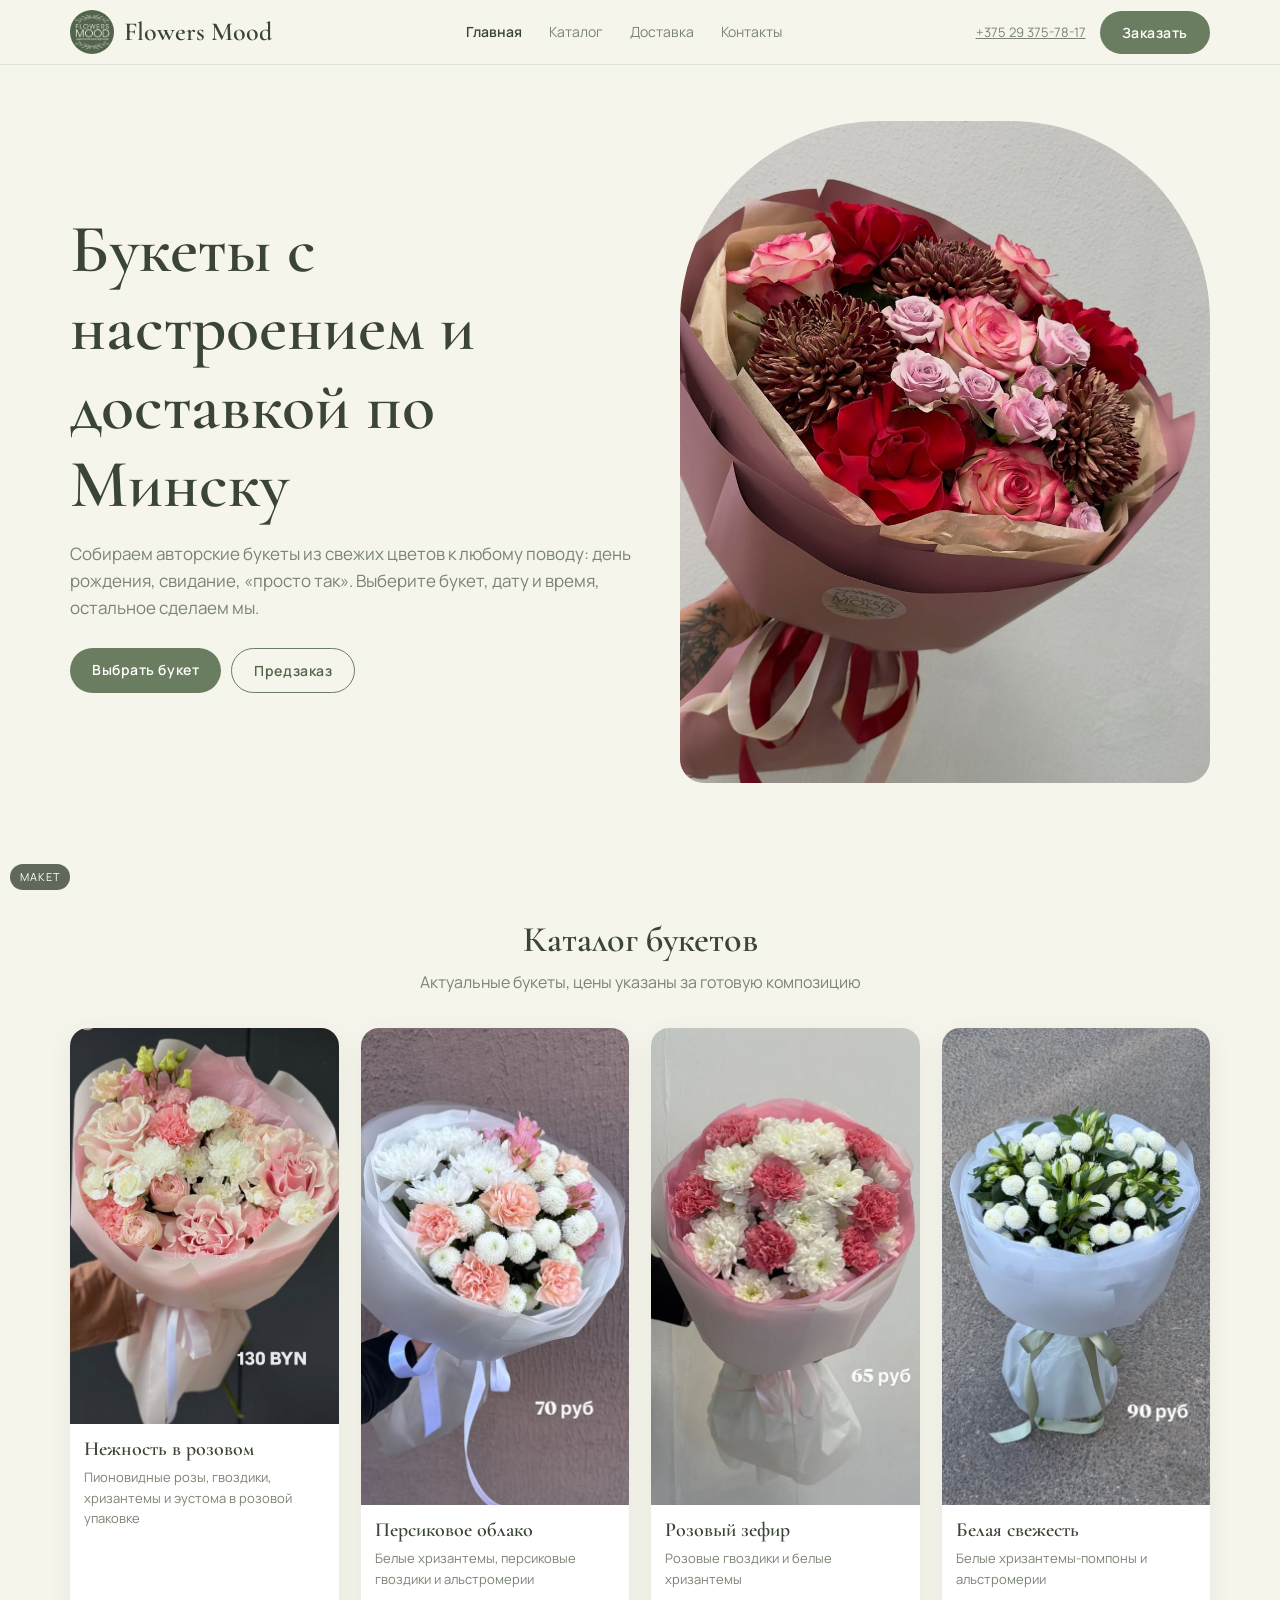
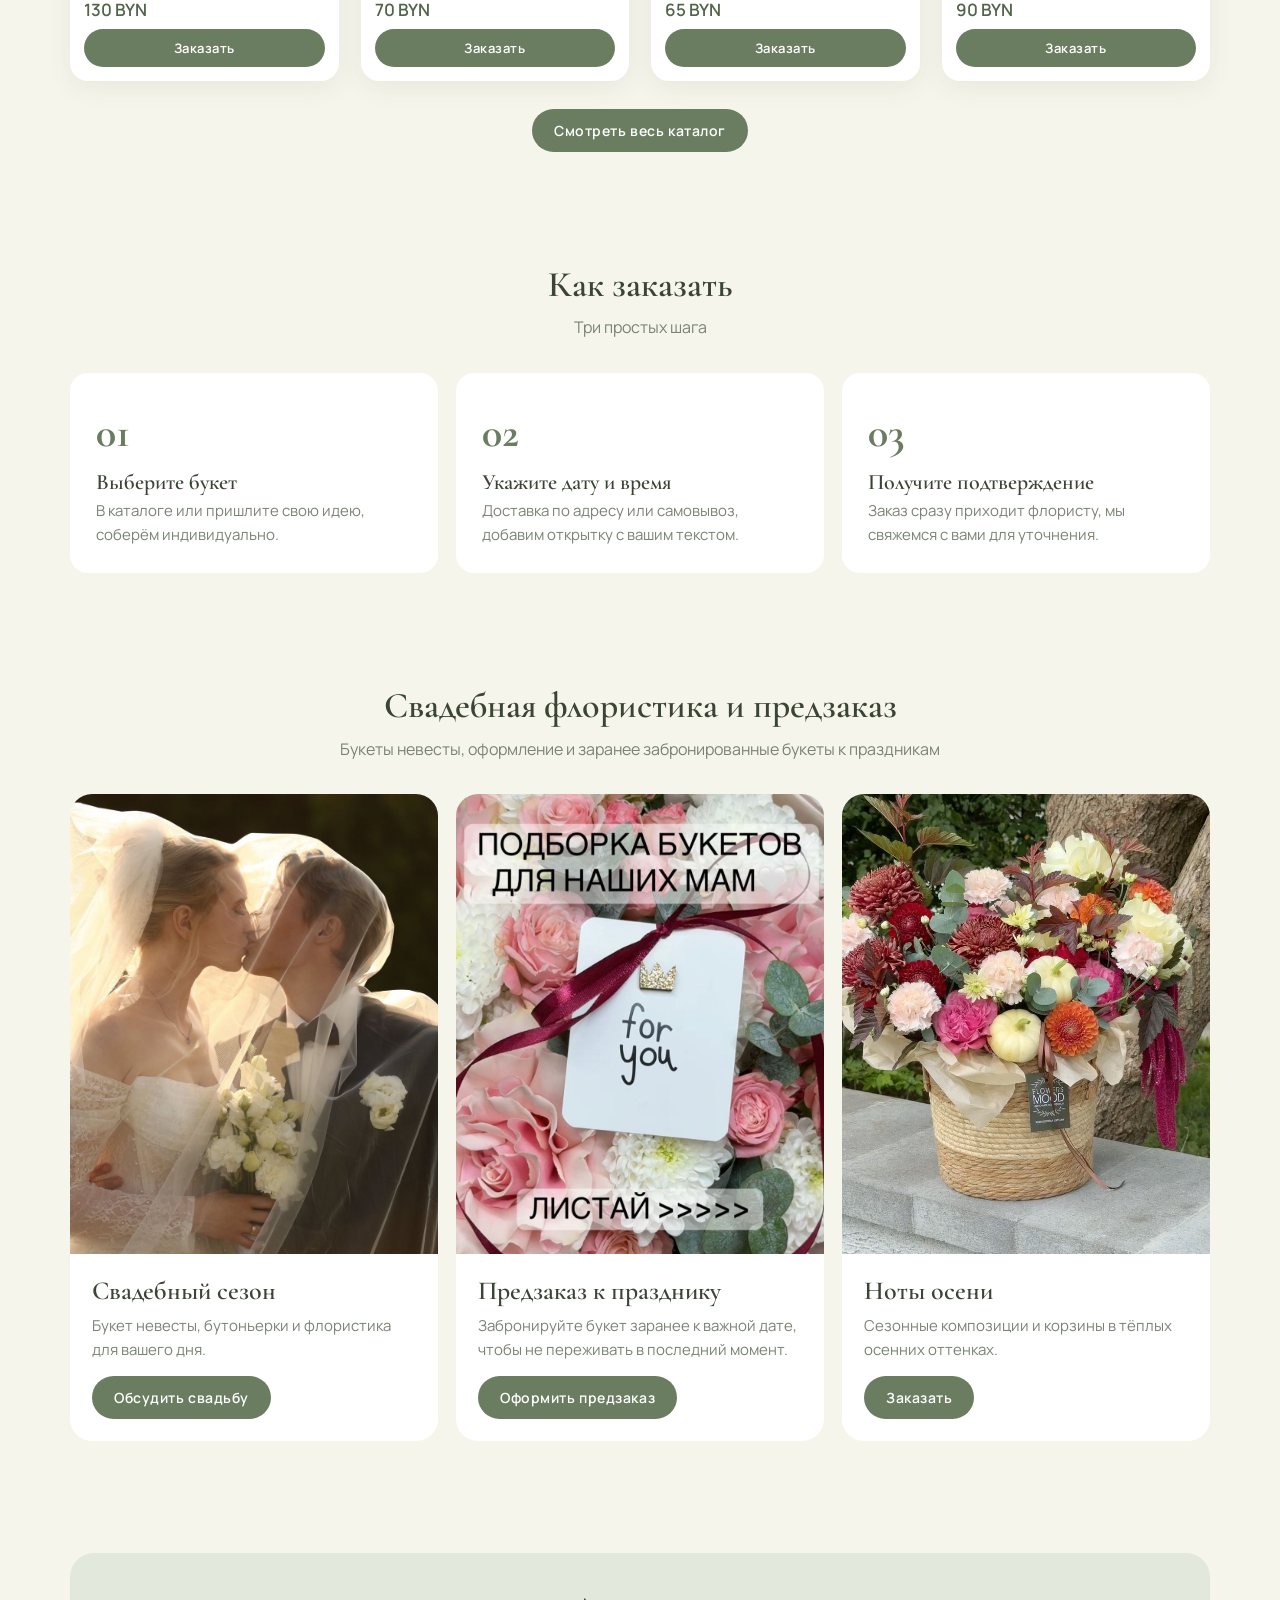
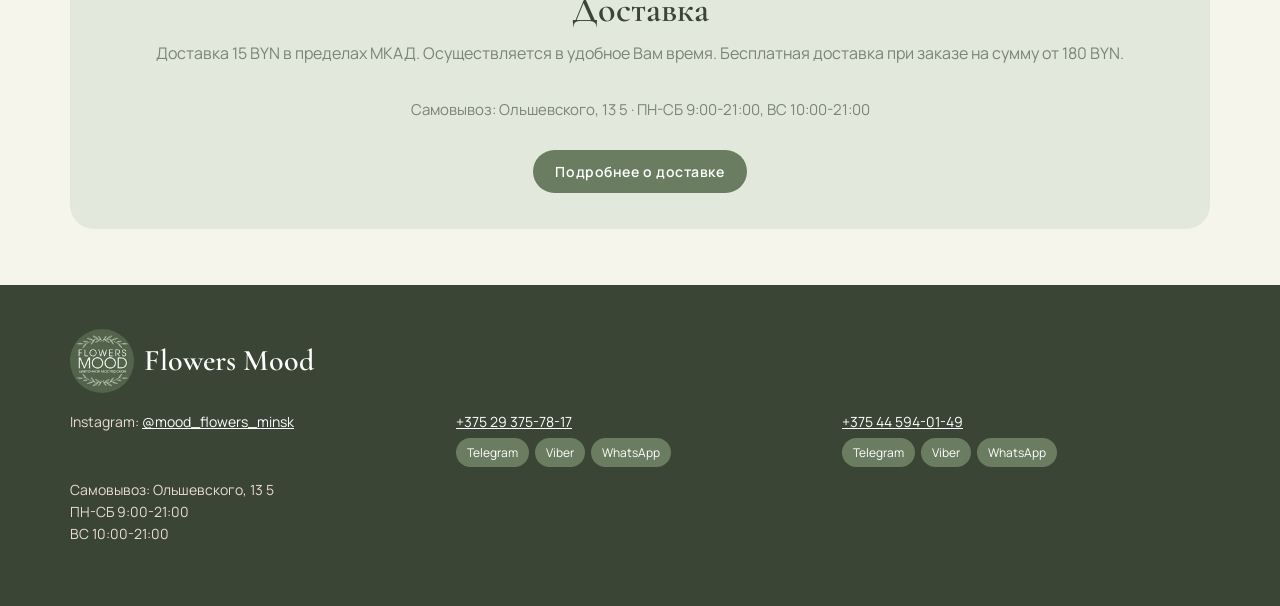
<file: index.html>
<!DOCTYPE html>
<html lang="ru">
<head>
  <meta charset="utf-8">
  <meta name="viewport" content="width=device-width, initial-scale=1">
  <title>Mood Flowers — букеты с доставкой по Минску</title>
  <link href="https://fonts.googleapis.com/css2?family=Cormorant+Garamond:wght@500;600&family=Manrope:wght@400;500;600&display=swap" rel="stylesheet">
  <link rel="stylesheet" href="assets/site.css">
</head>
<body>
<header>
  <div class="wrap">
    <a class="logo" href="index.html"><img src="img/logo.jpg" alt="Flowers Mood"><span>Flowers Mood</span></a>
    <nav id="site-nav" aria-label="Основная навигация">
      <a href="index.html" aria-current="page">Главная</a>
      <a href="catalog.html">Каталог</a>
      <a href="delivery.html">Доставка</a>
      <a href="contacts.html">Контакты</a>
    </nav>
    <div class="header-tools">
      <a class="phone" href="tel:+375293757817">+375 29 375-78-17</a>
      <button class="btn" type="button" onclick="openOrder()">Заказать</button>
      <button class="nav-toggle" type="button" aria-label="Меню" aria-expanded="false" aria-controls="site-nav"><span></span><span></span><span></span></button>
    </div>
  </div>
</header>

<div class="wrap hero">
  <div>
    <h1>Букеты с настроением и доставкой по Минску</h1>
    <p>Собираем авторские букеты из свежих цветов к любому поводу: день рождения, свидание, «просто так». Выберите букет, дату и время, остальное сделаем мы.</p>
    <div class="hero-actions">
      <a class="btn" href="catalog.html">Выбрать букет</a>
      <a class="btn ghost" href="#wedding">Предзаказ</a>
    </div>
  </div>
  <div class="ph"><img src="img/post3_osen.jpg" alt="Осенний букет"></div>
</div>

<section id="catalog">
  <div class="wrap">
    <h2 class="sec-t">Каталог букетов</h2>
    <p class="sec-s">Актуальные букеты, цены указаны за готовую композицию</p>
    <div class="grid grid-4" id="grid" data-limit="4"></div>
    <p class="catalog-more"><a class="btn" href="catalog.html">Смотреть весь каталог</a></p>
  </div>
</section>

<section id="how">
  <div class="wrap">
    <h2 class="sec-t">Как заказать</h2>
    <p class="sec-s">Три простых шага</p>
    <div class="steps">
      <div class="step"><b>01</b><h3>Выберите букет</h3><p>В каталоге или пришлите свою идею, соберём индивидуально.</p></div>
      <div class="step"><b>02</b><h3>Укажите дату и время</h3><p>Доставка по адресу или самовывоз, добавим открытку с вашим текстом.</p></div>
      <div class="step"><b>03</b><h3>Получите подтверждение</h3><p>Заказ сразу приходит флористу, мы свяжемся с вами для уточнения.</p></div>
    </div>
  </div>
</section>

<section id="wedding">
  <div class="wrap">
    <h2 class="sec-t">Свадебная флористика и предзаказ</h2>
    <p class="sec-s">Букеты невесты, оформление и заранее забронированные букеты к праздникам</p>
    <div class="feat">
      <div class="it"><div class="ph"><img src="img/post6_svadebny_sezon.jpg" alt=""></div><div class="t"><h3>Свадебный сезон</h3><p>Букет невесты, бутоньерки и флористика для вашего дня.</p><button class="btn" type="button" onclick="openOrder('Свадебная флористика (консультация)')">Обсудить свадьбу</button></div></div>
      <div class="it"><div class="ph"><img src="img/post2_predzakaz.jpg" alt=""></div><div class="t"><h3>Предзаказ к празднику</h3><p>Забронируйте букет заранее к важной дате, чтобы не переживать в последний момент.</p><button class="btn" type="button" onclick="openOrder('Предзаказ букета')">Оформить предзаказ</button></div></div>
      <div class="it"><div class="ph"><img src="img/post4_noty_oseni.jpg" alt=""></div><div class="t"><h3>Ноты осени</h3><p>Сезонные композиции и корзины в тёплых осенних оттенках.</p><button class="btn" type="button" onclick="openOrder('Осенняя композиция')">Заказать</button></div></div>
    </div>
  </div>
</section>

<section>
  <div class="wrap">
    <div class="deliv">
      <h2 class="sec-t">Доставка</h2>
      <p class="sec-s">Доставка 15 BYN в пределах МКАД. Осуществляется в удобное Вам время. Бесплатная доставка при заказе на сумму от 180 BYN.</p>
      <p class="note">Самовывоз: Ольшевского, 13 5 · ПН-СБ 9:00-21:00, ВС 10:00-21:00</p>
      <p class="catalog-more"><a class="btn" href="delivery.html">Подробнее о доставке</a></p>
    </div>
  </div>
</section>

<footer>
  <div class="wrap">
    <div class="logo"><img src="img/logo.jpg" alt="Flowers Mood"><span>Flowers Mood</span></div>
    <div class="cols">
      <div>Instagram: <a href="https://www.instagram.com/mood_flowers_minsk/" target="_blank" rel="noopener">@mood_flowers_minsk</a><br><br><br>Самовывоз: Ольшевского, 13 5<br>ПН-СБ 9:00-21:00<br>ВС 10:00-21:00</div>
      <div><a href="tel:+375293757817">+375 29 375-78-17</a><div class="ct"><a href="https://t.me/+375293757817" target="_blank">Telegram</a><a href="viber://chat?number=%2B375293757817">Viber</a><a href="https://wa.me/375293757817" target="_blank">WhatsApp</a></div></div>
      <div><a href="tel:+375445940149">+375 44 594-01-49</a><div class="ct"><a href="https://t.me/+375445940149" target="_blank">Telegram</a><a href="viber://chat?number=%2B375445940149">Viber</a><a href="https://wa.me/375445940149" target="_blank">WhatsApp</a></div></div>
    </div>
  </div>
</footer>

<div class="modal" id="m"><div class="box"><button class="x" type="button" onclick="closeOrder()">×</button>
<form id="form"><h3>Оформление заказа</h3>
<label>Букет</label><input id="bq" required>
<div class="row"><div><label>Дата</label><input type="date" id="dt" required></div><div><label>Время</label><select required><option>09:00–12:00</option><option>12:00–15:00</option><option>15:00–18:00</option><option>18:00–21:00</option></select></div></div>
<label>Получение</label><div class="radio"><label><input type="radio" name="dl" value="d" checked> Доставка</label><label><input type="radio" name="dl" value="p"> Самовывоз</label></div>
<div id="zone"><label>Зона доставки</label><select name="zone"><option value="in">В пределах МКАД</option><option value="out">За пределами МКАД</option></select></div><p class="note" id="pick" style="display:none;margin-top:8px">Самовывоз: Ольшевского, 13 5 · ПН-СБ 9:00-21:00, ВС 10:00-21:00</p>
<div id="addr"><label>Адрес доставки</label><input placeholder="Улица, дом, квартира"></div>
<div class="row"><div><label>Ваше имя</label><input required></div><div><label>Телефон</label><input type="tel" required placeholder="+375"></div></div>
<label>Текст открытки</label><textarea rows="2" placeholder="Необязательно"></textarea>
<div class="sum" id="sum"></div><button class="btn" style="width:100%;margin-top:18px">Отправить заказ</button></form>
<div class="ok" id="ok"><div class="ic">✿</div><h3>Заказ принят, мы свяжемся с вами</h3><p class="note">Спасибо! Флорист уже видит ваш заказ.</p>
<div class="tg">✈ Заказ мгновенно приходит в Telegram магазина (в макете симуляция, данные никуда не отправляются)</div>
<button class="btn ghost" type="button" style="margin-top:16px" onclick="closeOrder()">Закрыть</button></div></div></div>
<div class="mk">Макет</div>
<script src="assets/site.js"></script>
</body>
</html>
</file>
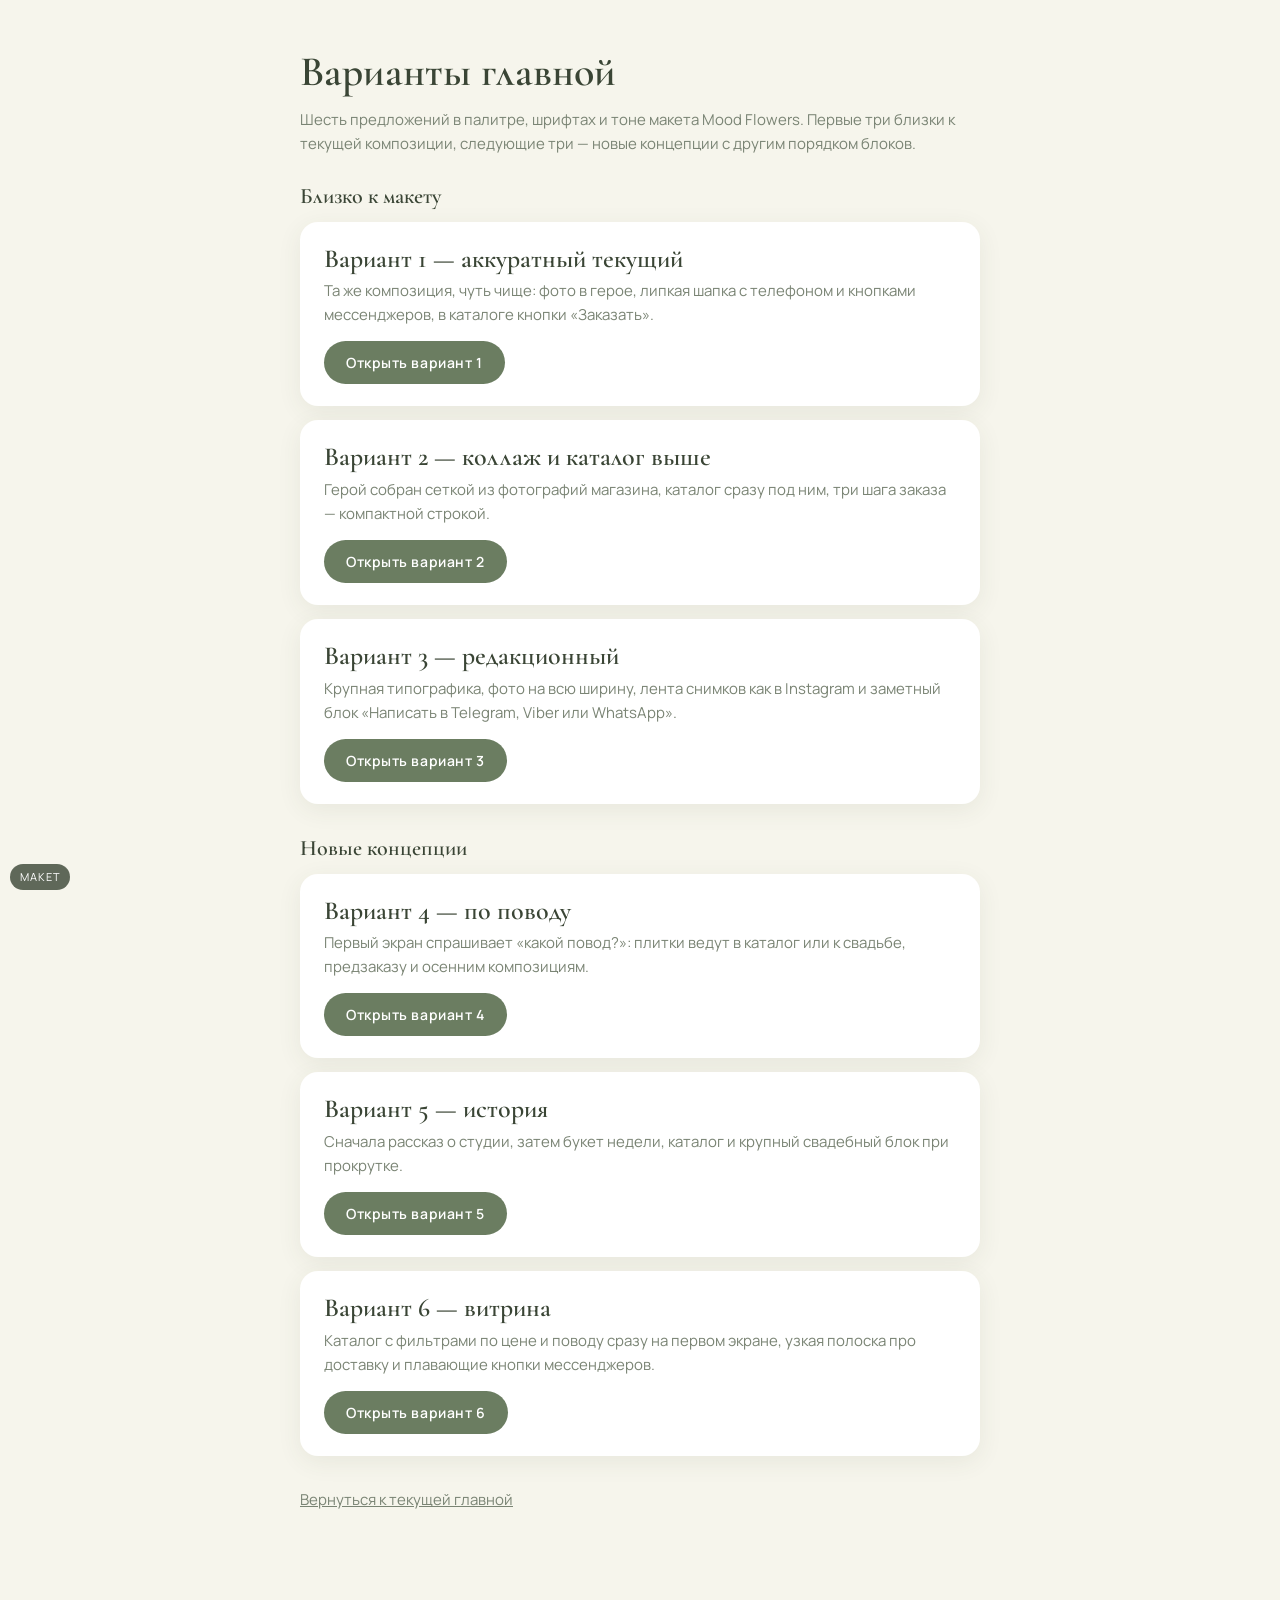
<file: variants/index.html>
<!-- Страница выбора шести вариантов главной Mood Flowers: три близких к макету и три новых концепции в том же стиле. -->
<!DOCTYPE html>
<html lang="ru">
<head>
  <meta charset="utf-8">
  <meta name="viewport" content="width=device-width, initial-scale=1">
  <title>Варианты главной — Mood Flowers</title>
  <link href="https://fonts.googleapis.com/css2?family=Cormorant+Garamond:wght@500;600&family=Manrope:wght@400;500;600&display=swap" rel="stylesheet">
  <link rel="stylesheet" href="../assets/site.css">
  <link rel="stylesheet" href="variants.css">
  <style>
    .chooser{max-width:720px;padding:48px 20px 80px}
    .chooser h1{font-size:42px;margin-bottom:12px}
    .chooser .lead{color:var(--muted);margin-bottom:28px}
    .chooser h2.group{font-size:22px;margin:8px 0 12px}
    .chooser ol{list-style:none;display:grid;gap:14px;margin-bottom:32px}
    .chooser li{background:#fff;border-radius:18px;padding:22px 24px;box-shadow:0 6px 24px rgba(60,80,50,.08)}
    .chooser h3{font-size:26px;margin-bottom:6px;font-family:"Cormorant Garamond",Georgia,serif}
    .chooser p{color:var(--muted);font-size:15px;margin-bottom:14px}
    .back{margin-top:8px}
  </style>
</head>
<body>
  <div class="wrap chooser">
    <h1>Варианты главной</h1>
    <p class="lead">Шесть предложений в палитре, шрифтах и тоне макета Mood Flowers. Первые три близки к текущей композиции, следующие три — новые концепции с другим порядком блоков.</p>
    <h2 class="group">Близко к макету</h2>
    <ol>
      <li>
        <h3>Вариант 1 — аккуратный текущий</h3>
        <p>Та же композиция, чуть чище: фото в герое, липкая шапка с телефоном и кнопками мессенджеров, в каталоге кнопки «Заказать».</p>
        <a class="btn" href="v1.html">Открыть вариант 1</a>
      </li>
      <li>
        <h3>Вариант 2 — коллаж и каталог выше</h3>
        <p>Герой собран сеткой из фотографий магазина, каталог сразу под ним, три шага заказа — компактной строкой.</p>
        <a class="btn" href="v2.html">Открыть вариант 2</a>
      </li>
      <li>
        <h3>Вариант 3 — редакционный</h3>
        <p>Крупная типографика, фото на всю ширину, лента снимков как в Instagram и заметный блок «Написать в Telegram, Viber или WhatsApp».</p>
        <a class="btn" href="v3.html">Открыть вариант 3</a>
      </li>
    </ol>
    <h2 class="group">Новые концепции</h2>
    <ol>
      <li>
        <h3>Вариант 4 — по поводу</h3>
        <p>Первый экран спрашивает «какой повод?»: плитки ведут в каталог или к свадьбе, предзаказу и осенним композициям.</p>
        <a class="btn" href="v4.html">Открыть вариант 4</a>
      </li>
      <li>
        <h3>Вариант 5 — история</h3>
        <p>Сначала рассказ о студии, затем букет недели, каталог и крупный свадебный блок при прокрутке.</p>
        <a class="btn" href="v5.html">Открыть вариант 5</a>
      </li>
      <li>
        <h3>Вариант 6 — витрина</h3>
        <p>Каталог с фильтрами по цене и поводу сразу на первом экране, узкая полоска про доставку и плавающие кнопки мессенджеров.</p>
        <a class="btn" href="v6.html">Открыть вариант 6</a>
      </li>
    </ol>
    <p class="back"><a href="../index.html">Вернуться к текущей главной</a></p>
  </div>
  <div class="mk">Макет</div>
</body>
</html>
</file>
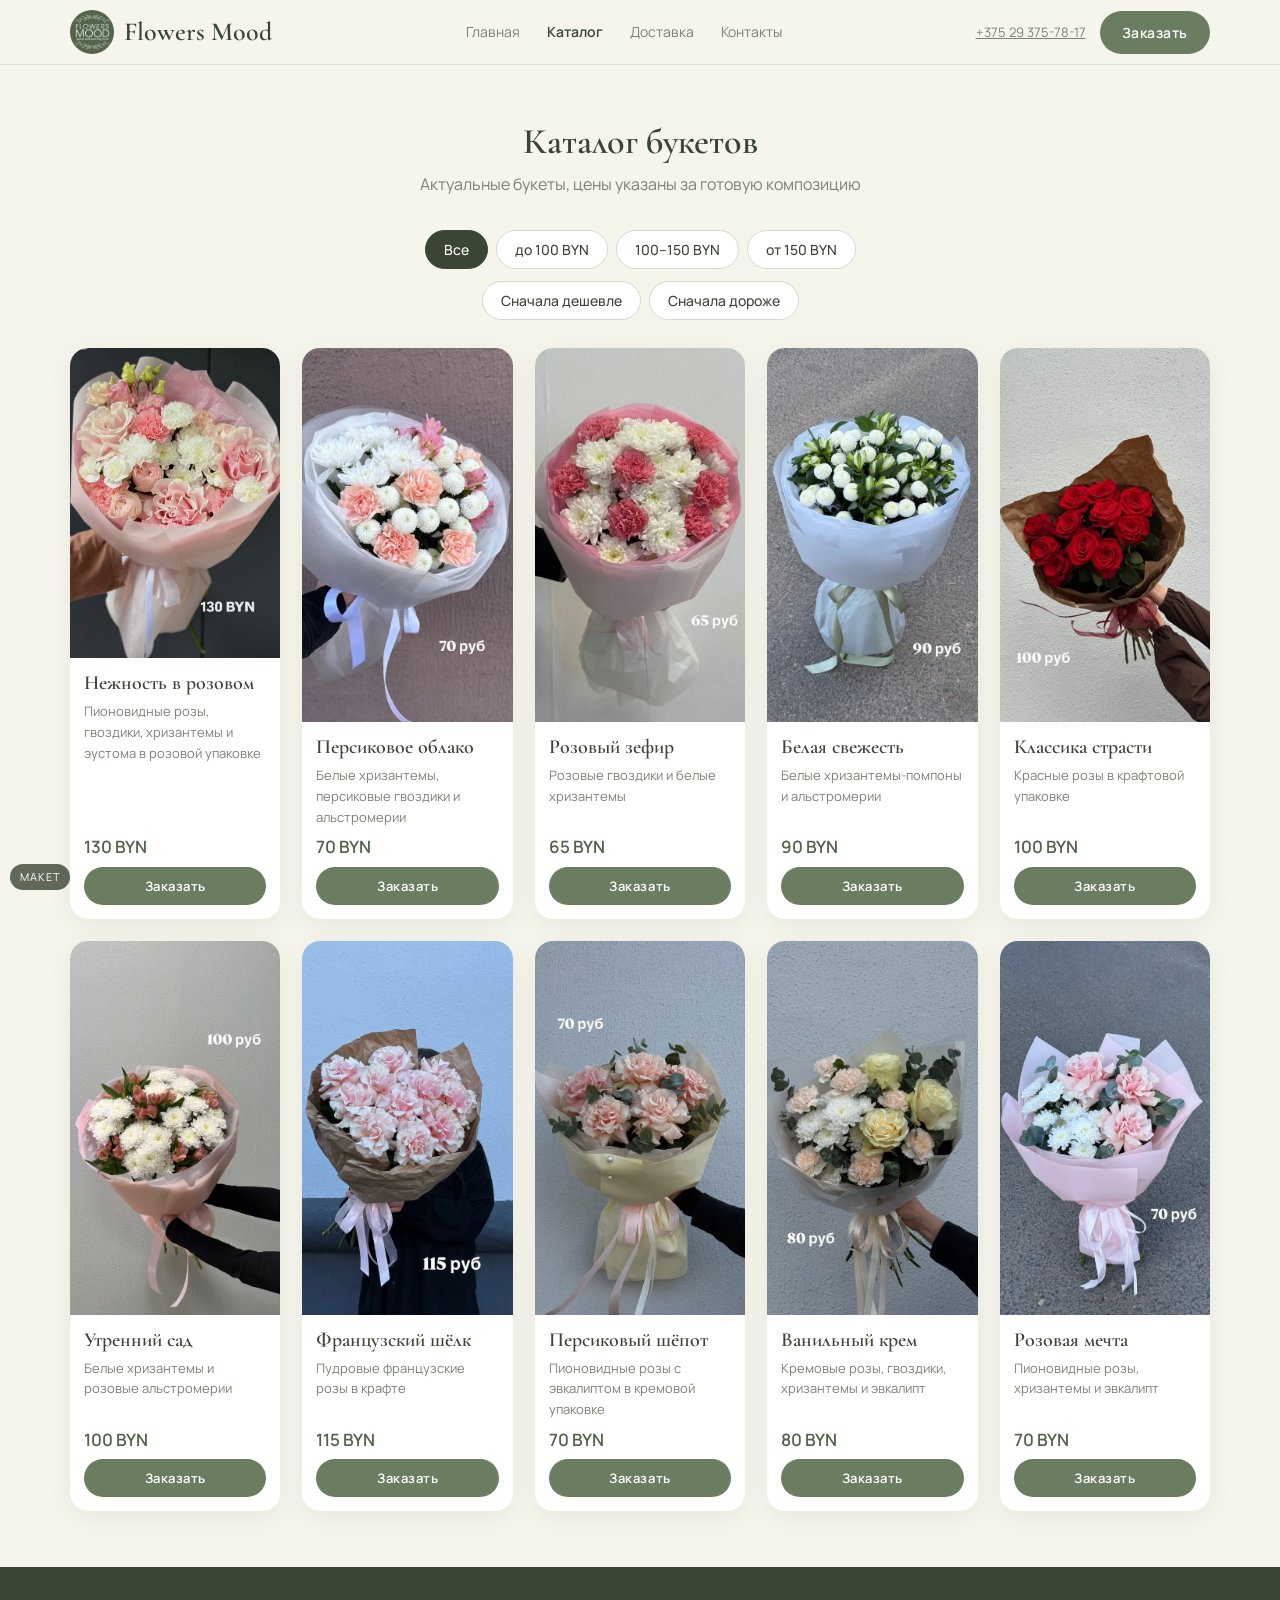
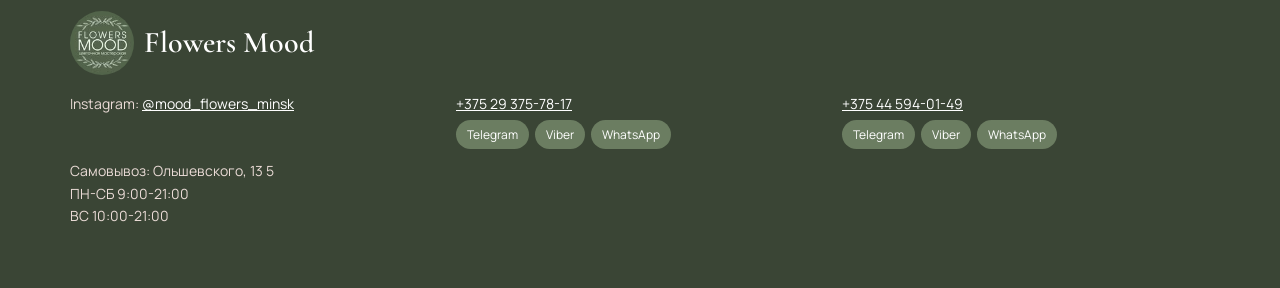
<file: catalog.html>
<!DOCTYPE html>
<html lang="ru">
<head>
  <meta charset="utf-8">
  <meta name="viewport" content="width=device-width, initial-scale=1">
  <title>Каталог — Mood Flowers</title>
  <link href="https://fonts.googleapis.com/css2?family=Cormorant+Garamond:wght@500;600&family=Manrope:wght@400;500;600&display=swap" rel="stylesheet">
  <link rel="stylesheet" href="assets/site.css">
</head>
<body>
<header>
  <div class="wrap">
    <a class="logo" href="index.html"><img src="img/logo.jpg" alt="Flowers Mood"><span>Flowers Mood</span></a>
    <nav id="site-nav" aria-label="Основная навигация">
      <a href="index.html">Главная</a>
      <a href="catalog.html" aria-current="page">Каталог</a>
      <a href="delivery.html">Доставка</a>
      <a href="contacts.html">Контакты</a>
    </nav>
    <div class="header-tools">
      <a class="phone" href="tel:+375293757817">+375 29 375-78-17</a>
      <button class="btn" type="button" onclick="openOrder()">Заказать</button>
      <button class="nav-toggle" type="button" aria-label="Меню" aria-expanded="false" aria-controls="site-nav"><span></span><span></span><span></span></button>
    </div>
  </div>
</header>

<section id="catalog">
  <div class="wrap">
    <h1 class="sec-t">Каталог букетов</h1>
    <p class="sec-s">Актуальные букеты, цены указаны за готовую композицию</p>
    <div class="toolbar">
      <div class="filters" id="f">
        <button class="on" type="button" data-f="all">Все</button>
        <button type="button" data-f="lo">до 100 BYN</button>
        <button type="button" data-f="mid">100–150 BYN</button>
        <button type="button" data-f="hi">от 150 BYN</button>
      </div>
      <div class="filters" id="sort" aria-label="Сортировка">
        <button type="button" data-s="asc">Сначала дешевле</button>
        <button type="button" data-s="desc">Сначала дороже</button>
      </div>
    </div>
    <div class="grid" id="grid"></div>
    <p class="empty" id="empty">В этой категории букетов пока нет. Напишите нам, соберём под ваш бюджет.</p>
  </div>
</section>

<footer>
  <div class="wrap">
    <div class="logo"><img src="img/logo.jpg" alt="Flowers Mood"><span>Flowers Mood</span></div>
    <div class="cols">
      <div>Instagram: <a href="https://www.instagram.com/mood_flowers_minsk/" target="_blank" rel="noopener">@mood_flowers_minsk</a><br><br><br>Самовывоз: Ольшевского, 13 5<br>ПН-СБ 9:00-21:00<br>ВС 10:00-21:00</div>
      <div><a href="tel:+375293757817">+375 29 375-78-17</a><div class="ct"><a href="https://t.me/+375293757817" target="_blank">Telegram</a><a href="viber://chat?number=%2B375293757817">Viber</a><a href="https://wa.me/375293757817" target="_blank">WhatsApp</a></div></div>
      <div><a href="tel:+375445940149">+375 44 594-01-49</a><div class="ct"><a href="https://t.me/+375445940149" target="_blank">Telegram</a><a href="viber://chat?number=%2B375445940149">Viber</a><a href="https://wa.me/375445940149" target="_blank">WhatsApp</a></div></div>
    </div>
  </div>
</footer>

<div class="modal" id="m"><div class="box"><button class="x" type="button" onclick="closeOrder()">×</button>
<form id="form"><h3>Оформление заказа</h3>
<label>Букет</label><input id="bq" required>
<div class="row"><div><label>Дата</label><input type="date" id="dt" required></div><div><label>Время</label><select required><option>09:00–12:00</option><option>12:00–15:00</option><option>15:00–18:00</option><option>18:00–21:00</option></select></div></div>
<label>Получение</label><div class="radio"><label><input type="radio" name="dl" value="d" checked> Доставка</label><label><input type="radio" name="dl" value="p"> Самовывоз</label></div>
<div id="zone"><label>Зона доставки</label><select name="zone"><option value="in">В пределах МКАД</option><option value="out">За пределами МКАД</option></select></div><p class="note" id="pick" style="display:none;margin-top:8px">Самовывоз: Ольшевского, 13 5 · ПН-СБ 9:00-21:00, ВС 10:00-21:00</p>
<div id="addr"><label>Адрес доставки</label><input placeholder="Улица, дом, квартира"></div>
<div class="row"><div><label>Ваше имя</label><input required></div><div><label>Телефон</label><input type="tel" required placeholder="+375"></div></div>
<label>Текст открытки</label><textarea rows="2" placeholder="Необязательно"></textarea>
<div class="sum" id="sum"></div><button class="btn" style="width:100%;margin-top:18px">Отправить заказ</button></form>
<div class="ok" id="ok"><div class="ic">✿</div><h3>Заказ принят, мы свяжемся с вами</h3><p class="note">Спасибо! Флорист уже видит ваш заказ.</p>
<div class="tg">✈ Заказ мгновенно приходит в Telegram магазина (в макете симуляция, данные никуда не отправляются)</div>
<button class="btn ghost" type="button" style="margin-top:16px" onclick="closeOrder()">Закрыть</button></div></div></div>
<div class="mk">Макет</div>
<script src="assets/site.js"></script>
</body>
</html>
</file>
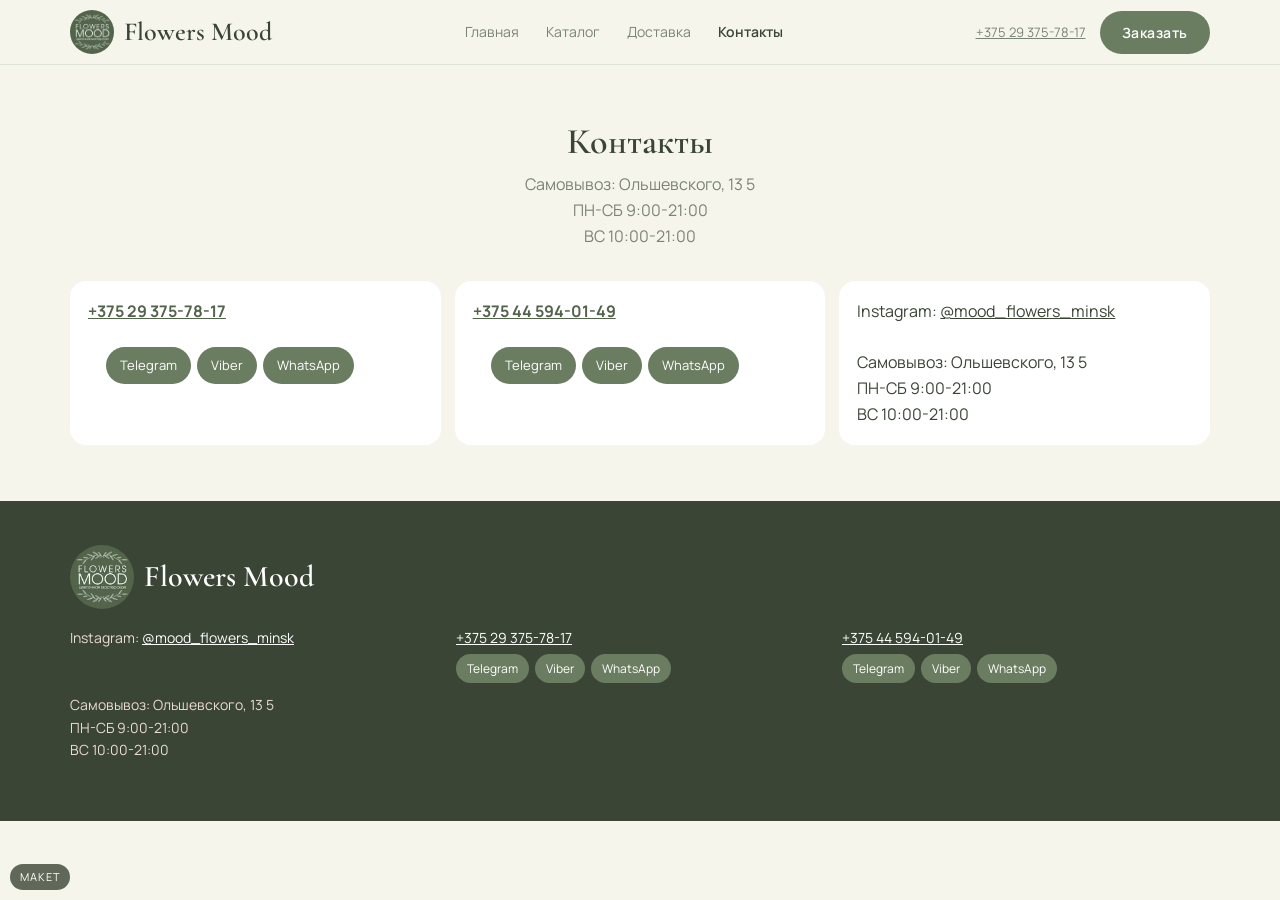
<file: contacts.html>
<!DOCTYPE html>
<html lang="ru">
<head>
  <meta charset="utf-8">
  <meta name="viewport" content="width=device-width, initial-scale=1">
  <title>Контакты — Mood Flowers</title>
  <link href="https://fonts.googleapis.com/css2?family=Cormorant+Garamond:wght@500;600&family=Manrope:wght@400;500;600&display=swap" rel="stylesheet">
  <link rel="stylesheet" href="assets/site.css">
</head>
<body>
<header>
  <div class="wrap">
    <a class="logo" href="index.html"><img src="img/logo.jpg" alt="Flowers Mood"><span>Flowers Mood</span></a>
    <nav id="site-nav" aria-label="Основная навигация">
      <a href="index.html">Главная</a>
      <a href="catalog.html">Каталог</a>
      <a href="delivery.html">Доставка</a>
      <a href="contacts.html" aria-current="page">Контакты</a>
    </nav>
    <div class="header-tools">
      <a class="phone" href="tel:+375293757817">+375 29 375-78-17</a>
      <button class="btn" type="button" onclick="openOrder()">Заказать</button>
      <button class="nav-toggle" type="button" aria-label="Меню" aria-expanded="false" aria-controls="site-nav"><span></span><span></span><span></span></button>
    </div>
  </div>
</header>

<section class="contact-page">
  <div class="wrap">
    <h1 class="sec-t">Контакты</h1>
    <p class="sec-s">Самовывоз: Ольшевского, 13 5<br>ПН-СБ 9:00-21:00<br>ВС 10:00-21:00</p>
    <div class="dgrid">
      <div>
        <b><a href="tel:+375293757817">+375 29 375-78-17</a></b>
        <div class="ct"><a href="https://t.me/+375293757817" target="_blank">Telegram</a><a href="viber://chat?number=%2B375293757817">Viber</a><a href="https://wa.me/375293757817" target="_blank">WhatsApp</a></div>
      </div>
      <div>
        <b><a href="tel:+375445940149">+375 44 594-01-49</a></b>
        <div class="ct"><a href="https://t.me/+375445940149" target="_blank">Telegram</a><a href="viber://chat?number=%2B375445940149">Viber</a><a href="https://wa.me/375445940149" target="_blank">WhatsApp</a></div>
      </div>
      <div>
        Instagram: <a href="https://www.instagram.com/mood_flowers_minsk/" target="_blank" rel="noopener">@mood_flowers_minsk</a><br><br>
        Самовывоз: Ольшевского, 13 5<br>
        ПН-СБ 9:00-21:00<br>
        ВС 10:00-21:00
      </div>
    </div>
  </div>
</section>

<footer>
  <div class="wrap">
    <div class="logo"><img src="img/logo.jpg" alt="Flowers Mood"><span>Flowers Mood</span></div>
    <div class="cols">
      <div>Instagram: <a href="https://www.instagram.com/mood_flowers_minsk/" target="_blank" rel="noopener">@mood_flowers_minsk</a><br><br><br>Самовывоз: Ольшевского, 13 5<br>ПН-СБ 9:00-21:00<br>ВС 10:00-21:00</div>
      <div><a href="tel:+375293757817">+375 29 375-78-17</a><div class="ct"><a href="https://t.me/+375293757817" target="_blank">Telegram</a><a href="viber://chat?number=%2B375293757817">Viber</a><a href="https://wa.me/375293757817" target="_blank">WhatsApp</a></div></div>
      <div><a href="tel:+375445940149">+375 44 594-01-49</a><div class="ct"><a href="https://t.me/+375445940149" target="_blank">Telegram</a><a href="viber://chat?number=%2B375445940149">Viber</a><a href="https://wa.me/375445940149" target="_blank">WhatsApp</a></div></div>
    </div>
  </div>
</footer>

<div class="modal" id="m"><div class="box"><button class="x" type="button" onclick="closeOrder()">×</button>
<form id="form"><h3>Оформление заказа</h3>
<label>Букет</label><input id="bq" required>
<div class="row"><div><label>Дата</label><input type="date" id="dt" required></div><div><label>Время</label><select required><option>09:00–12:00</option><option>12:00–15:00</option><option>15:00–18:00</option><option>18:00–21:00</option></select></div></div>
<label>Получение</label><div class="radio"><label><input type="radio" name="dl" value="d" checked> Доставка</label><label><input type="radio" name="dl" value="p"> Самовывоз</label></div>
<div id="zone"><label>Зона доставки</label><select name="zone"><option value="in">В пределах МКАД</option><option value="out">За пределами МКАД</option></select></div><p class="note" id="pick" style="display:none;margin-top:8px">Самовывоз: Ольшевского, 13 5 · ПН-СБ 9:00-21:00, ВС 10:00-21:00</p>
<div id="addr"><label>Адрес доставки</label><input placeholder="Улица, дом, квартира"></div>
<div class="row"><div><label>Ваше имя</label><input required></div><div><label>Телефон</label><input type="tel" required placeholder="+375"></div></div>
<label>Текст открытки</label><textarea rows="2" placeholder="Необязательно"></textarea>
<div class="sum" id="sum"></div><button class="btn" style="width:100%;margin-top:18px">Отправить заказ</button></form>
<div class="ok" id="ok"><div class="ic">✿</div><h3>Заказ принят, мы свяжемся с вами</h3><p class="note">Спасибо! Флорист уже видит ваш заказ.</p>
<div class="tg">✈ Заказ мгновенно приходит в Telegram магазина (в макете симуляция, данные никуда не отправляются)</div>
<button class="btn ghost" type="button" style="margin-top:16px" onclick="closeOrder()">Закрыть</button></div></div></div>
<div class="mk">Макет</div>
<script src="assets/site.js"></script>
</body>
</html>
</file>
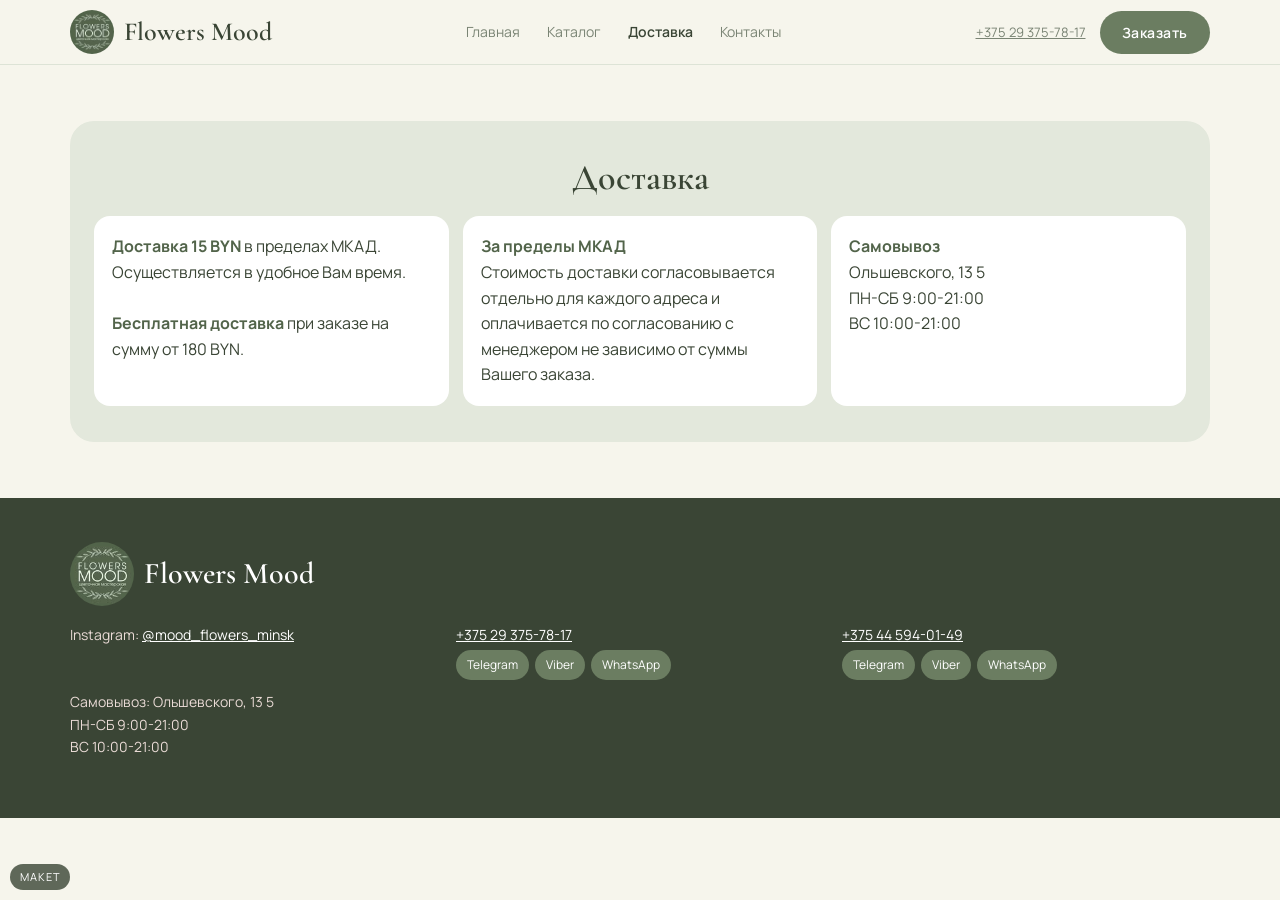
<file: delivery.html>
<!DOCTYPE html>
<html lang="ru">
<head>
  <meta charset="utf-8">
  <meta name="viewport" content="width=device-width, initial-scale=1">
  <title>Доставка — Mood Flowers</title>
  <link href="https://fonts.googleapis.com/css2?family=Cormorant+Garamond:wght@500;600&family=Manrope:wght@400;500;600&display=swap" rel="stylesheet">
  <link rel="stylesheet" href="assets/site.css">
</head>
<body>
<header>
  <div class="wrap">
    <a class="logo" href="index.html"><img src="img/logo.jpg" alt="Flowers Mood"><span>Flowers Mood</span></a>
    <nav id="site-nav" aria-label="Основная навигация">
      <a href="index.html">Главная</a>
      <a href="catalog.html">Каталог</a>
      <a href="delivery.html" aria-current="page">Доставка</a>
      <a href="contacts.html">Контакты</a>
    </nav>
    <div class="header-tools">
      <a class="phone" href="tel:+375293757817">+375 29 375-78-17</a>
      <button class="btn" type="button" onclick="openOrder()">Заказать</button>
      <button class="nav-toggle" type="button" aria-label="Меню" aria-expanded="false" aria-controls="site-nav"><span></span><span></span><span></span></button>
    </div>
  </div>
</header>

<section id="delivery">
  <div class="wrap">
    <div class="deliv">
      <h1 class="sec-t">Доставка</h1>
      <div class="dgrid">
        <div><b>Доставка 15 BYN</b> в пределах МКАД.<br>Осуществляется в удобное Вам время.<br><br><b>Бесплатная доставка</b> при заказе на сумму от 180 BYN.</div>
        <div><b>За пределы МКАД</b><br>Стоимость доставки согласовывается отдельно для каждого адреса и оплачивается по согласованию с менеджером не зависимо от суммы Вашего заказа.</div>
        <div><b>Самовывоз</b><br>Ольшевского, 13 5<br>ПН-СБ 9:00-21:00<br>ВС 10:00-21:00</div>
      </div>
    </div>
  </div>
</section>

<footer>
  <div class="wrap">
    <div class="logo"><img src="img/logo.jpg" alt="Flowers Mood"><span>Flowers Mood</span></div>
    <div class="cols">
      <div>Instagram: <a href="https://www.instagram.com/mood_flowers_minsk/" target="_blank" rel="noopener">@mood_flowers_minsk</a><br><br><br>Самовывоз: Ольшевского, 13 5<br>ПН-СБ 9:00-21:00<br>ВС 10:00-21:00</div>
      <div><a href="tel:+375293757817">+375 29 375-78-17</a><div class="ct"><a href="https://t.me/+375293757817" target="_blank">Telegram</a><a href="viber://chat?number=%2B375293757817">Viber</a><a href="https://wa.me/375293757817" target="_blank">WhatsApp</a></div></div>
      <div><a href="tel:+375445940149">+375 44 594-01-49</a><div class="ct"><a href="https://t.me/+375445940149" target="_blank">Telegram</a><a href="viber://chat?number=%2B375445940149">Viber</a><a href="https://wa.me/375445940149" target="_blank">WhatsApp</a></div></div>
    </div>
  </div>
</footer>

<div class="modal" id="m"><div class="box"><button class="x" type="button" onclick="closeOrder()">×</button>
<form id="form"><h3>Оформление заказа</h3>
<label>Букет</label><input id="bq" required>
<div class="row"><div><label>Дата</label><input type="date" id="dt" required></div><div><label>Время</label><select required><option>09:00–12:00</option><option>12:00–15:00</option><option>15:00–18:00</option><option>18:00–21:00</option></select></div></div>
<label>Получение</label><div class="radio"><label><input type="radio" name="dl" value="d" checked> Доставка</label><label><input type="radio" name="dl" value="p"> Самовывоз</label></div>
<div id="zone"><label>Зона доставки</label><select name="zone"><option value="in">В пределах МКАД</option><option value="out">За пределами МКАД</option></select></div><p class="note" id="pick" style="display:none;margin-top:8px">Самовывоз: Ольшевского, 13 5 · ПН-СБ 9:00-21:00, ВС 10:00-21:00</p>
<div id="addr"><label>Адрес доставки</label><input placeholder="Улица, дом, квартира"></div>
<div class="row"><div><label>Ваше имя</label><input required></div><div><label>Телефон</label><input type="tel" required placeholder="+375"></div></div>
<label>Текст открытки</label><textarea rows="2" placeholder="Необязательно"></textarea>
<div class="sum" id="sum"></div><button class="btn" style="width:100%;margin-top:18px">Отправить заказ</button></form>
<div class="ok" id="ok"><div class="ic">✿</div><h3>Заказ принят, мы свяжемся с вами</h3><p class="note">Спасибо! Флорист уже видит ваш заказ.</p>
<div class="tg">✈ Заказ мгновенно приходит в Telegram магазина (в макете симуляция, данные никуда не отправляются)</div>
<button class="btn ghost" type="button" style="margin-top:16px" onclick="closeOrder()">Закрыть</button></div></div></div>
<div class="mk">Макет</div>
<script src="assets/site.js"></script>
</body>
</html>
</file>
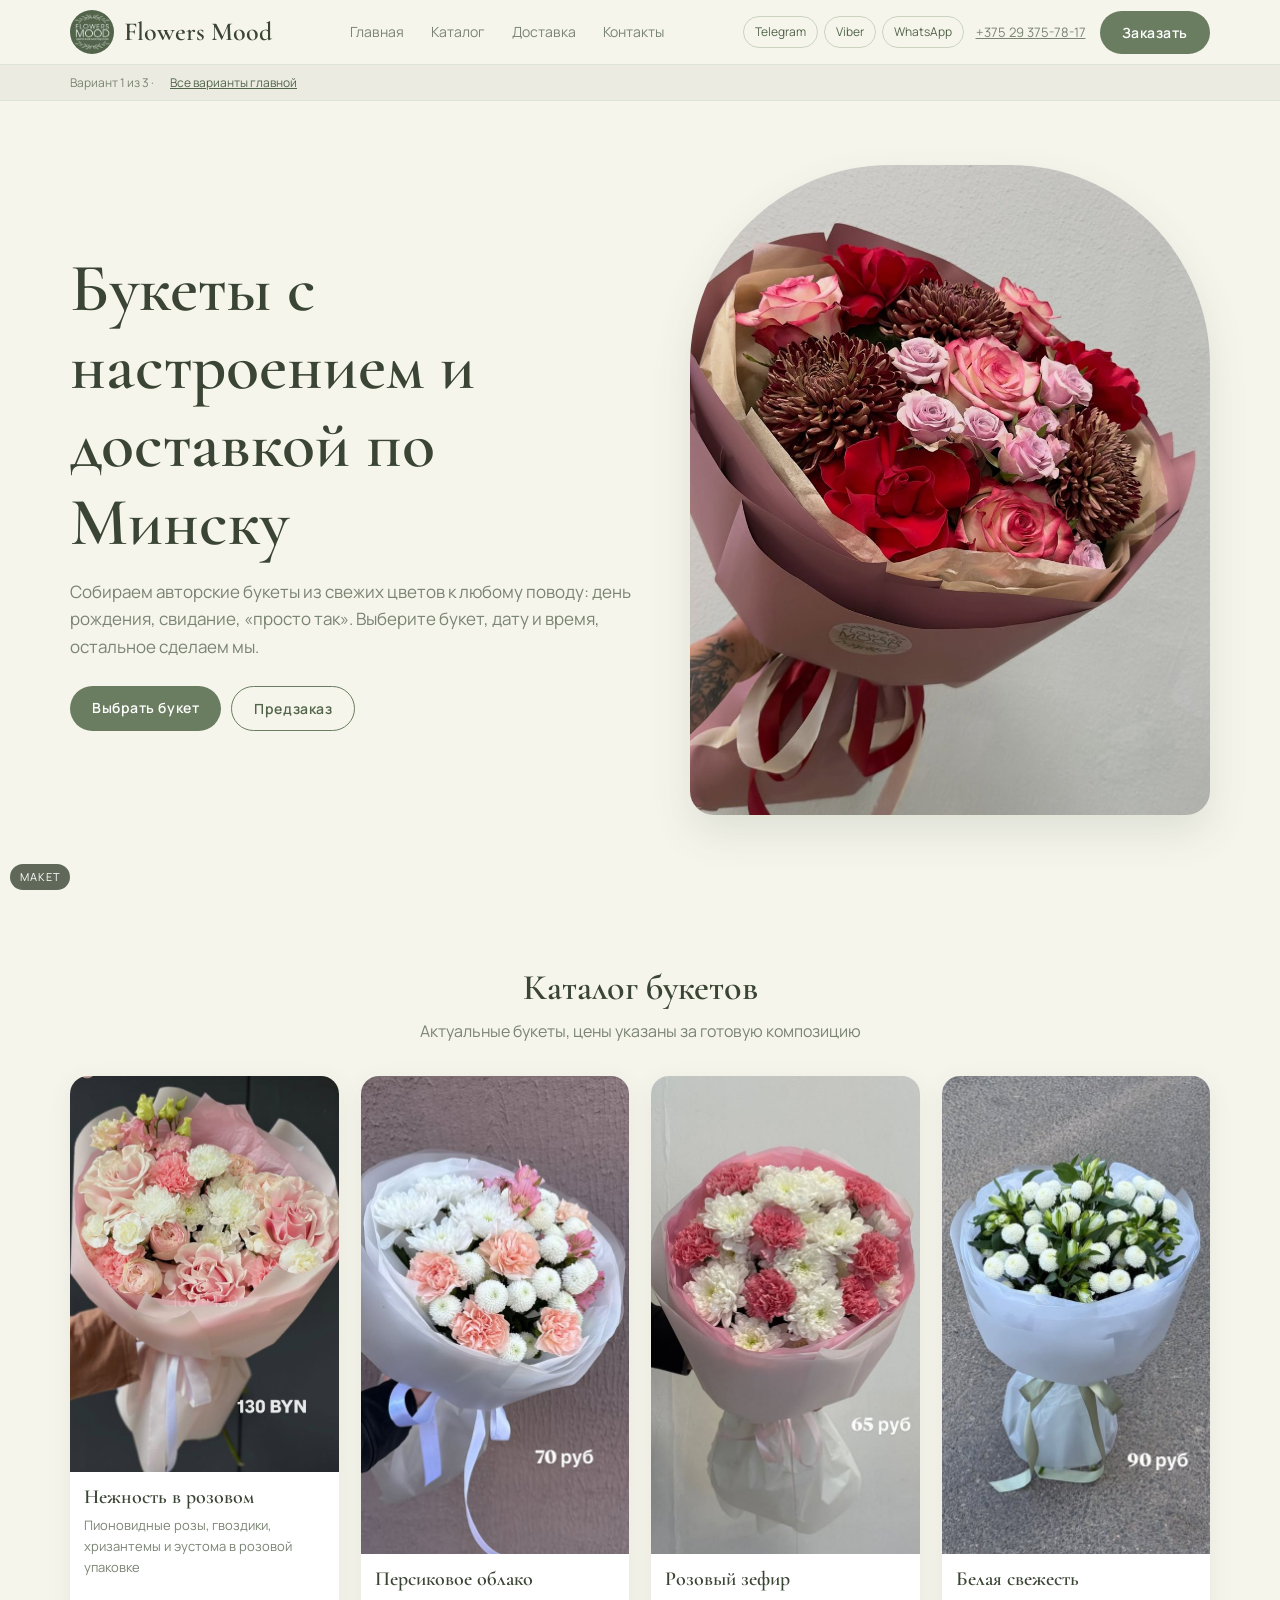
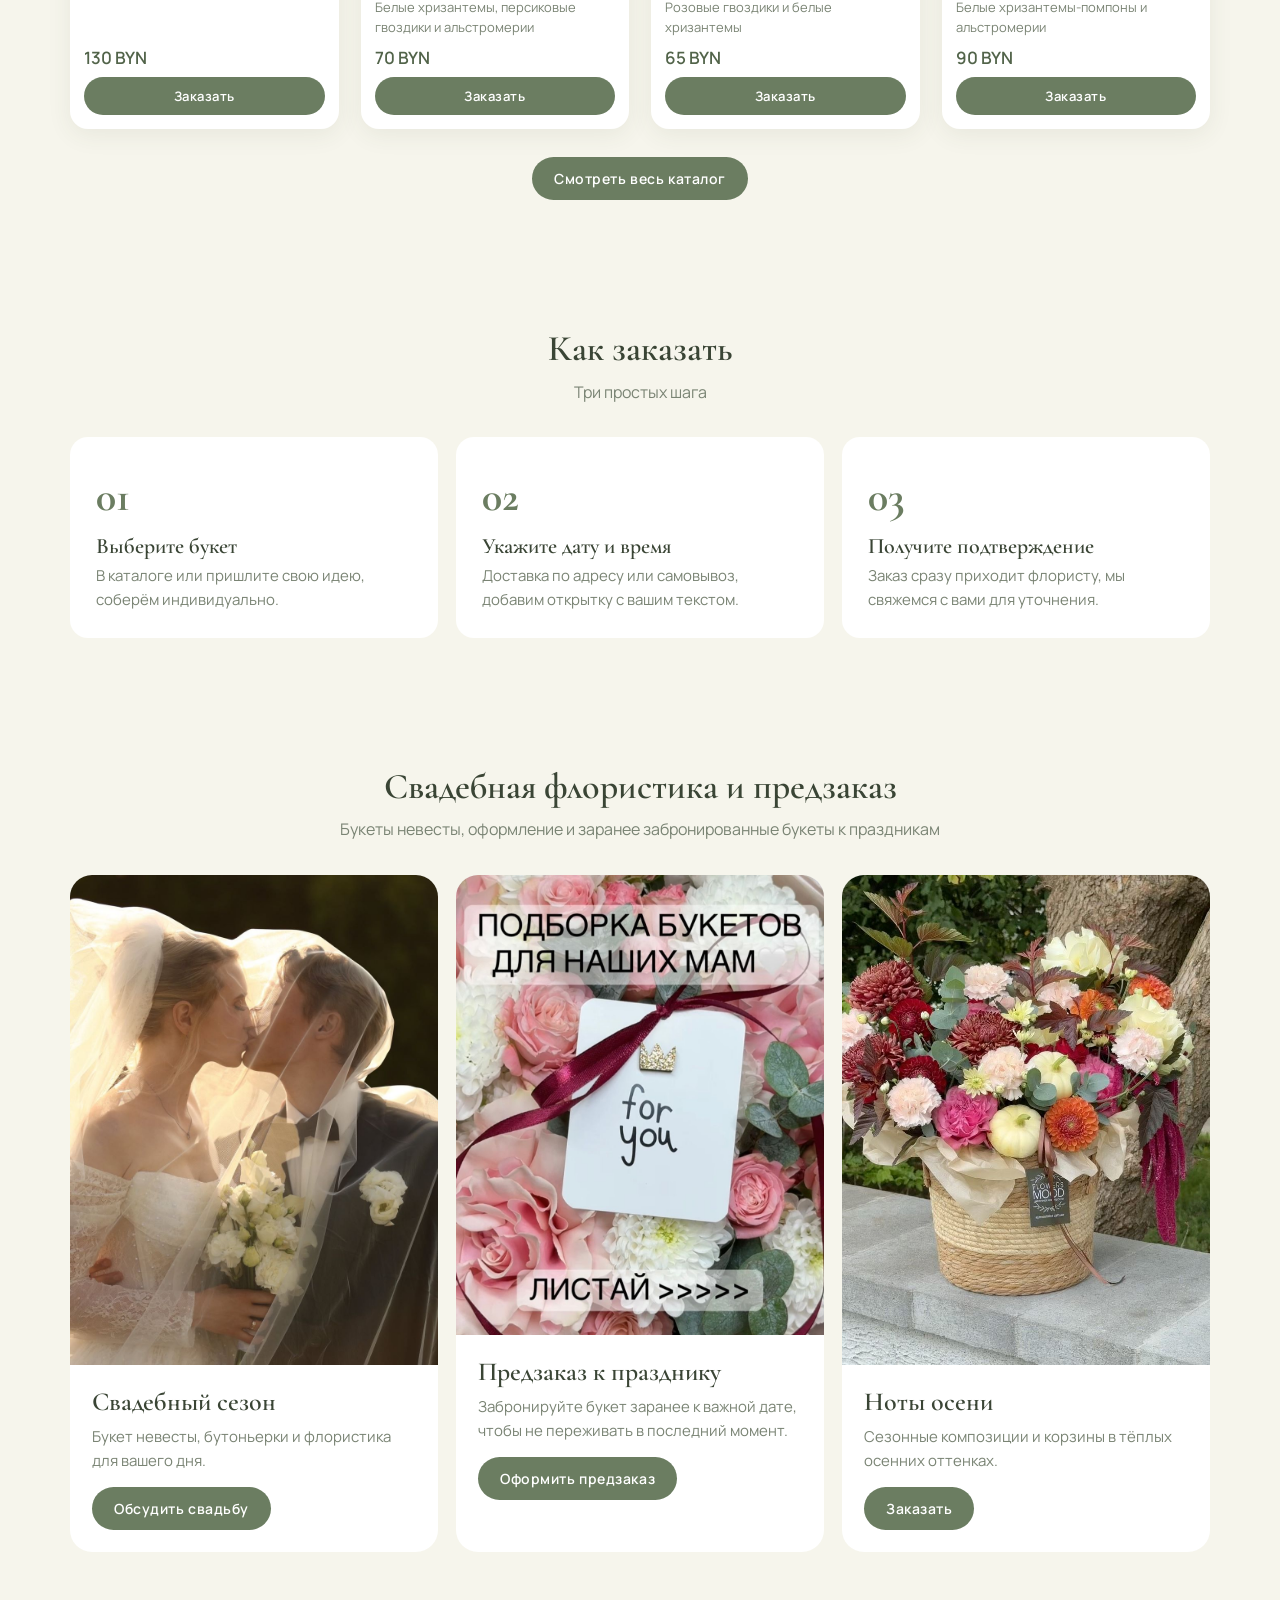
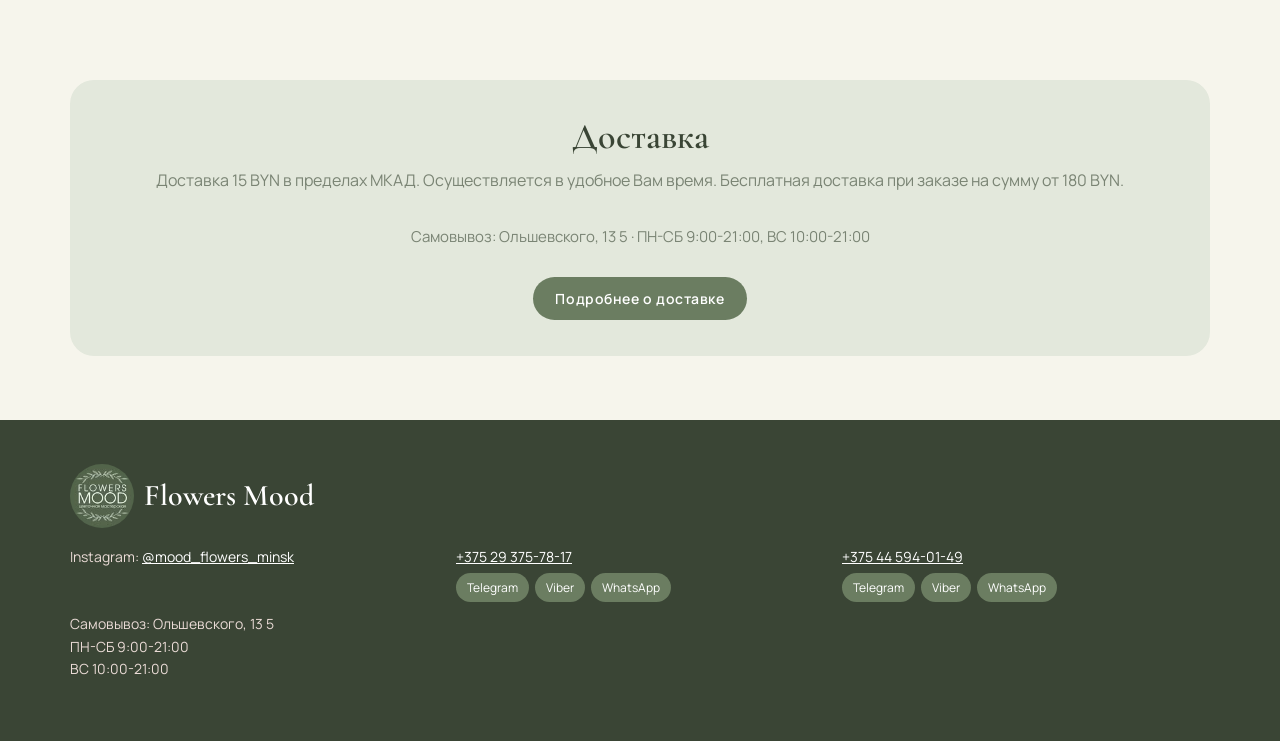
<file: variants/v1.html>
<!-- Вариант 1 главной Mood Flowers: чуть более аккуратная вёрстка текущего макета, без смены концепции. -->
<!DOCTYPE html>
<html lang="ru">
<head>
  <meta charset="utf-8">
  <meta name="viewport" content="width=device-width, initial-scale=1">
  <title>Mood Flowers — вариант 1</title>
  <link href="https://fonts.googleapis.com/css2?family=Cormorant+Garamond:wght@500;600&family=Manrope:wght@400;500;600&display=swap" rel="stylesheet">
  <link rel="stylesheet" href="../assets/site.css">
  <link rel="stylesheet" href="variants.css">
</head>
<body class="v1">
<header>
  <div class="wrap">
    <a class="logo" href="../index.html"><img src="../img/logo.jpg" alt="Flowers Mood"><span>Flowers Mood</span></a>
    <nav id="site-nav" aria-label="Основная навигация">
      <a href="../index.html">Главная</a>
      <a href="../catalog.html">Каталог</a>
      <a href="../delivery.html">Доставка</a>
      <a href="../contacts.html">Контакты</a>
    </nav>
    <div class="header-tools">
      <div class="header-msg" aria-label="Мессенджеры">
        <a href="https://t.me/+375293757817" target="_blank" rel="noopener">Telegram</a>
        <a href="viber://chat?number=%2B375293757817">Viber</a>
        <a href="https://wa.me/375293757817" target="_blank" rel="noopener">WhatsApp</a>
      </div>
      <a class="phone" href="tel:+375293757817">+375 29 375-78-17</a>
      <button class="btn" type="button" onclick="openOrder()">Заказать</button>
      <button class="nav-toggle" type="button" aria-label="Меню" aria-expanded="false" aria-controls="site-nav"><span></span><span></span><span></span></button>
    </div>
  </div>
</header>
<div class="var-bar"><div class="wrap">Вариант 1 из 3 · <a href="index.html">Все варианты главной</a></div></div>

<div class="wrap hero">
  <div>
    <h1>Букеты с настроением и доставкой по Минску</h1>
    <p>Собираем авторские букеты из свежих цветов к любому поводу: день рождения, свидание, «просто так». Выберите букет, дату и время, остальное сделаем мы.</p>
    <div class="hero-actions">
      <a class="btn" href="../catalog.html">Выбрать букет</a>
      <a class="btn ghost" href="#wedding">Предзаказ</a>
    </div>
  </div>
  <div class="ph"><img src="../img/post3_osen.jpg" alt="Осенний букет"></div>
</div>

<section id="catalog">
  <div class="wrap">
    <h2 class="sec-t">Каталог букетов</h2>
    <p class="sec-s">Актуальные букеты, цены указаны за готовую композицию</p>
    <div class="grid grid-4">
        <div class="card" data-p="130">
          <div class="ph"><img loading="lazy" src="../img/dm_photo_1.jpg" alt="Нежность в розовом"></div>
          <div class="b"><h3>Нежность в розовом</h3><div class="d">Пионовидные розы, гвоздики, хризантемы и эустома в розовой упаковке</div>
          <div class="pr">130 BYN</div>
          <button class="btn" type="button" data-order="Нежность в розовом — 130 BYN">Заказать</button></div>
        </div>
        <div class="card" data-p="70">
          <div class="ph"><img loading="lazy" src="../img/dm_photo_2.jpg" alt="Персиковое облако"></div>
          <div class="b"><h3>Персиковое облако</h3><div class="d">Белые хризантемы, персиковые гвоздики и альстромерии</div>
          <div class="pr">70 BYN</div>
          <button class="btn" type="button" data-order="Персиковое облако — 70 BYN">Заказать</button></div>
        </div>
        <div class="card" data-p="65">
          <div class="ph"><img loading="lazy" src="../img/dm_photo_3.jpg" alt="Розовый зефир"></div>
          <div class="b"><h3>Розовый зефир</h3><div class="d">Розовые гвоздики и белые хризантемы</div>
          <div class="pr">65 BYN</div>
          <button class="btn" type="button" data-order="Розовый зефир — 65 BYN">Заказать</button></div>
        </div>
        <div class="card" data-p="90">
          <div class="ph"><img loading="lazy" src="../img/dm_photo_4.jpg" alt="Белая свежесть"></div>
          <div class="b"><h3>Белая свежесть</h3><div class="d">Белые хризантемы-помпоны и альстромерии</div>
          <div class="pr">90 BYN</div>
          <button class="btn" type="button" data-order="Белая свежесть — 90 BYN">Заказать</button></div>
        </div></div>
    <p class="catalog-more"><a class="btn" href="../catalog.html">Смотреть весь каталог</a></p>
  </div>
</section>

<section id="how">
  <div class="wrap">
    <h2 class="sec-t">Как заказать</h2>
    <p class="sec-s">Три простых шага</p>
    <div class="steps">
      <div class="step"><b>01</b><h3>Выберите букет</h3><p>В каталоге или пришлите свою идею, соберём индивидуально.</p></div>
      <div class="step"><b>02</b><h3>Укажите дату и время</h3><p>Доставка по адресу или самовывоз, добавим открытку с вашим текстом.</p></div>
      <div class="step"><b>03</b><h3>Получите подтверждение</h3><p>Заказ сразу приходит флористу, мы свяжемся с вами для уточнения.</p></div>
    </div>
  </div>
</section>

<section id="wedding">
  <div class="wrap">
    <h2 class="sec-t">Свадебная флористика и предзаказ</h2>
    <p class="sec-s">Букеты невесты, оформление и заранее забронированные букеты к праздникам</p>
    <div class="feat">
      <div class="it"><div class="ph"><img src="../img/post6_svadebny_sezon.jpg" alt="Свадебный сезон"></div><div class="t"><h3>Свадебный сезон</h3><p>Букет невесты, бутоньерки и флористика для вашего дня.</p><button class="btn" type="button" onclick="openOrder('Свадебная флористика (консультация)')">Обсудить свадьбу</button></div></div>
      <div class="it"><div class="ph"><img src="../img/post2_predzakaz.jpg" alt="Предзаказ к празднику"></div><div class="t"><h3>Предзаказ к празднику</h3><p>Забронируйте букет заранее к важной дате, чтобы не переживать в последний момент.</p><button class="btn" type="button" onclick="openOrder('Предзаказ букета')">Оформить предзаказ</button></div></div>
      <div class="it"><div class="ph"><img src="../img/post4_noty_oseni.jpg" alt="Ноты осени"></div><div class="t"><h3>Ноты осени</h3><p>Сезонные композиции и корзины в тёплых осенних оттенках.</p><button class="btn" type="button" onclick="openOrder('Осенняя композиция')">Заказать</button></div></div>
    </div>
  </div>
</section>

<section>
  <div class="wrap">
    <div class="deliv">
      <h2 class="sec-t">Доставка</h2>
      <p class="sec-s">Доставка 15 BYN в пределах МКАД. Осуществляется в удобное Вам время. Бесплатная доставка при заказе на сумму от 180 BYN.</p>
      <p class="note">Самовывоз: Ольшевского, 13 5 · ПН-СБ 9:00-21:00, ВС 10:00-21:00</p>
      <p class="catalog-more"><a class="btn" href="../delivery.html">Подробнее о доставке</a></p>
    </div>
  </div>
</section>

<footer>
  <div class="wrap">
    <div class="logo"><img src="../img/logo.jpg" alt="Flowers Mood"><span>Flowers Mood</span></div>
    <div class="cols">
      <div>Instagram: <a href="https://www.instagram.com/mood_flowers_minsk/" target="_blank" rel="noopener">@mood_flowers_minsk</a><br><br><br>Самовывоз: Ольшевского, 13 5<br>ПН-СБ 9:00-21:00<br>ВС 10:00-21:00</div>
      <div><a href="tel:+375293757817">+375 29 375-78-17</a><div class="ct"><a href="https://t.me/+375293757817" target="_blank">Telegram</a><a href="viber://chat?number=%2B375293757817">Viber</a><a href="https://wa.me/375293757817" target="_blank">WhatsApp</a></div></div>
      <div><a href="tel:+375445940149">+375 44 594-01-49</a><div class="ct"><a href="https://t.me/+375445940149" target="_blank">Telegram</a><a href="viber://chat?number=%2B375445940149">Viber</a><a href="https://wa.me/375445940149" target="_blank">WhatsApp</a></div></div>
    </div>
  </div>
</footer>

<div class="modal" id="m"><div class="box"><button class="x" type="button" onclick="closeOrder()">×</button>
<form id="form"><h3>Оформление заказа</h3>
<label>Букет</label><input id="bq" required>
<div class="row"><div><label>Дата</label><input type="date" id="dt" required></div><div><label>Время</label><select required><option>09:00–12:00</option><option>12:00–15:00</option><option>15:00–18:00</option><option>18:00–21:00</option></select></div></div>
<label>Получение</label><div class="radio"><label><input type="radio" name="dl" value="d" checked> Доставка</label><label><input type="radio" name="dl" value="p"> Самовывоз</label></div>
<div id="zone"><label>Зона доставки</label><select name="zone"><option value="in">В пределах МКАД</option><option value="out">За пределами МКАД</option></select></div><p class="note" id="pick" style="display:none;margin-top:8px">Самовывоз: Ольшевского, 13 5 · ПН-СБ 9:00-21:00, ВС 10:00-21:00</p>
<div id="addr"><label>Адрес доставки</label><input placeholder="Улица, дом, квартира"></div>
<div class="row"><div><label>Ваше имя</label><input required></div><div><label>Телефон</label><input type="tel" required placeholder="+375"></div></div>
<label>Текст открытки</label><textarea rows="2" placeholder="Необязательно"></textarea>
<div class="sum" id="sum"></div><button class="btn" style="width:100%;margin-top:18px">Отправить заказ</button></form>
<div class="ok" id="ok"><div class="ic">✿</div><h3>Заказ принят, мы свяжемся с вами</h3><p class="note">Спасибо! Флорист уже видит ваш заказ.</p>
<div class="tg">✈ Заказ мгновенно приходит в Telegram магазина (в макете симуляция, данные никуда не отправляются)</div>
<button class="btn ghost" type="button" style="margin-top:16px" onclick="closeOrder()">Закрыть</button></div></div></div>
<div class="mk">Макет</div>
<script src="../assets/site.js"></script>
</body>
</html>
</file>
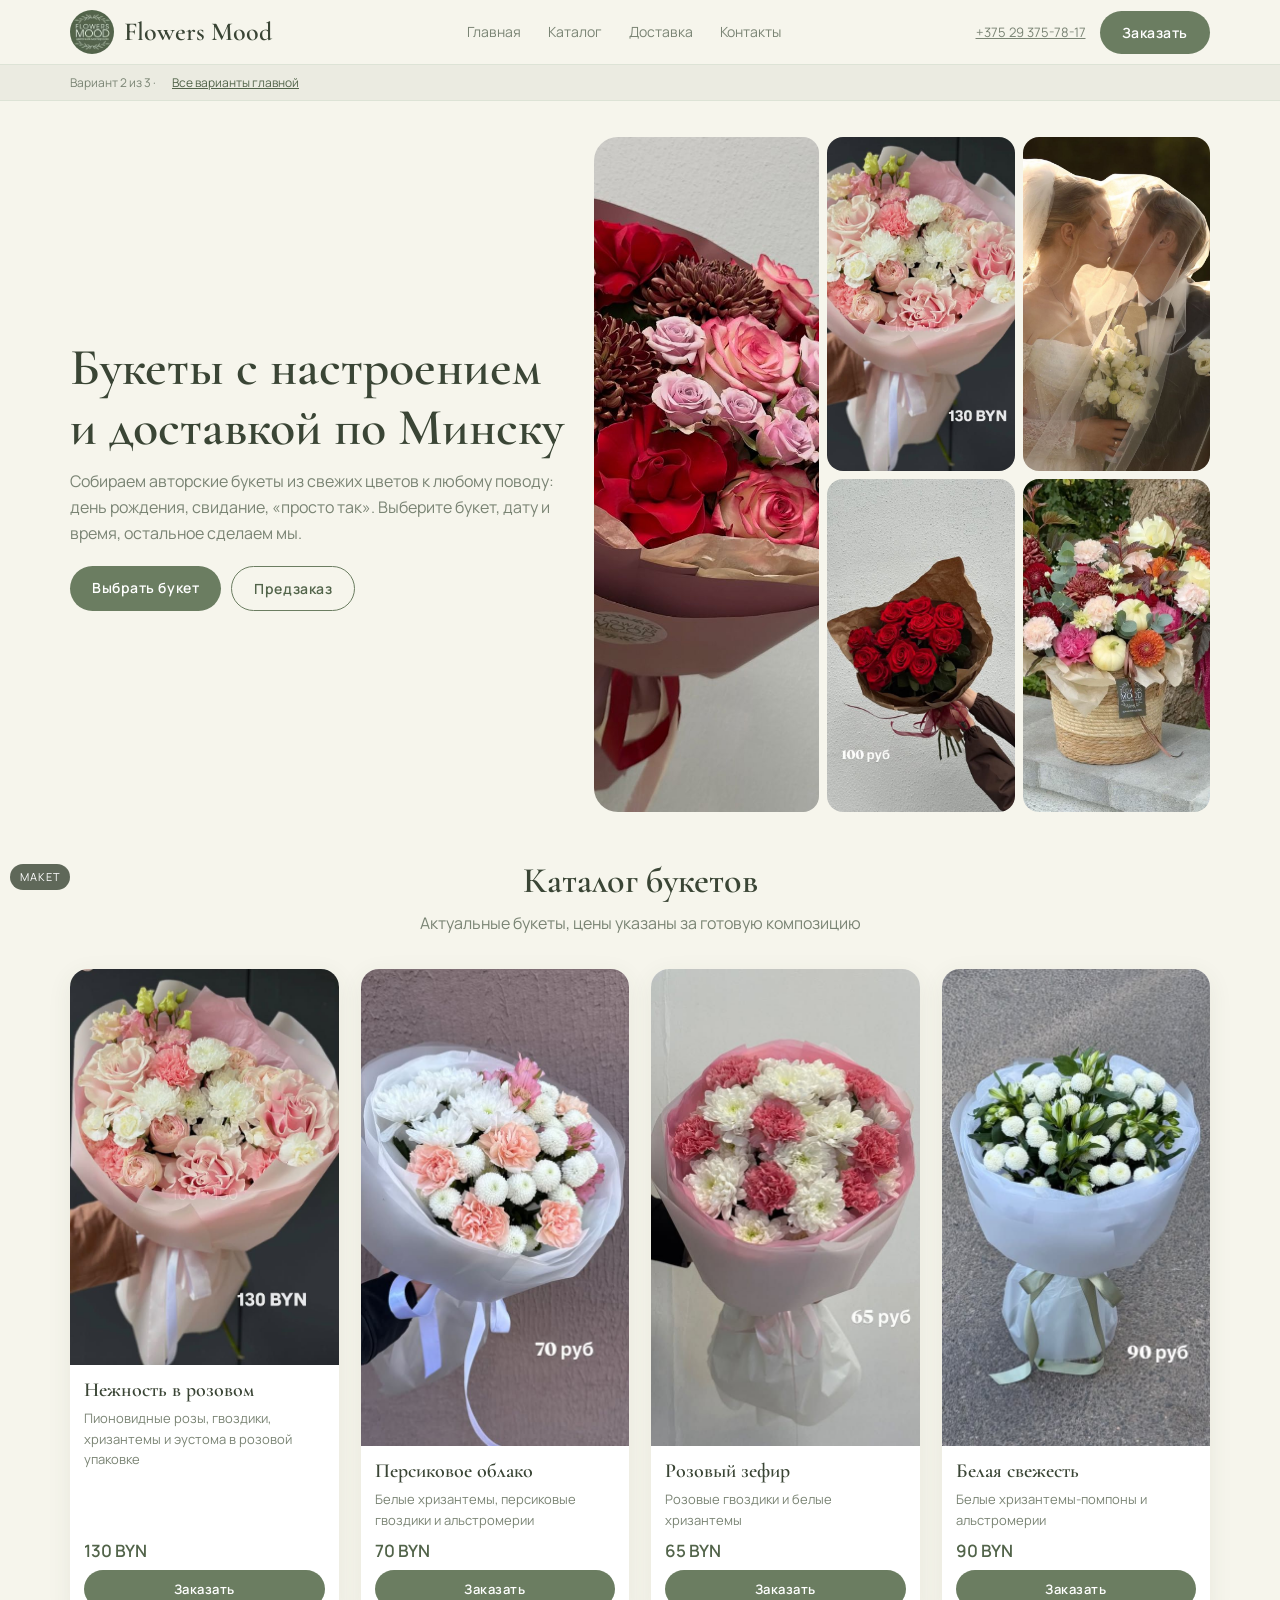
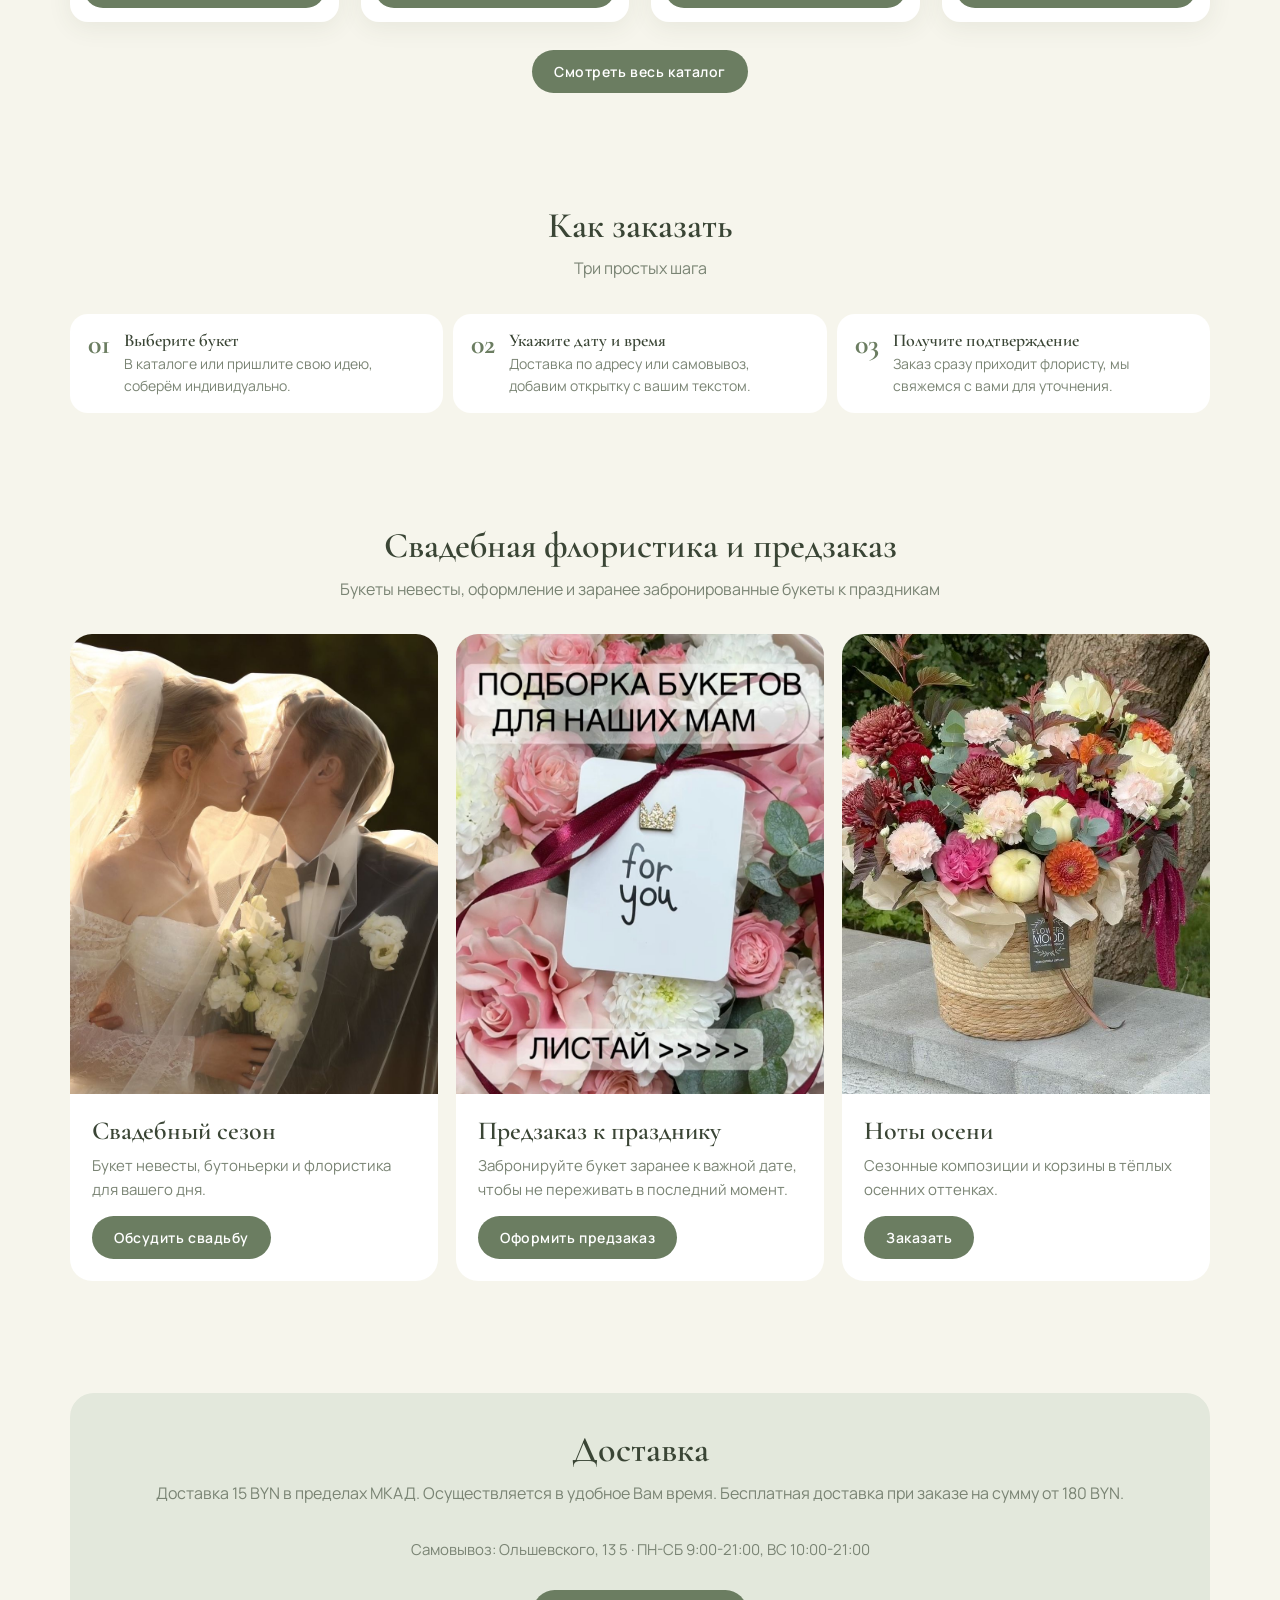
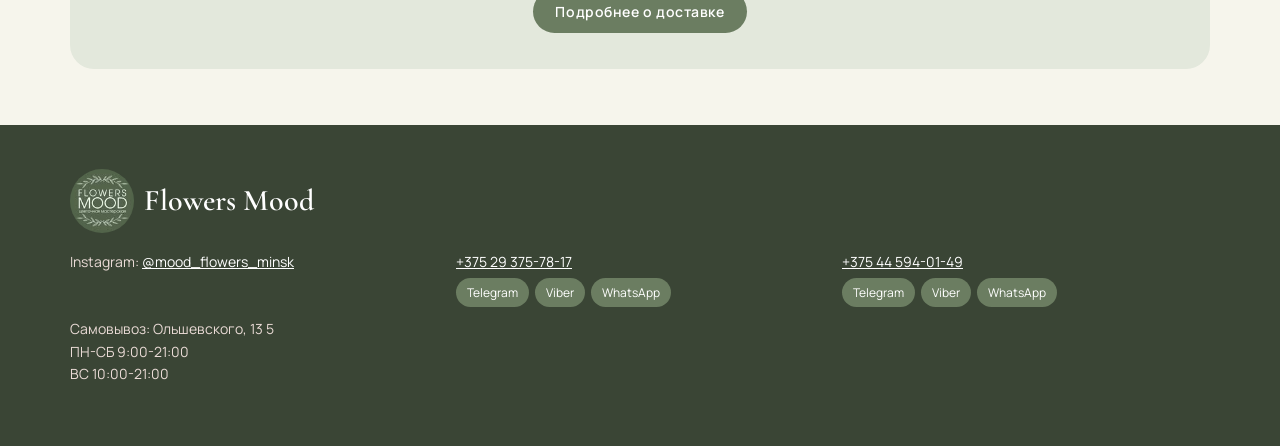
<file: variants/v2.html>
<!-- Вариант 2 главной Mood Flowers: герой-коллаж из фото магазина, каталог выше, шаги компактной строкой. -->
<!DOCTYPE html>
<html lang="ru">
<head>
  <meta charset="utf-8">
  <meta name="viewport" content="width=device-width, initial-scale=1">
  <title>Mood Flowers — вариант 2</title>
  <link href="https://fonts.googleapis.com/css2?family=Cormorant+Garamond:wght@500;600&family=Manrope:wght@400;500;600&display=swap" rel="stylesheet">
  <link rel="stylesheet" href="../assets/site.css">
  <link rel="stylesheet" href="variants.css">
</head>
<body class="v2">
<header>
  <div class="wrap">
    <a class="logo" href="../index.html"><img src="../img/logo.jpg" alt="Flowers Mood"><span>Flowers Mood</span></a>
    <nav id="site-nav" aria-label="Основная навигация">
      <a href="../index.html">Главная</a>
      <a href="../catalog.html">Каталог</a>
      <a href="../delivery.html">Доставка</a>
      <a href="../contacts.html">Контакты</a>
    </nav>
    <div class="header-tools">
      <a class="phone" href="tel:+375293757817">+375 29 375-78-17</a>
      <button class="btn" type="button" onclick="openOrder()">Заказать</button>
      <button class="nav-toggle" type="button" aria-label="Меню" aria-expanded="false" aria-controls="site-nav"><span></span><span></span><span></span></button>
    </div>
  </div>
</header>
<div class="var-bar"><div class="wrap">Вариант 2 из 3 · <a href="index.html">Все варианты главной</a></div></div>

<div class="wrap hero-collage">
  <div>
    <h1>Букеты с настроением и доставкой по Минску</h1>
    <p>Собираем авторские букеты из свежих цветов к любому поводу: день рождения, свидание, «просто так». Выберите букет, дату и время, остальное сделаем мы.</p>
    <div class="hero-actions">
      <a class="btn" href="../catalog.html">Выбрать букет</a>
      <a class="btn ghost" href="#wedding">Предзаказ</a>
    </div>
  </div>
  <div class="collage" aria-hidden="true">
    <div class="ph"><img src="../img/post3_osen.jpg" alt=""></div>
    <div class="ph"><img src="../img/dm_photo_1.jpg" alt=""></div>
    <div class="ph"><img src="../img/post6_svadebny_sezon.jpg" alt=""></div>
    <div class="ph"><img src="../img/dm_photo_5.jpg" alt=""></div>
    <div class="ph"><img src="../img/post4_noty_oseni.jpg" alt=""></div>
  </div>
</div>

<section id="catalog">
  <div class="wrap">
    <h2 class="sec-t">Каталог букетов</h2>
    <p class="sec-s">Актуальные букеты, цены указаны за готовую композицию</p>
    <div class="grid grid-4">
        <div class="card" data-p="130">
          <div class="ph"><img loading="lazy" src="../img/dm_photo_1.jpg" alt="Нежность в розовом"></div>
          <div class="b"><h3>Нежность в розовом</h3><div class="d">Пионовидные розы, гвоздики, хризантемы и эустома в розовой упаковке</div>
          <div class="pr">130 BYN</div>
          <button class="btn" type="button" data-order="Нежность в розовом — 130 BYN">Заказать</button></div>
        </div>
        <div class="card" data-p="70">
          <div class="ph"><img loading="lazy" src="../img/dm_photo_2.jpg" alt="Персиковое облако"></div>
          <div class="b"><h3>Персиковое облако</h3><div class="d">Белые хризантемы, персиковые гвоздики и альстромерии</div>
          <div class="pr">70 BYN</div>
          <button class="btn" type="button" data-order="Персиковое облако — 70 BYN">Заказать</button></div>
        </div>
        <div class="card" data-p="65">
          <div class="ph"><img loading="lazy" src="../img/dm_photo_3.jpg" alt="Розовый зефир"></div>
          <div class="b"><h3>Розовый зефир</h3><div class="d">Розовые гвоздики и белые хризантемы</div>
          <div class="pr">65 BYN</div>
          <button class="btn" type="button" data-order="Розовый зефир — 65 BYN">Заказать</button></div>
        </div>
        <div class="card" data-p="90">
          <div class="ph"><img loading="lazy" src="../img/dm_photo_4.jpg" alt="Белая свежесть"></div>
          <div class="b"><h3>Белая свежесть</h3><div class="d">Белые хризантемы-помпоны и альстромерии</div>
          <div class="pr">90 BYN</div>
          <button class="btn" type="button" data-order="Белая свежесть — 90 BYN">Заказать</button></div>
        </div></div>
    <p class="catalog-more"><a class="btn" href="../catalog.html">Смотреть весь каталог</a></p>
  </div>
</section>

<section id="how">
  <div class="wrap">
    <h2 class="sec-t">Как заказать</h2>
    <p class="sec-s">Три простых шага</p>
    <div class="steps">
      <div class="step"><b>01</b><h3>Выберите букет</h3><p>В каталоге или пришлите свою идею, соберём индивидуально.</p></div>
      <div class="step"><b>02</b><h3>Укажите дату и время</h3><p>Доставка по адресу или самовывоз, добавим открытку с вашим текстом.</p></div>
      <div class="step"><b>03</b><h3>Получите подтверждение</h3><p>Заказ сразу приходит флористу, мы свяжемся с вами для уточнения.</p></div>
    </div>
  </div>
</section>

<section id="wedding">
  <div class="wrap">
    <h2 class="sec-t">Свадебная флористика и предзаказ</h2>
    <p class="sec-s">Букеты невесты, оформление и заранее забронированные букеты к праздникам</p>
    <div class="feat">
      <div class="it"><div class="ph"><img src="../img/post6_svadebny_sezon.jpg" alt="Свадебный сезон"></div><div class="t"><h3>Свадебный сезон</h3><p>Букет невесты, бутоньерки и флористика для вашего дня.</p><button class="btn" type="button" onclick="openOrder('Свадебная флористика (консультация)')">Обсудить свадьбу</button></div></div>
      <div class="it"><div class="ph"><img src="../img/post2_predzakaz.jpg" alt="Предзаказ к празднику"></div><div class="t"><h3>Предзаказ к празднику</h3><p>Забронируйте букет заранее к важной дате, чтобы не переживать в последний момент.</p><button class="btn" type="button" onclick="openOrder('Предзаказ букета')">Оформить предзаказ</button></div></div>
      <div class="it"><div class="ph"><img src="../img/post4_noty_oseni.jpg" alt="Ноты осени"></div><div class="t"><h3>Ноты осени</h3><p>Сезонные композиции и корзины в тёплых осенних оттенках.</p><button class="btn" type="button" onclick="openOrder('Осенняя композиция')">Заказать</button></div></div>
    </div>
  </div>
</section>

<section>
  <div class="wrap">
    <div class="deliv">
      <h2 class="sec-t">Доставка</h2>
      <p class="sec-s">Доставка 15 BYN в пределах МКАД. Осуществляется в удобное Вам время. Бесплатная доставка при заказе на сумму от 180 BYN.</p>
      <p class="note">Самовывоз: Ольшевского, 13 5 · ПН-СБ 9:00-21:00, ВС 10:00-21:00</p>
      <p class="catalog-more"><a class="btn" href="../delivery.html">Подробнее о доставке</a></p>
    </div>
  </div>
</section>

<footer>
  <div class="wrap">
    <div class="logo"><img src="../img/logo.jpg" alt="Flowers Mood"><span>Flowers Mood</span></div>
    <div class="cols">
      <div>Instagram: <a href="https://www.instagram.com/mood_flowers_minsk/" target="_blank" rel="noopener">@mood_flowers_minsk</a><br><br><br>Самовывоз: Ольшевского, 13 5<br>ПН-СБ 9:00-21:00<br>ВС 10:00-21:00</div>
      <div><a href="tel:+375293757817">+375 29 375-78-17</a><div class="ct"><a href="https://t.me/+375293757817" target="_blank">Telegram</a><a href="viber://chat?number=%2B375293757817">Viber</a><a href="https://wa.me/375293757817" target="_blank">WhatsApp</a></div></div>
      <div><a href="tel:+375445940149">+375 44 594-01-49</a><div class="ct"><a href="https://t.me/+375445940149" target="_blank">Telegram</a><a href="viber://chat?number=%2B375445940149">Viber</a><a href="https://wa.me/375445940149" target="_blank">WhatsApp</a></div></div>
    </div>
  </div>
</footer>

<div class="modal" id="m"><div class="box"><button class="x" type="button" onclick="closeOrder()">×</button>
<form id="form"><h3>Оформление заказа</h3>
<label>Букет</label><input id="bq" required>
<div class="row"><div><label>Дата</label><input type="date" id="dt" required></div><div><label>Время</label><select required><option>09:00–12:00</option><option>12:00–15:00</option><option>15:00–18:00</option><option>18:00–21:00</option></select></div></div>
<label>Получение</label><div class="radio"><label><input type="radio" name="dl" value="d" checked> Доставка</label><label><input type="radio" name="dl" value="p"> Самовывоз</label></div>
<div id="zone"><label>Зона доставки</label><select name="zone"><option value="in">В пределах МКАД</option><option value="out">За пределами МКАД</option></select></div><p class="note" id="pick" style="display:none;margin-top:8px">Самовывоз: Ольшевского, 13 5 · ПН-СБ 9:00-21:00, ВС 10:00-21:00</p>
<div id="addr"><label>Адрес доставки</label><input placeholder="Улица, дом, квартира"></div>
<div class="row"><div><label>Ваше имя</label><input required></div><div><label>Телефон</label><input type="tel" required placeholder="+375"></div></div>
<label>Текст открытки</label><textarea rows="2" placeholder="Необязательно"></textarea>
<div class="sum" id="sum"></div><button class="btn" style="width:100%;margin-top:18px">Отправить заказ</button></form>
<div class="ok" id="ok"><div class="ic">✿</div><h3>Заказ принят, мы свяжемся с вами</h3><p class="note">Спасибо! Флорист уже видит ваш заказ.</p>
<div class="tg">✈ Заказ мгновенно приходит в Telegram магазина (в макете симуляция, данные никуда не отправляются)</div>
<button class="btn ghost" type="button" style="margin-top:16px" onclick="closeOrder()">Закрыть</button></div></div></div>
<div class="mk">Макет</div>
<script src="../assets/site.js"></script>
</body>
</html>
</file>
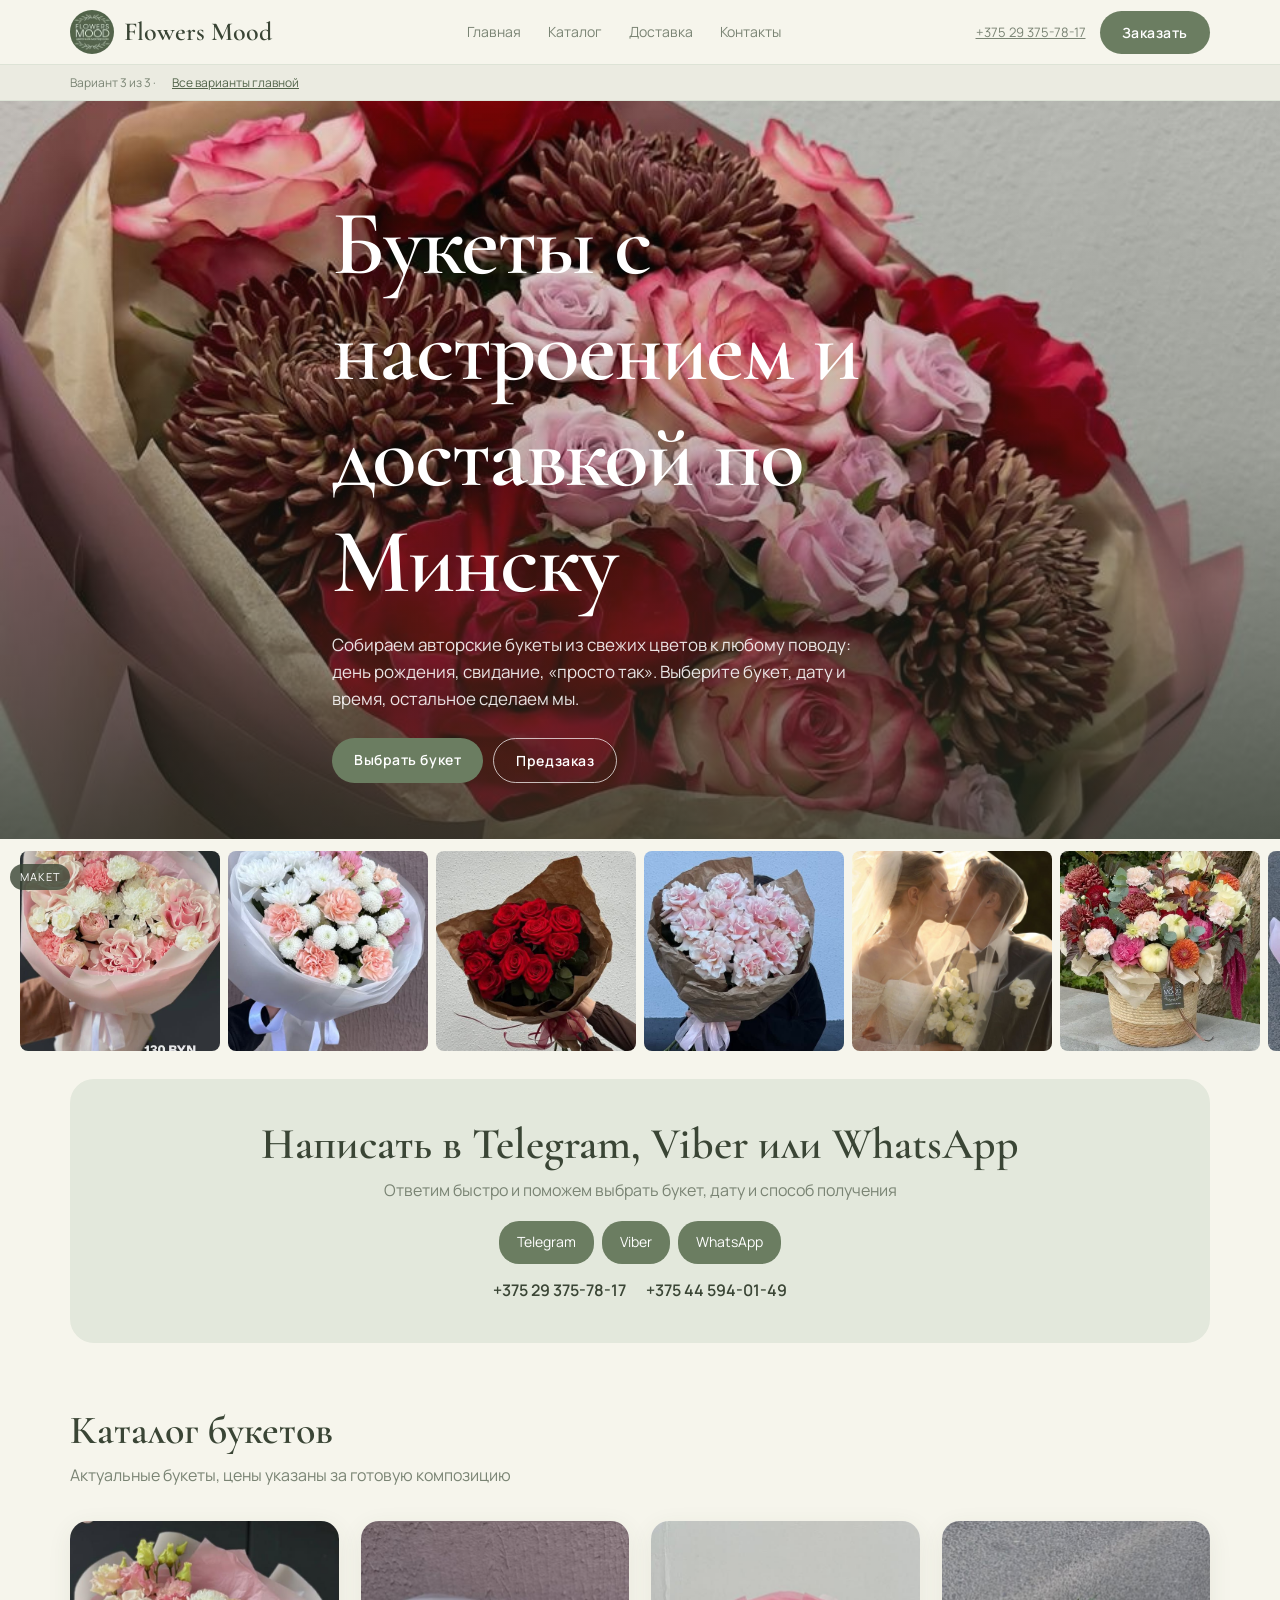
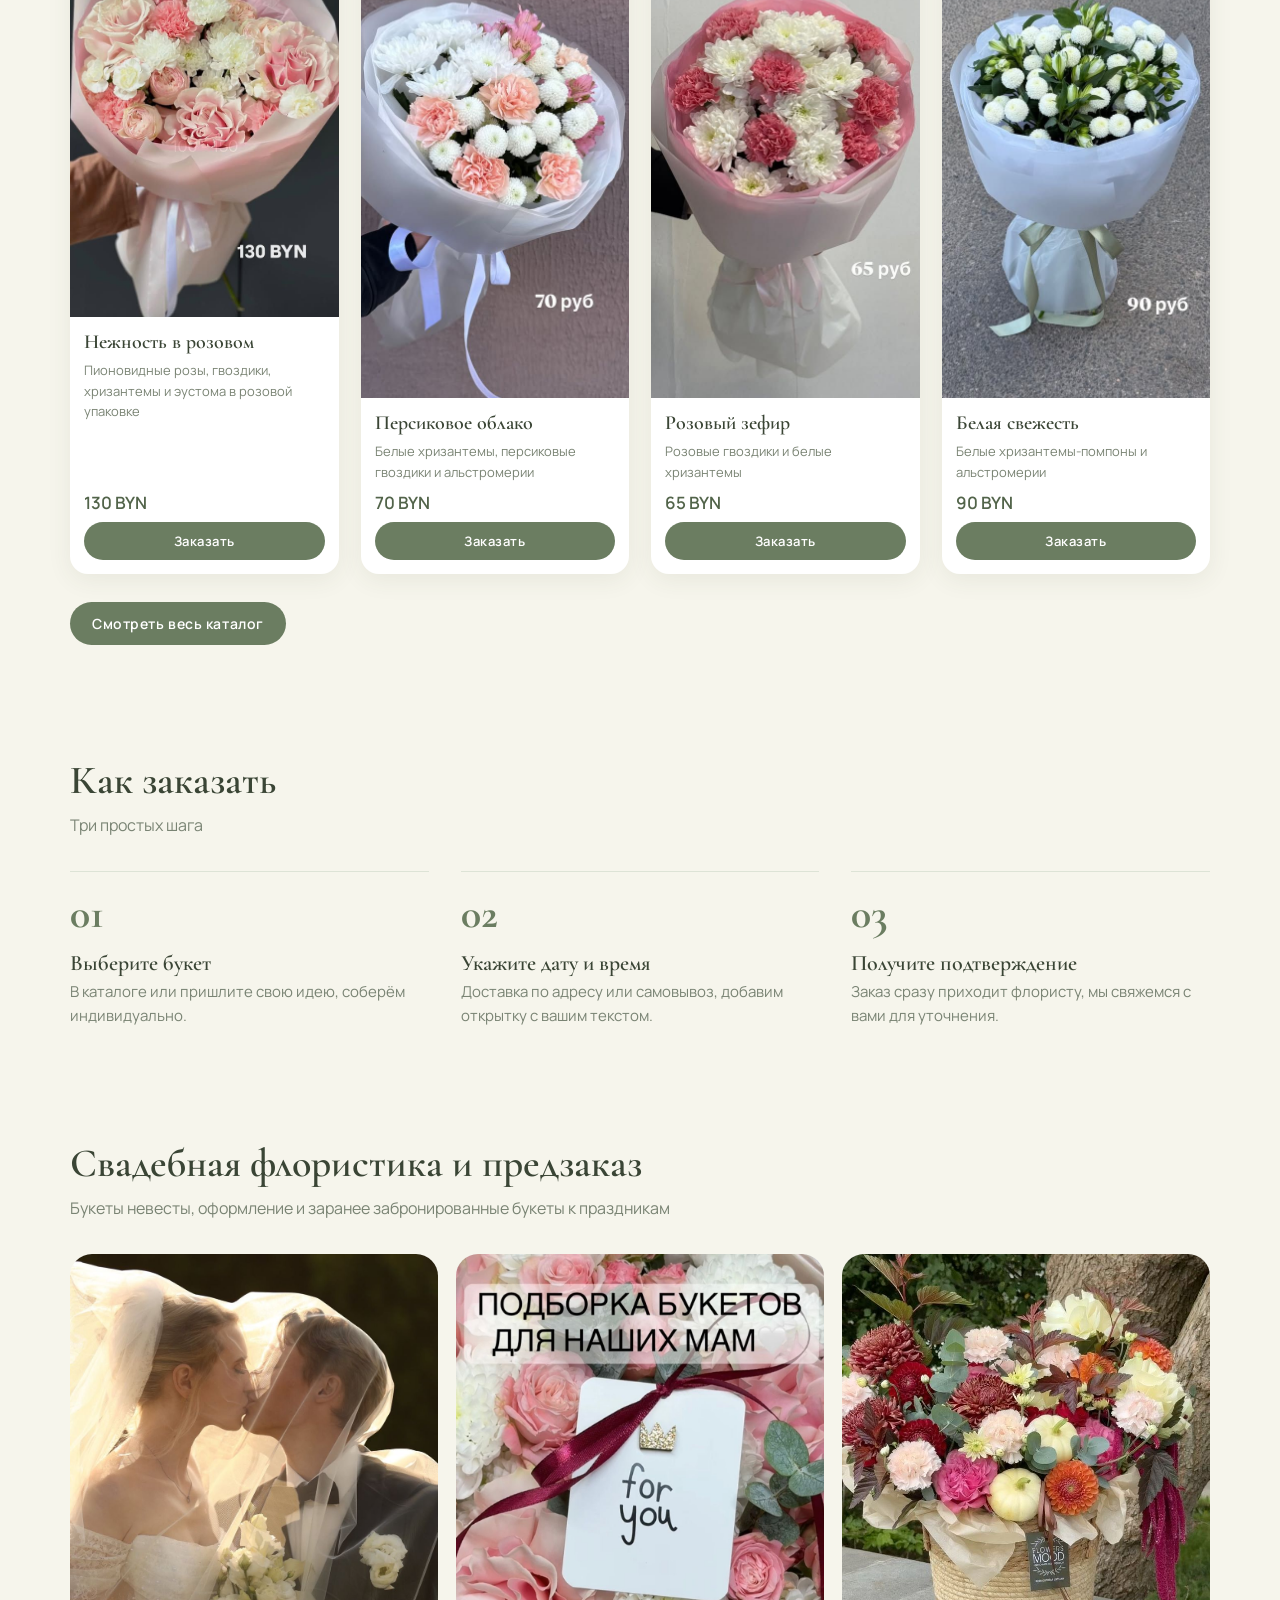
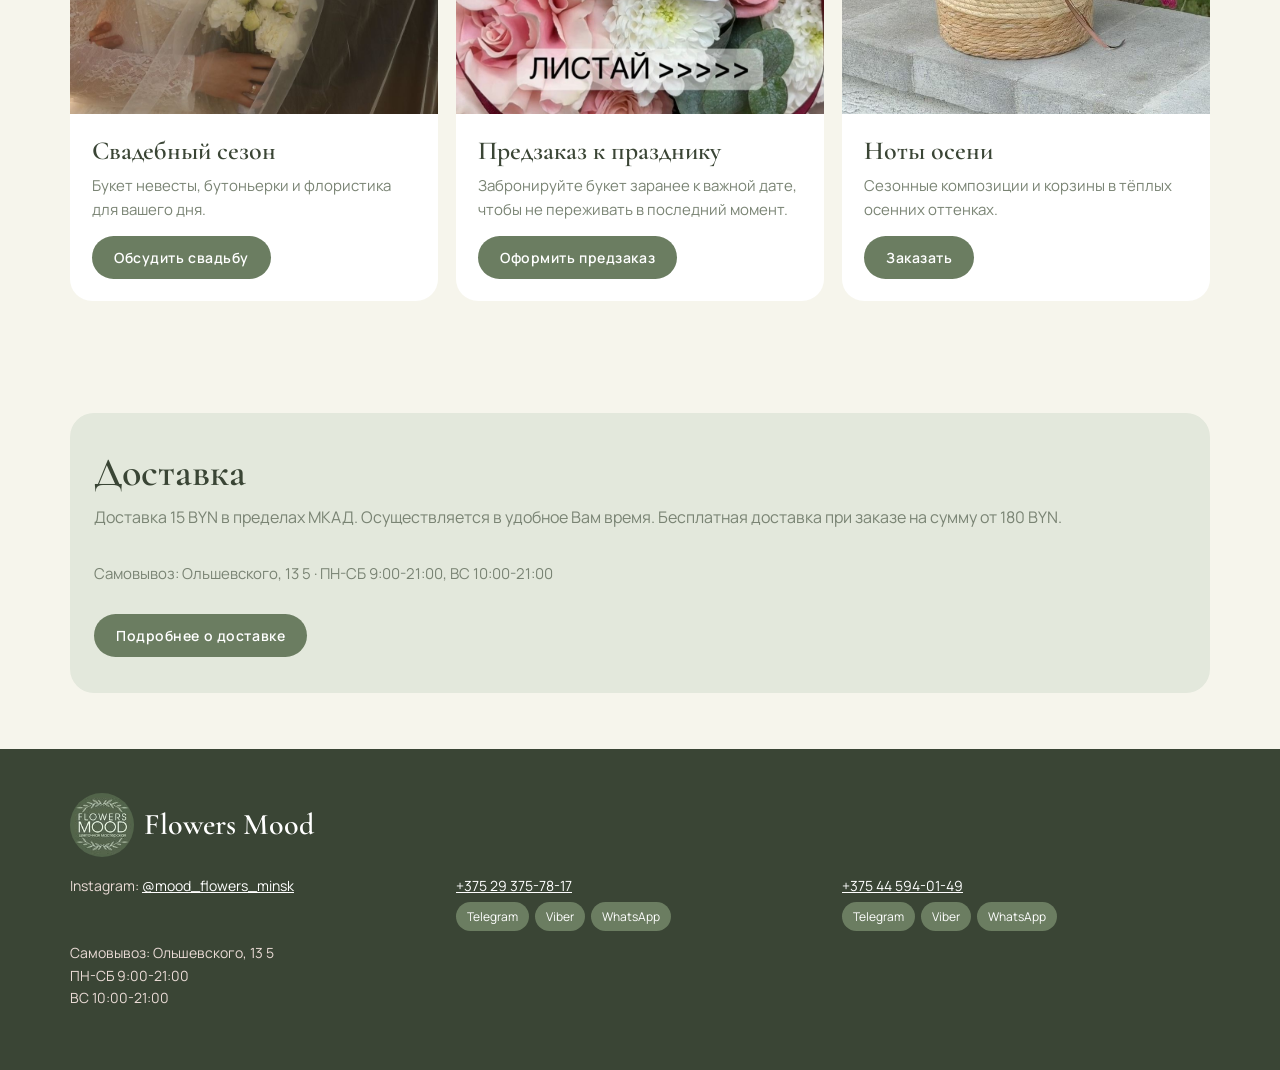
<file: variants/v3.html>
<!-- Вариант 3 главной Mood Flowers: редакционный минимализм — крупная типографика, полноширинное фото, лента как в Instagram и блок мессенджеров. -->
<!DOCTYPE html>
<html lang="ru">
<head>
  <meta charset="utf-8">
  <meta name="viewport" content="width=device-width, initial-scale=1">
  <title>Mood Flowers — вариант 3</title>
  <link href="https://fonts.googleapis.com/css2?family=Cormorant+Garamond:wght@500;600&family=Manrope:wght@400;500;600&display=swap" rel="stylesheet">
  <link rel="stylesheet" href="../assets/site.css">
  <link rel="stylesheet" href="variants.css">
</head>
<body class="v3">
<header>
  <div class="wrap">
    <a class="logo" href="../index.html"><img src="../img/logo.jpg" alt="Flowers Mood"><span>Flowers Mood</span></a>
    <nav id="site-nav" aria-label="Основная навигация">
      <a href="../index.html">Главная</a>
      <a href="../catalog.html">Каталог</a>
      <a href="../delivery.html">Доставка</a>
      <a href="../contacts.html">Контакты</a>
    </nav>
    <div class="header-tools">
      <a class="phone" href="tel:+375293757817">+375 29 375-78-17</a>
      <button class="btn" type="button" onclick="openOrder()">Заказать</button>
      <button class="nav-toggle" type="button" aria-label="Меню" aria-expanded="false" aria-controls="site-nav"><span></span><span></span><span></span></button>
    </div>
  </div>
</header>
<div class="var-bar"><div class="wrap">Вариант 3 из 3 · <a href="index.html">Все варианты главной</a></div></div>

<div class="v3-hero">
  <div class="bg"><img src="../img/post3_osen.jpg" alt="Осенний букет"></div>
  <div class="wrap">
    <h1>Букеты с настроением и доставкой по Минску</h1>
    <p>Собираем авторские букеты из свежих цветов к любому поводу: день рождения, свидание, «просто так». Выберите букет, дату и время, остальное сделаем мы.</p>
    <div class="hero-actions">
      <a class="btn" href="../catalog.html">Выбрать букет</a>
      <a class="btn ghost" href="#wedding">Предзаказ</a>
    </div>
  </div>
</div>
<div class="v3-strip" aria-label="Фото букетов">
  <div class="ph"><img src="../img/dm_photo_1.jpg" alt="Нежность в розовом"></div>
  <div class="ph"><img src="../img/dm_photo_2.jpg" alt="Персиковое облако"></div>
  <div class="ph"><img src="../img/dm_photo_5.jpg" alt="Классика страсти"></div>
  <div class="ph"><img src="../img/dm_photo_7.jpg" alt="Французский шёлк"></div>
  <div class="ph"><img src="../img/post6_svadebny_sezon.jpg" alt="Свадебный сезон"></div>
  <div class="ph"><img src="../img/post4_noty_oseni.jpg" alt="Ноты осени"></div>
  <div class="ph"><img src="../img/dm_photo_10.jpg" alt="Розовая мечта"></div>
  <div class="ph"><img src="../img/post2_predzakaz.jpg" alt="Предзаказ"></div>
</div>
<section class="v3-write" id="contacts-write">
  <div class="box-write">
    <h2>Написать в Telegram, Viber или WhatsApp</h2>
    <p>Ответим быстро и поможем выбрать букет, дату и способ получения</p>
    <div class="ct">
      <a href="https://t.me/+375293757817" target="_blank" rel="noopener">Telegram</a>
      <a href="viber://chat?number=%2B375293757817">Viber</a>
      <a href="https://wa.me/375293757817" target="_blank" rel="noopener">WhatsApp</a>
    </div>
    <div class="phones">
      <a href="tel:+375293757817">+375 29 375-78-17</a>
      <a href="tel:+375445940149">+375 44 594-01-49</a>
    </div>
  </div>
</section>

<section id="catalog">
  <div class="wrap">
    <h2 class="sec-t">Каталог букетов</h2>
    <p class="sec-s">Актуальные букеты, цены указаны за готовую композицию</p>
    <div class="grid grid-4">
        <div class="card" data-p="130">
          <div class="ph"><img loading="lazy" src="../img/dm_photo_1.jpg" alt="Нежность в розовом"></div>
          <div class="b"><h3>Нежность в розовом</h3><div class="d">Пионовидные розы, гвоздики, хризантемы и эустома в розовой упаковке</div>
          <div class="pr">130 BYN</div>
          <button class="btn" type="button" data-order="Нежность в розовом — 130 BYN">Заказать</button></div>
        </div>
        <div class="card" data-p="70">
          <div class="ph"><img loading="lazy" src="../img/dm_photo_2.jpg" alt="Персиковое облако"></div>
          <div class="b"><h3>Персиковое облако</h3><div class="d">Белые хризантемы, персиковые гвоздики и альстромерии</div>
          <div class="pr">70 BYN</div>
          <button class="btn" type="button" data-order="Персиковое облако — 70 BYN">Заказать</button></div>
        </div>
        <div class="card" data-p="65">
          <div class="ph"><img loading="lazy" src="../img/dm_photo_3.jpg" alt="Розовый зефир"></div>
          <div class="b"><h3>Розовый зефир</h3><div class="d">Розовые гвоздики и белые хризантемы</div>
          <div class="pr">65 BYN</div>
          <button class="btn" type="button" data-order="Розовый зефир — 65 BYN">Заказать</button></div>
        </div>
        <div class="card" data-p="90">
          <div class="ph"><img loading="lazy" src="../img/dm_photo_4.jpg" alt="Белая свежесть"></div>
          <div class="b"><h3>Белая свежесть</h3><div class="d">Белые хризантемы-помпоны и альстромерии</div>
          <div class="pr">90 BYN</div>
          <button class="btn" type="button" data-order="Белая свежесть — 90 BYN">Заказать</button></div>
        </div></div>
    <p class="catalog-more"><a class="btn" href="../catalog.html">Смотреть весь каталог</a></p>
  </div>
</section>

<section id="how">
  <div class="wrap">
    <h2 class="sec-t">Как заказать</h2>
    <p class="sec-s">Три простых шага</p>
    <div class="steps">
      <div class="step"><b>01</b><h3>Выберите букет</h3><p>В каталоге или пришлите свою идею, соберём индивидуально.</p></div>
      <div class="step"><b>02</b><h3>Укажите дату и время</h3><p>Доставка по адресу или самовывоз, добавим открытку с вашим текстом.</p></div>
      <div class="step"><b>03</b><h3>Получите подтверждение</h3><p>Заказ сразу приходит флористу, мы свяжемся с вами для уточнения.</p></div>
    </div>
  </div>
</section>

<section id="wedding">
  <div class="wrap">
    <h2 class="sec-t">Свадебная флористика и предзаказ</h2>
    <p class="sec-s">Букеты невесты, оформление и заранее забронированные букеты к праздникам</p>
    <div class="feat">
      <div class="it"><div class="ph"><img src="../img/post6_svadebny_sezon.jpg" alt="Свадебный сезон"></div><div class="t"><h3>Свадебный сезон</h3><p>Букет невесты, бутоньерки и флористика для вашего дня.</p><button class="btn" type="button" onclick="openOrder('Свадебная флористика (консультация)')">Обсудить свадьбу</button></div></div>
      <div class="it"><div class="ph"><img src="../img/post2_predzakaz.jpg" alt="Предзаказ к празднику"></div><div class="t"><h3>Предзаказ к празднику</h3><p>Забронируйте букет заранее к важной дате, чтобы не переживать в последний момент.</p><button class="btn" type="button" onclick="openOrder('Предзаказ букета')">Оформить предзаказ</button></div></div>
      <div class="it"><div class="ph"><img src="../img/post4_noty_oseni.jpg" alt="Ноты осени"></div><div class="t"><h3>Ноты осени</h3><p>Сезонные композиции и корзины в тёплых осенних оттенках.</p><button class="btn" type="button" onclick="openOrder('Осенняя композиция')">Заказать</button></div></div>
    </div>
  </div>
</section>

<section>
  <div class="wrap">
    <div class="deliv">
      <h2 class="sec-t">Доставка</h2>
      <p class="sec-s">Доставка 15 BYN в пределах МКАД. Осуществляется в удобное Вам время. Бесплатная доставка при заказе на сумму от 180 BYN.</p>
      <p class="note">Самовывоз: Ольшевского, 13 5 · ПН-СБ 9:00-21:00, ВС 10:00-21:00</p>
      <p class="catalog-more"><a class="btn" href="../delivery.html">Подробнее о доставке</a></p>
    </div>
  </div>
</section>

<footer>
  <div class="wrap">
    <div class="logo"><img src="../img/logo.jpg" alt="Flowers Mood"><span>Flowers Mood</span></div>
    <div class="cols">
      <div>Instagram: <a href="https://www.instagram.com/mood_flowers_minsk/" target="_blank" rel="noopener">@mood_flowers_minsk</a><br><br><br>Самовывоз: Ольшевского, 13 5<br>ПН-СБ 9:00-21:00<br>ВС 10:00-21:00</div>
      <div><a href="tel:+375293757817">+375 29 375-78-17</a><div class="ct"><a href="https://t.me/+375293757817" target="_blank">Telegram</a><a href="viber://chat?number=%2B375293757817">Viber</a><a href="https://wa.me/375293757817" target="_blank">WhatsApp</a></div></div>
      <div><a href="tel:+375445940149">+375 44 594-01-49</a><div class="ct"><a href="https://t.me/+375445940149" target="_blank">Telegram</a><a href="viber://chat?number=%2B375445940149">Viber</a><a href="https://wa.me/375445940149" target="_blank">WhatsApp</a></div></div>
    </div>
  </div>
</footer>

<div class="modal" id="m"><div class="box"><button class="x" type="button" onclick="closeOrder()">×</button>
<form id="form"><h3>Оформление заказа</h3>
<label>Букет</label><input id="bq" required>
<div class="row"><div><label>Дата</label><input type="date" id="dt" required></div><div><label>Время</label><select required><option>09:00–12:00</option><option>12:00–15:00</option><option>15:00–18:00</option><option>18:00–21:00</option></select></div></div>
<label>Получение</label><div class="radio"><label><input type="radio" name="dl" value="d" checked> Доставка</label><label><input type="radio" name="dl" value="p"> Самовывоз</label></div>
<div id="zone"><label>Зона доставки</label><select name="zone"><option value="in">В пределах МКАД</option><option value="out">За пределами МКАД</option></select></div><p class="note" id="pick" style="display:none;margin-top:8px">Самовывоз: Ольшевского, 13 5 · ПН-СБ 9:00-21:00, ВС 10:00-21:00</p>
<div id="addr"><label>Адрес доставки</label><input placeholder="Улица, дом, квартира"></div>
<div class="row"><div><label>Ваше имя</label><input required></div><div><label>Телефон</label><input type="tel" required placeholder="+375"></div></div>
<label>Текст открытки</label><textarea rows="2" placeholder="Необязательно"></textarea>
<div class="sum" id="sum"></div><button class="btn" style="width:100%;margin-top:18px">Отправить заказ</button></form>
<div class="ok" id="ok"><div class="ic">✿</div><h3>Заказ принят, мы свяжемся с вами</h3><p class="note">Спасибо! Флорист уже видит ваш заказ.</p>
<div class="tg">✈ Заказ мгновенно приходит в Telegram магазина (в макете симуляция, данные никуда не отправляются)</div>
<button class="btn ghost" type="button" style="margin-top:16px" onclick="closeOrder()">Закрыть</button></div></div></div>
<div class="mk">Макет</div>
<script src="../assets/site.js"></script>
</body>
</html>
</file>
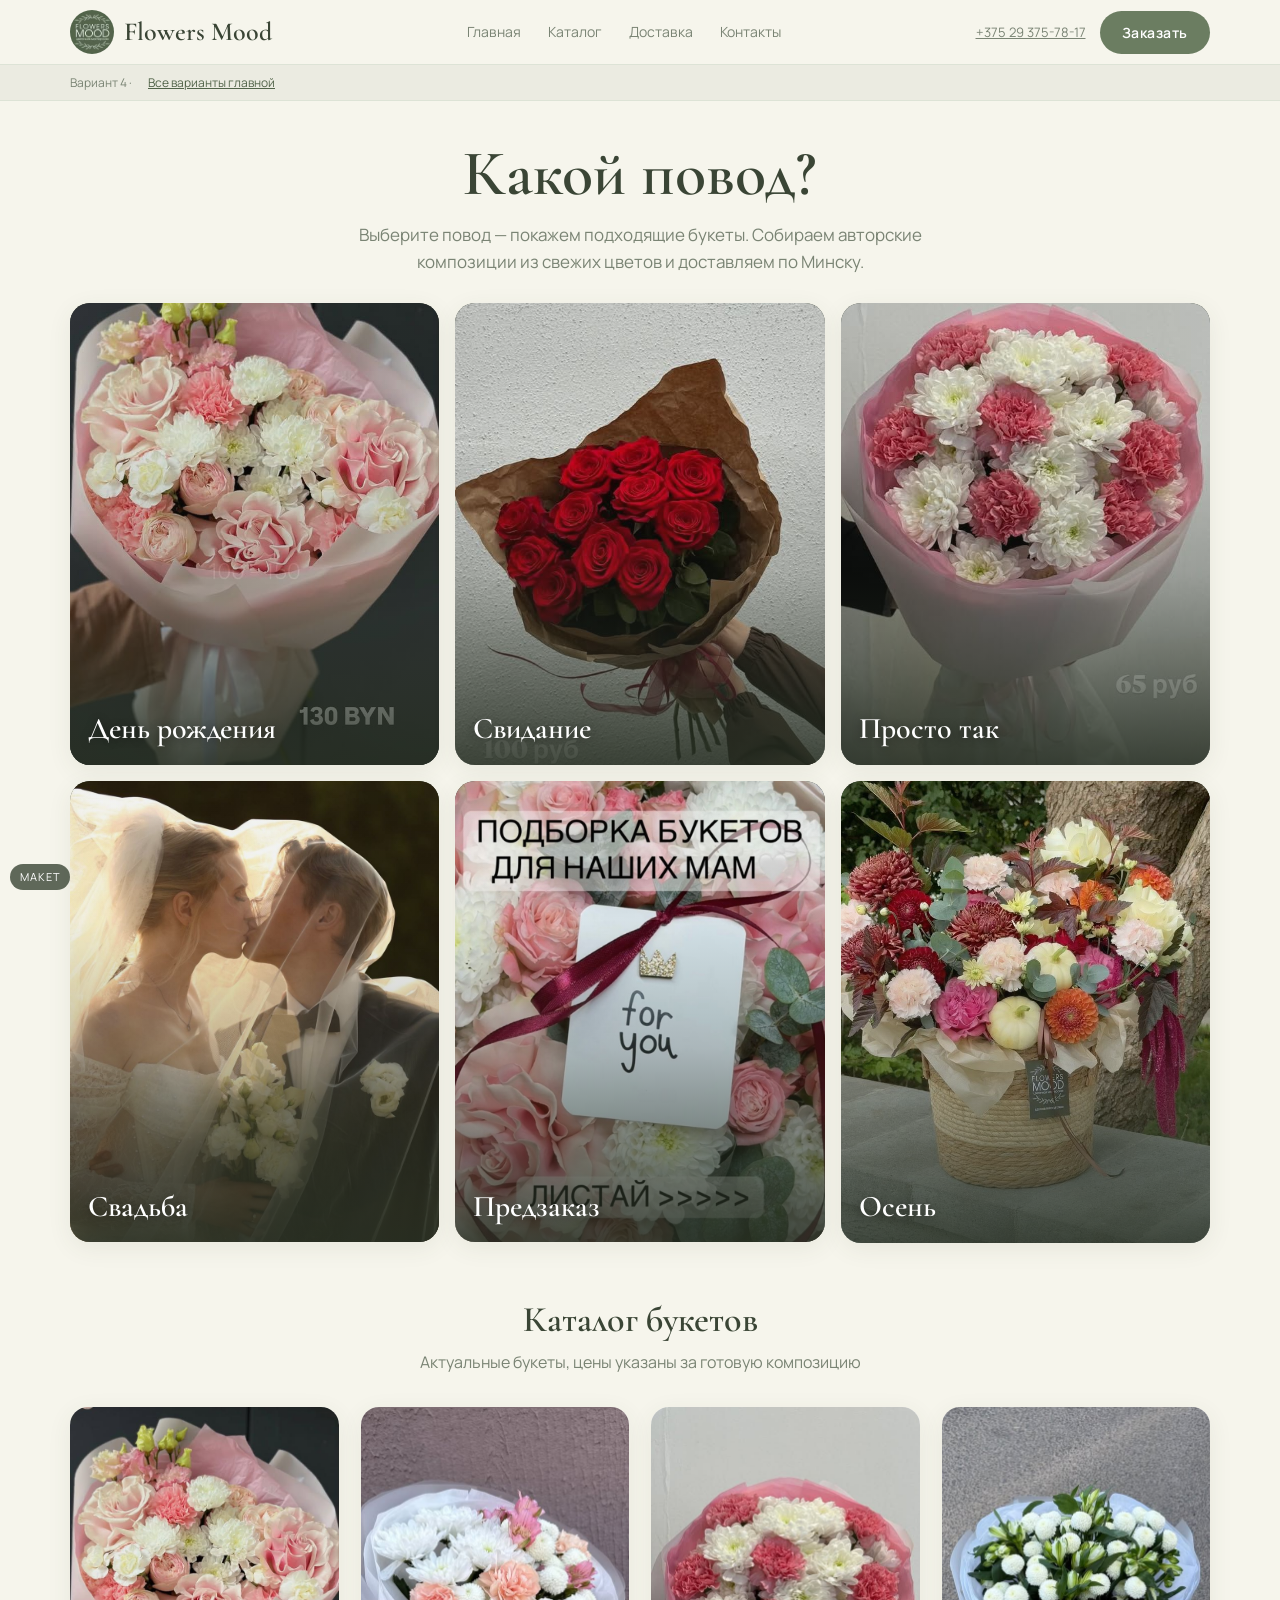
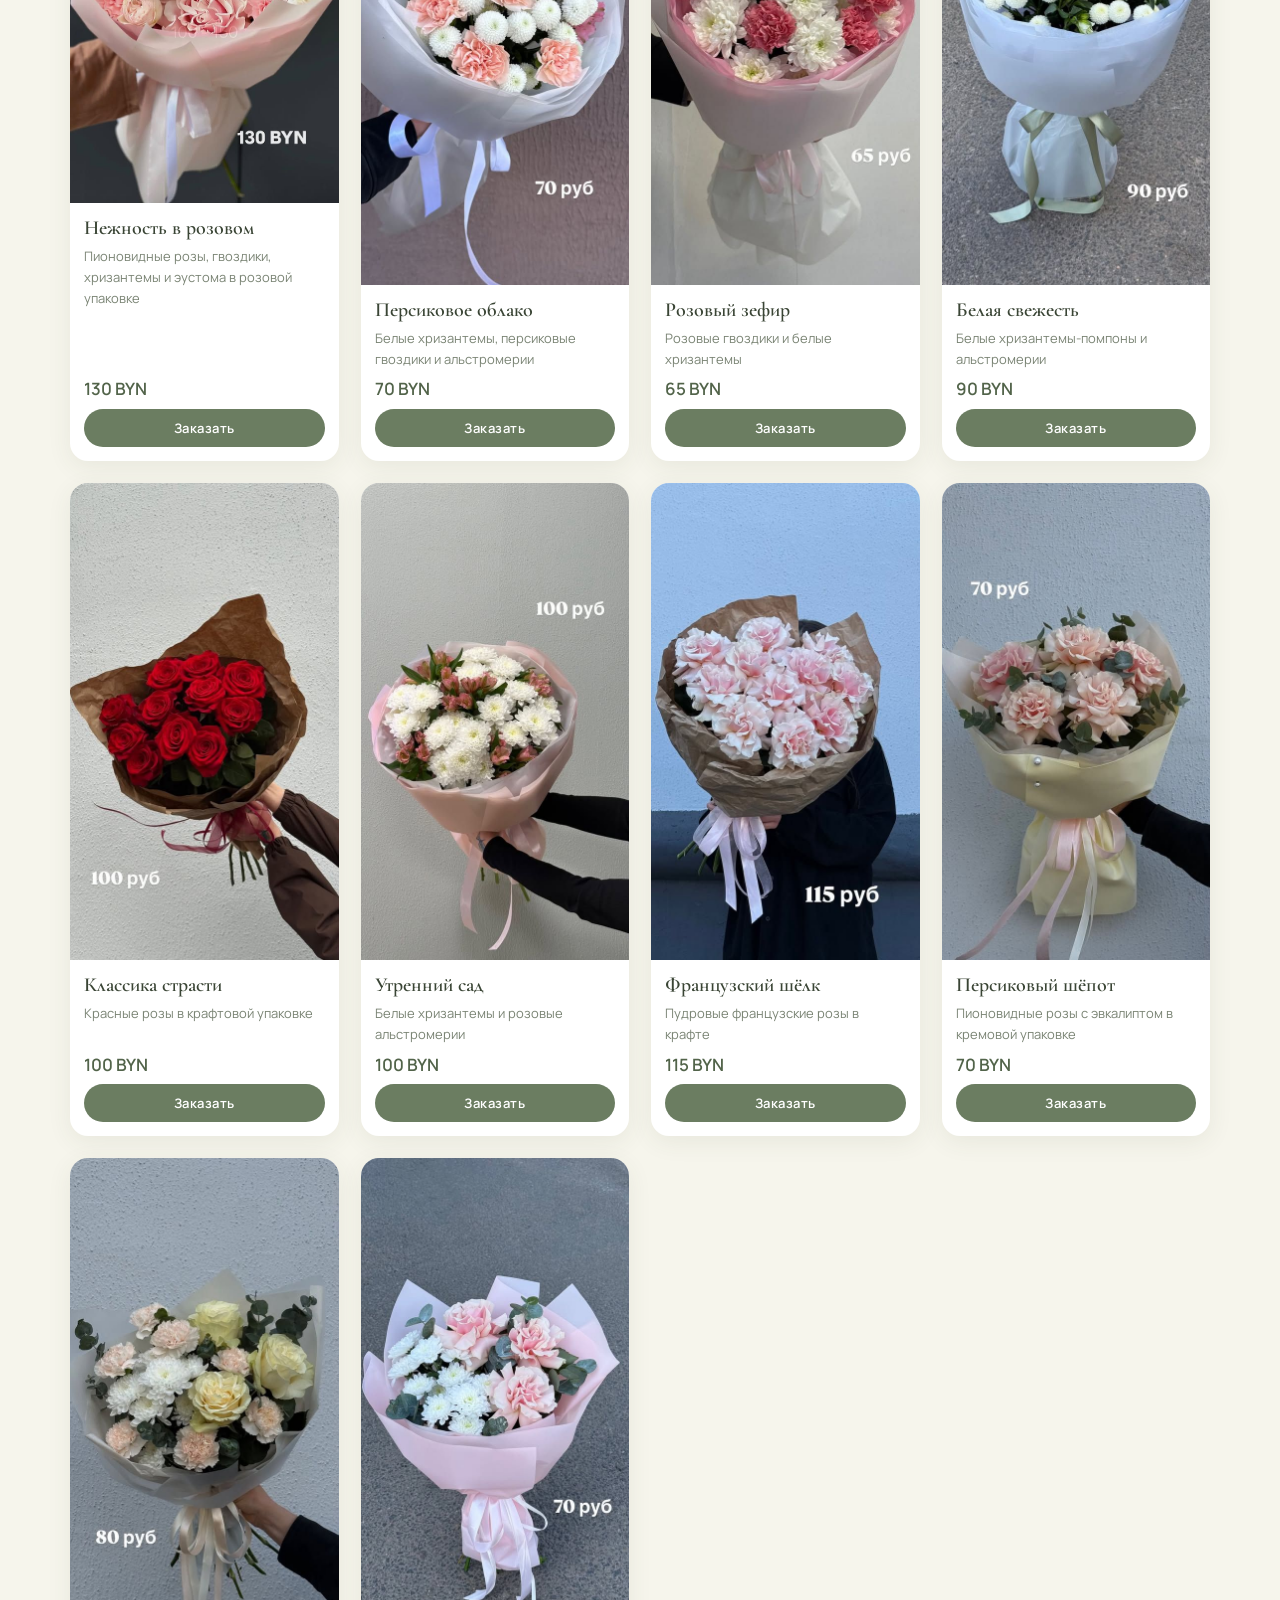
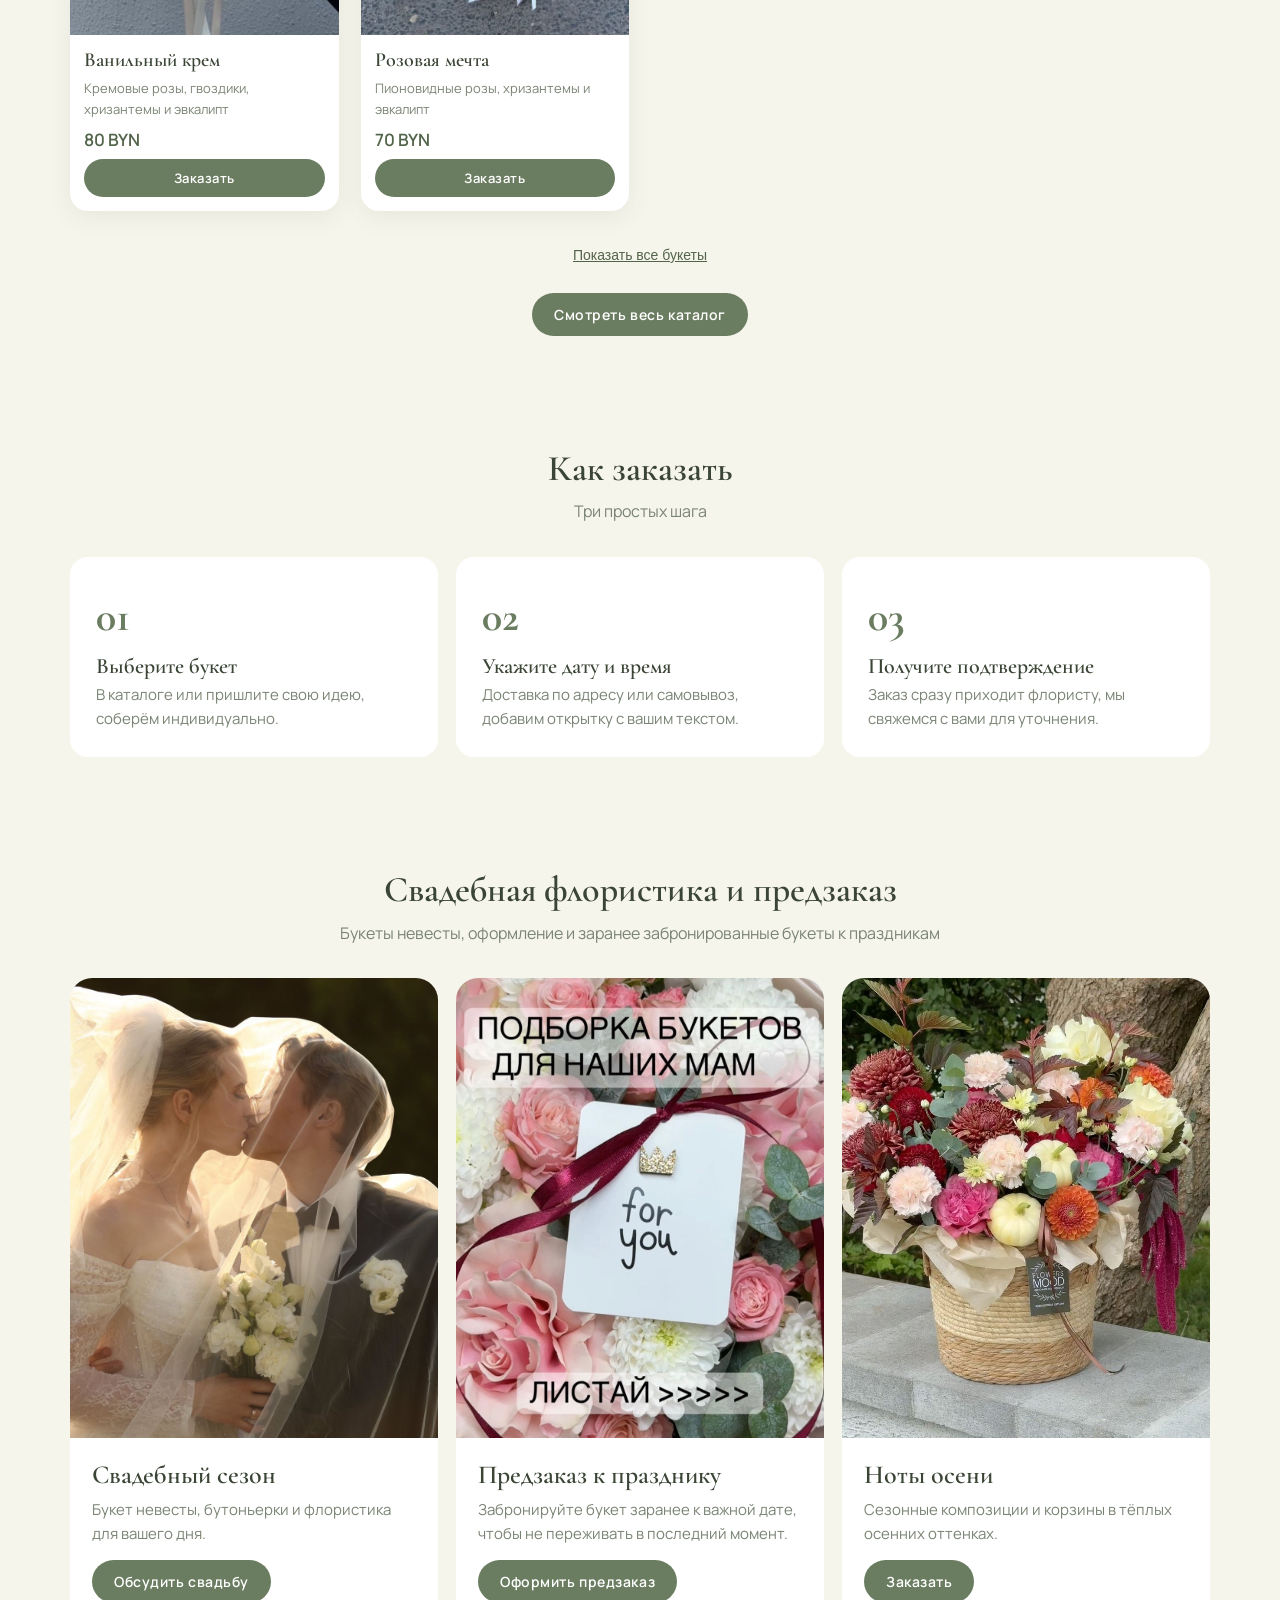
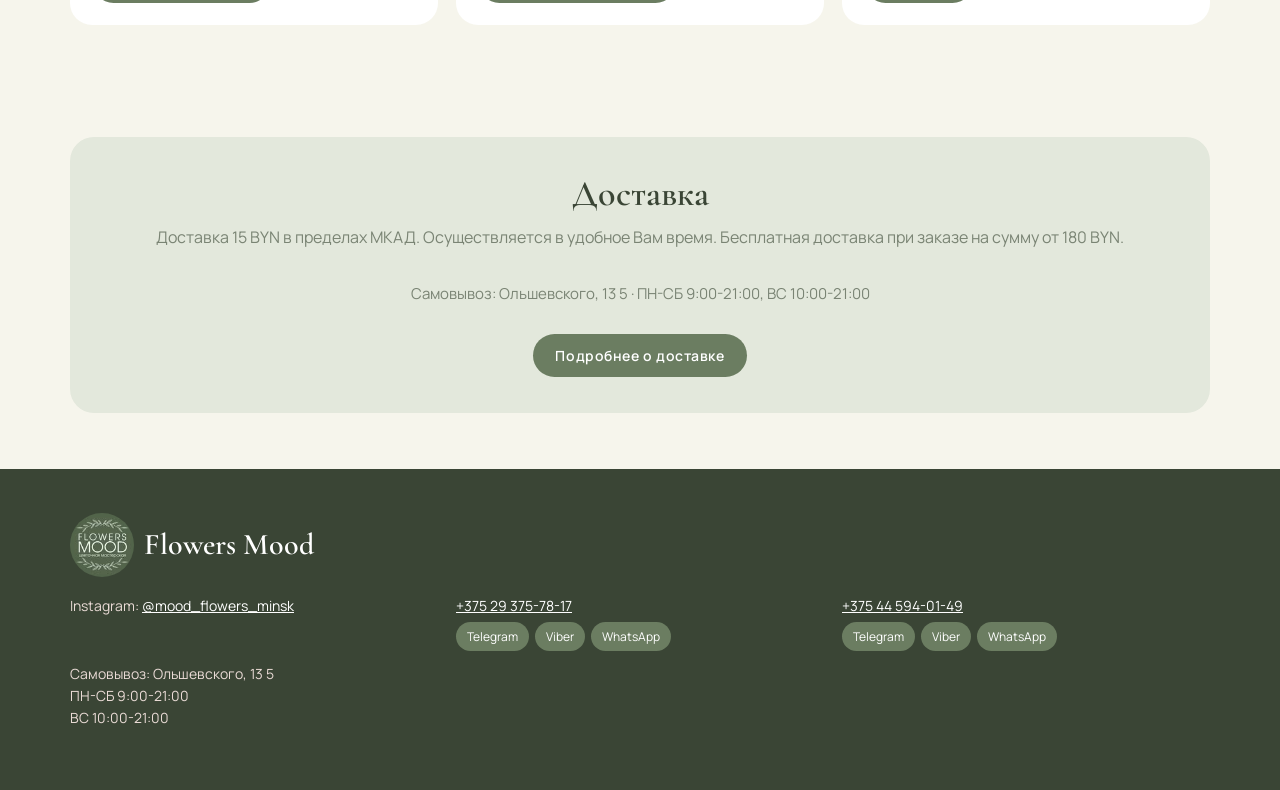
<file: variants/v4.html>
<!-- Вариант 4 главной Mood Flowers: новая структура — вход через вопрос «какой повод?» и плитки поводов, стиль макета сохранён. -->
<!DOCTYPE html>
<html lang="ru">
<head>
  <meta charset="utf-8">
  <meta name="viewport" content="width=device-width, initial-scale=1">
  <title>Mood Flowers — вариант 4</title>
  <link href="https://fonts.googleapis.com/css2?family=Cormorant+Garamond:wght@500;600&family=Manrope:wght@400;500;600&display=swap" rel="stylesheet">
  <link rel="stylesheet" href="../assets/site.css">
  <link rel="stylesheet" href="variants.css">
</head>
<body class="v4">
<header>
  <div class="wrap">
    <a class="logo" href="../index.html"><img src="../img/logo.jpg" alt="Flowers Mood"><span>Flowers Mood</span></a>
    <nav id="site-nav" aria-label="Основная навигация">
      <a href="../index.html">Главная</a>
      <a href="../catalog.html">Каталог</a>
      <a href="../delivery.html">Доставка</a>
      <a href="../contacts.html">Контакты</a>
    </nav>
    <div class="header-tools">
      <a class="phone" href="tel:+375293757817">+375 29 375-78-17</a>
      <button class="btn" type="button" onclick="openOrder()">Заказать</button>
      <button class="nav-toggle" type="button" aria-label="Меню" aria-expanded="false" aria-controls="site-nav"><span></span><span></span><span></span></button>
    </div>
  </div>
</header>
<div class="var-bar"><div class="wrap">Вариант 4 · <a href="index.html">Все варианты главной</a></div></div>

<section class="v4-occasions" id="occasions">
  <div class="wrap">
    <h1>Какой повод?</h1>
    <p class="lead">Выберите повод — покажем подходящие букеты. Собираем авторские композиции из свежих цветов и доставляем по Минску.</p>
    <div class="occ-grid">
      <a class="occ-tile" href="#catalog" data-occ="birthday"><img src="../img/dm_photo_1.jpg" alt=""><span>День рождения</span></a>
      <a class="occ-tile" href="#catalog" data-occ="date"><img src="../img/dm_photo_5.jpg" alt=""><span>Свидание</span></a>
      <a class="occ-tile" href="#catalog" data-occ="just"><img src="../img/dm_photo_3.jpg" alt=""><span>Просто так</span></a>
      <a class="occ-tile" href="#wedding"><img src="../img/post6_svadebny_sezon.jpg" alt=""><span>Свадьба</span></a>
      <a class="occ-tile" href="#preorder"><img src="../img/post2_predzakaz.jpg" alt=""><span>Предзаказ</span></a>
      <a class="occ-tile" href="#autumn"><img src="../img/post4_noty_oseni.jpg" alt=""><span>Осень</span></a>
    </div>
  </div>
</section>

<section id="catalog">
  <div class="wrap">
    <h2 class="sec-t" id="cat-title">Каталог букетов</h2>
    <p class="sec-s" id="cat-sub">Актуальные букеты, цены указаны за готовую композицию</p>
    <div class="grid grid-4" id="occ-catalog">
        <div class="card" data-p="130" data-occ="birthday date">
          <div class="ph"><img loading="lazy" src="../img/dm_photo_1.jpg" alt="Нежность в розовом"></div>
          <div class="b"><h3>Нежность в розовом</h3><div class="d">Пионовидные розы, гвоздики, хризантемы и эустома в розовой упаковке</div>
          <div class="pr">130 BYN</div>
          <button class="btn" type="button" data-order="Нежность в розовом — 130 BYN">Заказать</button></div>
        </div>
        <div class="card" data-p="70" data-occ="birthday just">
          <div class="ph"><img loading="lazy" src="../img/dm_photo_2.jpg" alt="Персиковое облако"></div>
          <div class="b"><h3>Персиковое облако</h3><div class="d">Белые хризантемы, персиковые гвоздики и альстромерии</div>
          <div class="pr">70 BYN</div>
          <button class="btn" type="button" data-order="Персиковое облако — 70 BYN">Заказать</button></div>
        </div>
        <div class="card" data-p="65" data-occ="just birthday">
          <div class="ph"><img loading="lazy" src="../img/dm_photo_3.jpg" alt="Розовый зефир"></div>
          <div class="b"><h3>Розовый зефир</h3><div class="d">Розовые гвоздики и белые хризантемы</div>
          <div class="pr">65 BYN</div>
          <button class="btn" type="button" data-order="Розовый зефир — 65 BYN">Заказать</button></div>
        </div>
        <div class="card" data-p="90" data-occ="just birthday">
          <div class="ph"><img loading="lazy" src="../img/dm_photo_4.jpg" alt="Белая свежесть"></div>
          <div class="b"><h3>Белая свежесть</h3><div class="d">Белые хризантемы-помпоны и альстромерии</div>
          <div class="pr">90 BYN</div>
          <button class="btn" type="button" data-order="Белая свежесть — 90 BYN">Заказать</button></div>
        </div>
        <div class="card" data-p="100" data-occ="date">
          <div class="ph"><img loading="lazy" src="../img/dm_photo_5.jpg" alt="Классика страсти"></div>
          <div class="b"><h3>Классика страсти</h3><div class="d">Красные розы в крафтовой упаковке</div>
          <div class="pr">100 BYN</div>
          <button class="btn" type="button" data-order="Классика страсти — 100 BYN">Заказать</button></div>
        </div>
        <div class="card" data-p="100" data-occ="birthday just">
          <div class="ph"><img loading="lazy" src="../img/dm_photo_6.jpg" alt="Утренний сад"></div>
          <div class="b"><h3>Утренний сад</h3><div class="d">Белые хризантемы и розовые альстромерии</div>
          <div class="pr">100 BYN</div>
          <button class="btn" type="button" data-order="Утренний сад — 100 BYN">Заказать</button></div>
        </div>
        <div class="card" data-p="115" data-occ="date birthday">
          <div class="ph"><img loading="lazy" src="../img/dm_photo_7.jpg" alt="Французский шёлк"></div>
          <div class="b"><h3>Французский шёлк</h3><div class="d">Пудровые французские розы в крафте</div>
          <div class="pr">115 BYN</div>
          <button class="btn" type="button" data-order="Французский шёлк — 115 BYN">Заказать</button></div>
        </div>
        <div class="card" data-p="70" data-occ="just date">
          <div class="ph"><img loading="lazy" src="../img/dm_photo_8.jpg" alt="Персиковый шёпот"></div>
          <div class="b"><h3>Персиковый шёпот</h3><div class="d">Пионовидные розы с эвкалиптом в кремовой упаковке</div>
          <div class="pr">70 BYN</div>
          <button class="btn" type="button" data-order="Персиковый шёпот — 70 BYN">Заказать</button></div>
        </div>
        <div class="card" data-p="80" data-occ="birthday just">
          <div class="ph"><img loading="lazy" src="../img/dm_photo_9.jpg" alt="Ванильный крем"></div>
          <div class="b"><h3>Ванильный крем</h3><div class="d">Кремовые розы, гвоздики, хризантемы и эвкалипт</div>
          <div class="pr">80 BYN</div>
          <button class="btn" type="button" data-order="Ванильный крем — 80 BYN">Заказать</button></div>
        </div>
        <div class="card" data-p="70" data-occ="birthday just">
          <div class="ph"><img loading="lazy" src="../img/dm_photo_10.jpg" alt="Розовая мечта"></div>
          <div class="b"><h3>Розовая мечта</h3><div class="d">Пионовидные розы, хризантемы и эвкалипт</div>
          <div class="pr">70 BYN</div>
          <button class="btn" type="button" data-order="Розовая мечта — 70 BYN">Заказать</button></div>
        </div>
    </div>
    <p class="empty" id="cat-empty">В этой категории букетов пока нет. Напишите нам, соберём под ваш бюджет.</p>
    <p class="catalog-more">
      <button class="cat-reset" type="button" id="cat-reset">Показать все букеты</button><br><br>
      <a class="btn" href="../catalog.html">Смотреть весь каталог</a>
    </p>
  </div>
</section>

<section id="how">
  <div class="wrap">
    <h2 class="sec-t">Как заказать</h2>
    <p class="sec-s">Три простых шага</p>
    <div class="steps">
      <div class="step"><b>01</b><h3>Выберите букет</h3><p>В каталоге или пришлите свою идею, соберём индивидуально.</p></div>
      <div class="step"><b>02</b><h3>Укажите дату и время</h3><p>Доставка по адресу или самовывоз, добавим открытку с вашим текстом.</p></div>
      <div class="step"><b>03</b><h3>Получите подтверждение</h3><p>Заказ сразу приходит флористу, мы свяжемся с вами для уточнения.</p></div>
    </div>
  </div>
</section>

<section id="wedding">
  <div class="wrap">
    <h2 class="sec-t">Свадебная флористика и предзаказ</h2>
    <p class="sec-s">Букеты невесты, оформление и заранее забронированные букеты к праздникам</p>
    <div class="feat">
      <div class="it"><div class="ph"><img src="../img/post6_svadebny_sezon.jpg" alt="Свадебный сезон"></div><div class="t"><h3>Свадебный сезон</h3><p>Букет невесты, бутоньерки и флористика для вашего дня.</p><button class="btn" type="button" onclick="openOrder('Свадебная флористика (консультация)')">Обсудить свадьбу</button></div></div>
      <div class="it" id="preorder"><div class="ph"><img src="../img/post2_predzakaz.jpg" alt="Предзаказ к празднику"></div><div class="t"><h3>Предзаказ к празднику</h3><p>Забронируйте букет заранее к важной дате, чтобы не переживать в последний момент.</p><button class="btn" type="button" onclick="openOrder('Предзаказ букета')">Оформить предзаказ</button></div></div>
      <div class="it" id="autumn"><div class="ph"><img src="../img/post4_noty_oseni.jpg" alt="Ноты осени"></div><div class="t"><h3>Ноты осени</h3><p>Сезонные композиции и корзины в тёплых осенних оттенках.</p><button class="btn" type="button" onclick="openOrder('Осенняя композиция')">Заказать</button></div></div>
    </div>
  </div>
</section>

<section>
  <div class="wrap">
    <div class="deliv">
      <h2 class="sec-t">Доставка</h2>
      <p class="sec-s">Доставка 15 BYN в пределах МКАД. Осуществляется в удобное Вам время. Бесплатная доставка при заказе на сумму от 180 BYN.</p>
      <p class="note">Самовывоз: Ольшевского, 13 5 · ПН-СБ 9:00-21:00, ВС 10:00-21:00</p>
      <p class="catalog-more"><a class="btn" href="../delivery.html">Подробнее о доставке</a></p>
    </div>
  </div>
</section>

<footer>
  <div class="wrap">
    <div class="logo"><img src="../img/logo.jpg" alt="Flowers Mood"><span>Flowers Mood</span></div>
    <div class="cols">
      <div>Instagram: <a href="https://www.instagram.com/mood_flowers_minsk/" target="_blank" rel="noopener">@mood_flowers_minsk</a><br><br><br>Самовывоз: Ольшевского, 13 5<br>ПН-СБ 9:00-21:00<br>ВС 10:00-21:00</div>
      <div><a href="tel:+375293757817">+375 29 375-78-17</a><div class="ct"><a href="https://t.me/+375293757817" target="_blank">Telegram</a><a href="viber://chat?number=%2B375293757817">Viber</a><a href="https://wa.me/375293757817" target="_blank">WhatsApp</a></div></div>
      <div><a href="tel:+375445940149">+375 44 594-01-49</a><div class="ct"><a href="https://t.me/+375445940149" target="_blank">Telegram</a><a href="viber://chat?number=%2B375445940149">Viber</a><a href="https://wa.me/375445940149" target="_blank">WhatsApp</a></div></div>
    </div>
  </div>
</footer>

<div class="modal" id="m"><div class="box"><button class="x" type="button" onclick="closeOrder()">×</button>
<form id="form"><h3>Оформление заказа</h3>
<label>Букет</label><input id="bq" required>
<div class="row"><div><label>Дата</label><input type="date" id="dt" required></div><div><label>Время</label><select required><option>09:00–12:00</option><option>12:00–15:00</option><option>15:00–18:00</option><option>18:00–21:00</option></select></div></div>
<label>Получение</label><div class="radio"><label><input type="radio" name="dl" value="d" checked> Доставка</label><label><input type="radio" name="dl" value="p"> Самовывоз</label></div>
<div id="zone"><label>Зона доставки</label><select name="zone"><option value="in">В пределах МКАД</option><option value="out">За пределами МКАД</option></select></div><p class="note" id="pick" style="display:none;margin-top:8px">Самовывоз: Ольшевского, 13 5 · ПН-СБ 9:00-21:00, ВС 10:00-21:00</p>
<div id="addr"><label>Адрес доставки</label><input placeholder="Улица, дом, квартира"></div>
<div class="row"><div><label>Ваше имя</label><input required></div><div><label>Телефон</label><input type="tel" required placeholder="+375"></div></div>
<label>Текст открытки</label><textarea rows="2" placeholder="Необязательно"></textarea>
<div class="sum" id="sum"></div><button class="btn" style="width:100%;margin-top:18px">Отправить заказ</button></form>
<div class="ok" id="ok"><div class="ic">✿</div><h3>Заказ принят, мы свяжемся с вами</h3><p class="note">Спасибо! Флорист уже видит ваш заказ.</p>
<div class="tg">✈ Заказ мгновенно приходит в Telegram магазина (в макете симуляция, данные никуда не отправляются)</div>
<button class="btn ghost" type="button" style="margin-top:16px" onclick="closeOrder()">Закрыть</button></div></div></div>
<div class="mk">Макет</div>
<script src="../assets/site.js"></script>

<script>
(function () {
  const grid = document.getElementById("occ-catalog");
  const title = document.getElementById("cat-title");
  const empty = document.getElementById("cat-empty");
  if (!grid) return;
  const labels = { birthday: "Букеты ко дню рождения", date: "Букеты на свидание", just: "Букеты «просто так»" };
  function apply(occ) {
    let n = 0;
    grid.querySelectorAll(".card").forEach((card) => {
      const show = !occ || (card.dataset.occ || "").includes(occ);
      card.style.display = show ? "" : "none";
      if (show) n += 1;
    });
    if (title) title.textContent = labels[occ] || "Каталог букетов";
    if (empty) empty.style.display = n ? "none" : "block";
    document.querySelectorAll(".occ-tile[data-occ]").forEach((tile) => {
      tile.classList.toggle("on", tile.dataset.occ === occ);
    });
  }
  document.querySelectorAll(".occ-tile[data-occ]").forEach((tile) => {
    tile.addEventListener("click", () => apply(tile.dataset.occ));
  });
  document.getElementById("cat-reset")?.addEventListener("click", () => apply(""));
})();
</script>
</body>
</html>
</file>
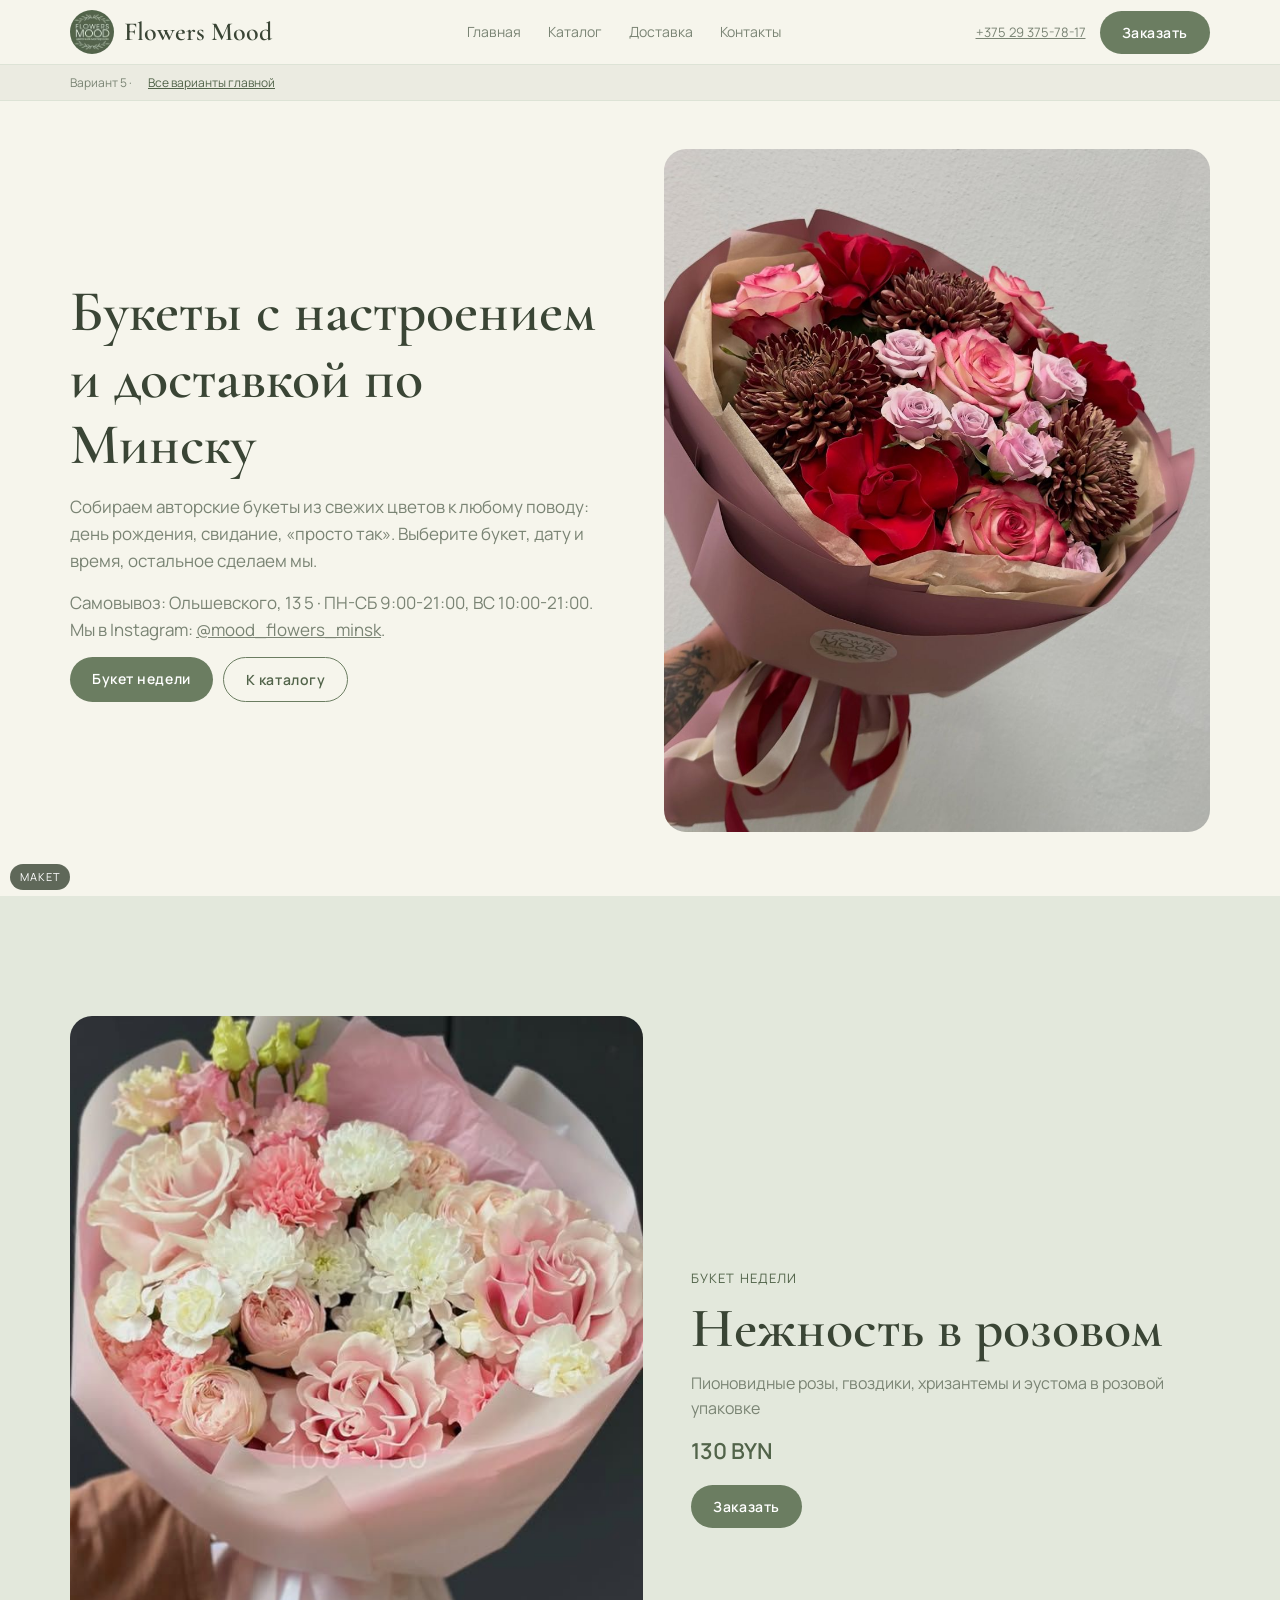
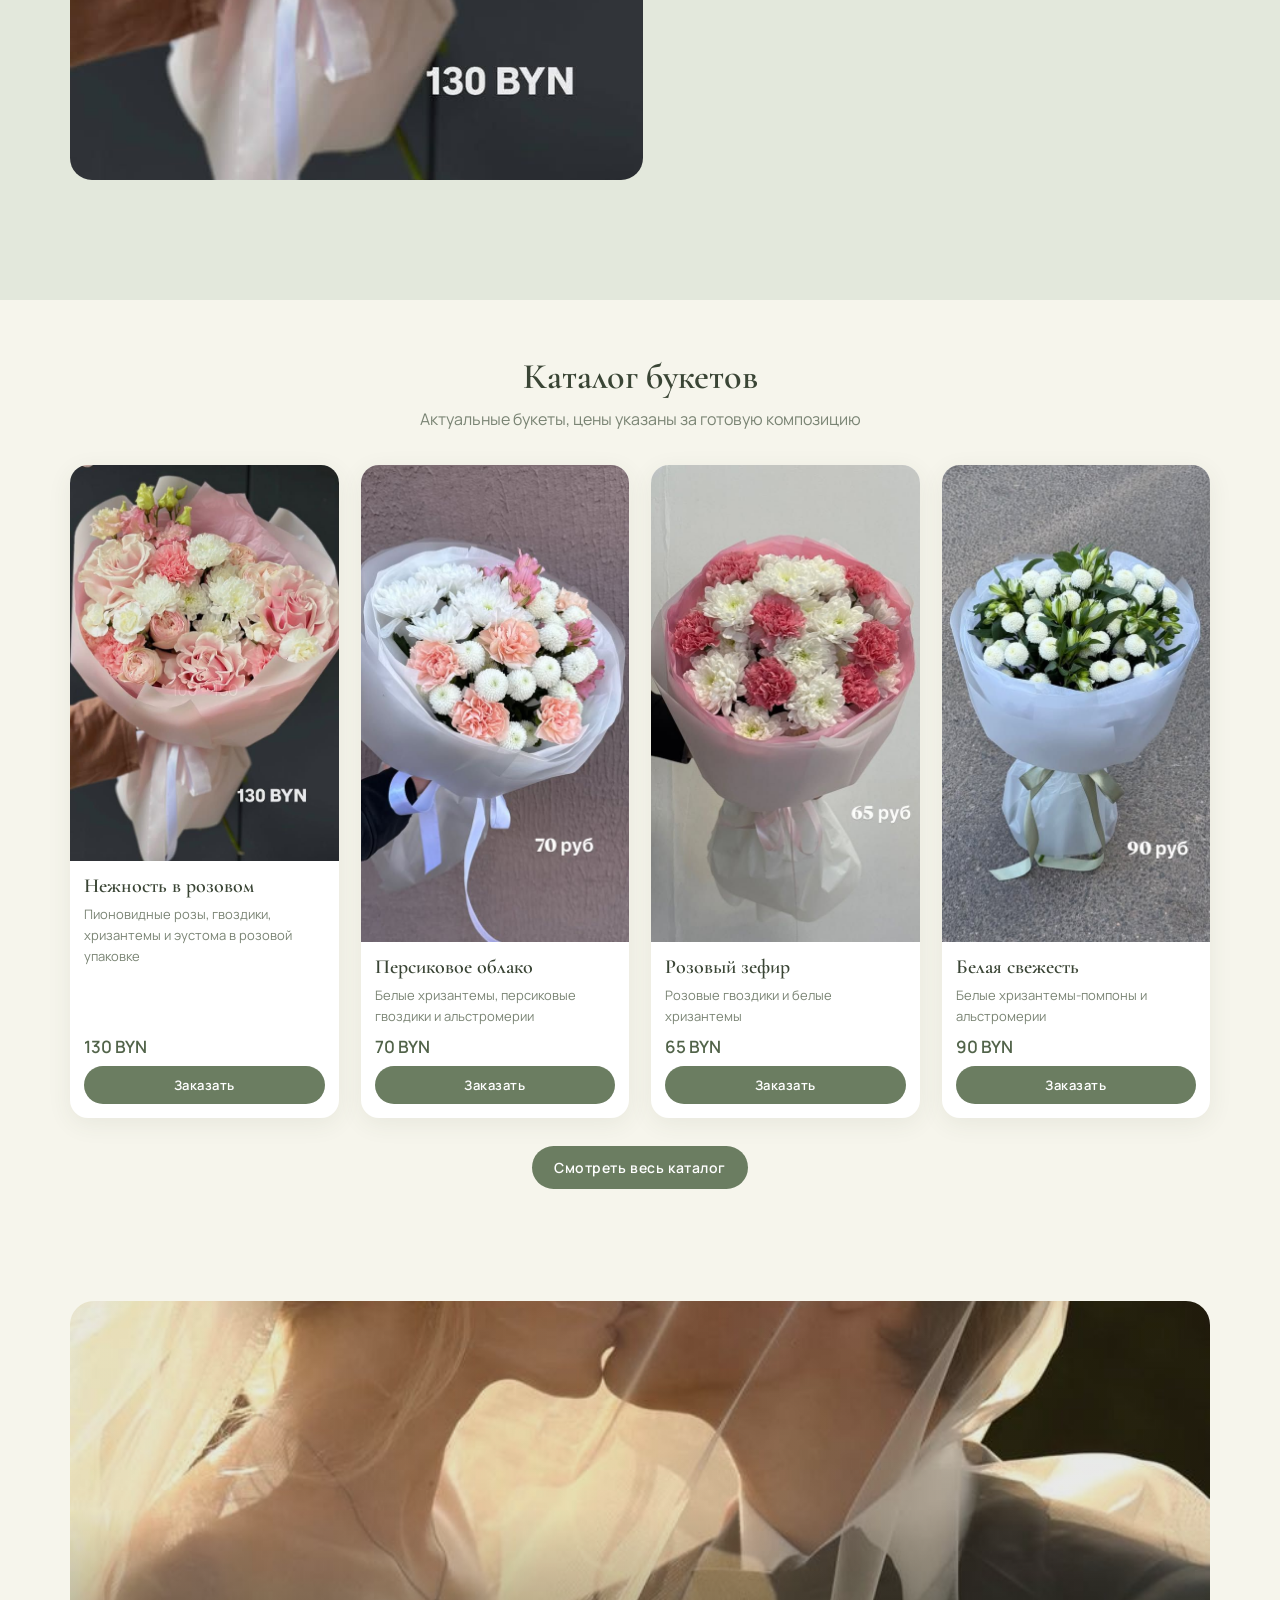
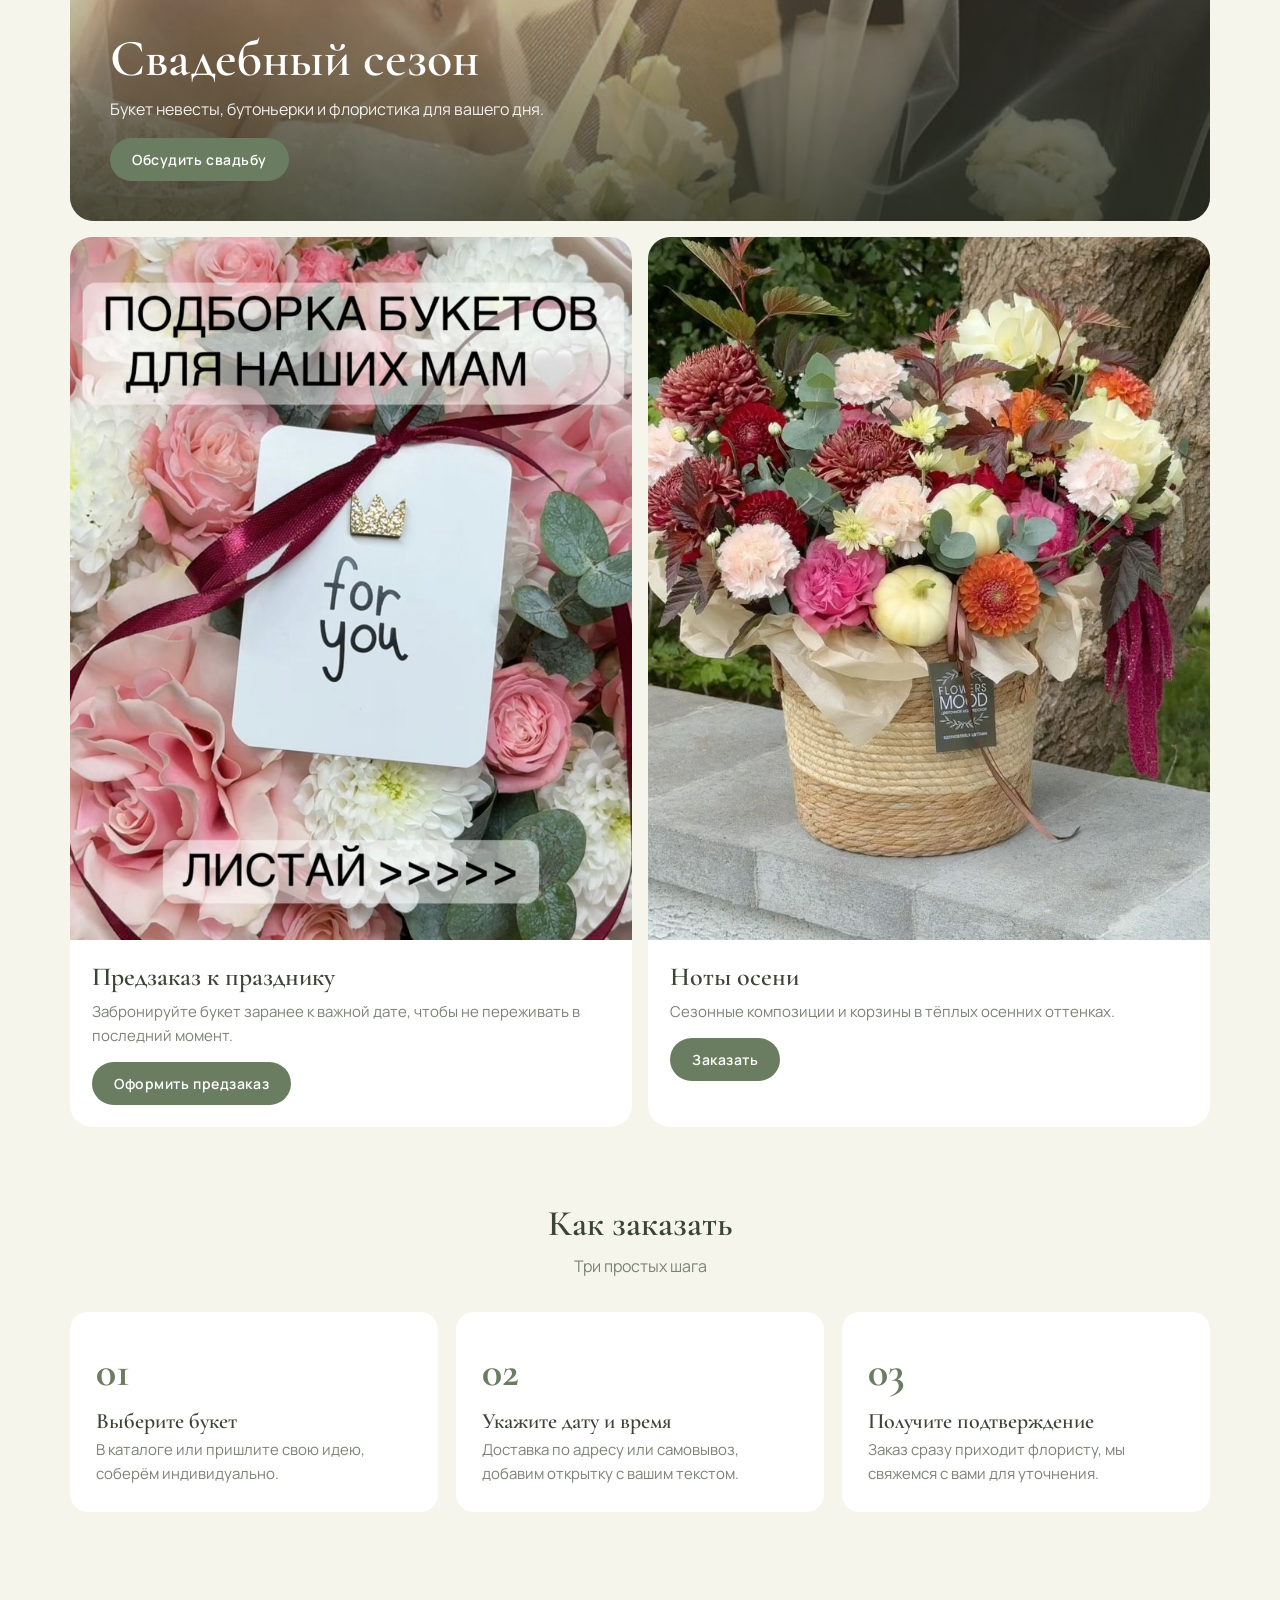
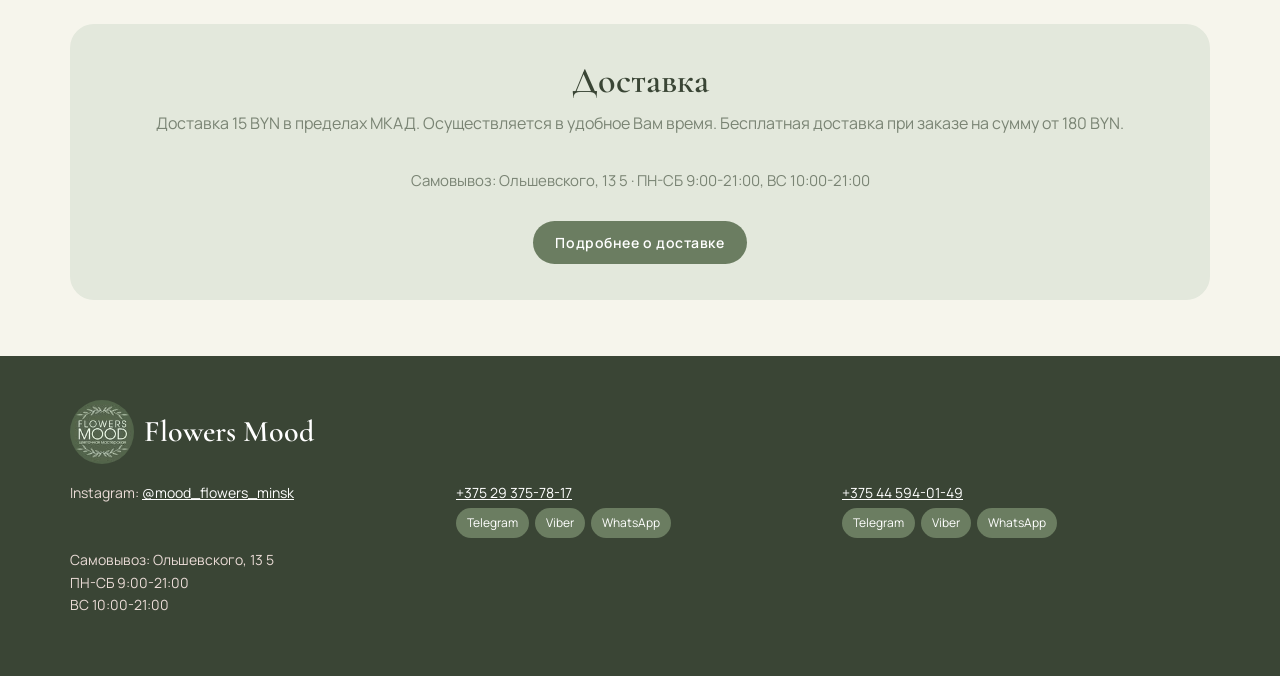
<file: variants/v5.html>
<!-- Вариант 5 главной Mood Flowers: новая структура-история при прокрутке — студия, букет недели, каталог, крупный свадебный блок. -->
<!DOCTYPE html>
<html lang="ru">
<head>
  <meta charset="utf-8">
  <meta name="viewport" content="width=device-width, initial-scale=1">
  <title>Mood Flowers — вариант 5</title>
  <link href="https://fonts.googleapis.com/css2?family=Cormorant+Garamond:wght@500;600&family=Manrope:wght@400;500;600&display=swap" rel="stylesheet">
  <link rel="stylesheet" href="../assets/site.css">
  <link rel="stylesheet" href="variants.css">
</head>
<body class="v5">
<header>
  <div class="wrap">
    <a class="logo" href="../index.html"><img src="../img/logo.jpg" alt="Flowers Mood"><span>Flowers Mood</span></a>
    <nav id="site-nav" aria-label="Основная навигация">
      <a href="../index.html">Главная</a>
      <a href="../catalog.html">Каталог</a>
      <a href="../delivery.html">Доставка</a>
      <a href="../contacts.html">Контакты</a>
    </nav>
    <div class="header-tools">
      <a class="phone" href="tel:+375293757817">+375 29 375-78-17</a>
      <button class="btn" type="button" onclick="openOrder()">Заказать</button>
      <button class="nav-toggle" type="button" aria-label="Меню" aria-expanded="false" aria-controls="site-nav"><span></span><span></span><span></span></button>
    </div>
  </div>
</header>
<div class="var-bar"><div class="wrap">Вариант 5 · <a href="index.html">Все варианты главной</a></div></div>

<div class="wrap v5-story">
  <div>
    <h1>Букеты с настроением и доставкой по Минску</h1>
    <p>Собираем авторские букеты из свежих цветов к любому поводу: день рождения, свидание, «просто так». Выберите букет, дату и время, остальное сделаем мы.</p>
    <p>Самовывоз: Ольшевского, 13 5 · ПН-СБ 9:00-21:00, ВС 10:00-21:00. Мы в Instagram: <a href="https://www.instagram.com/mood_flowers_minsk/" target="_blank" rel="noopener">@mood_flowers_minsk</a>.</p>
    <div class="hero-actions">
      <a class="btn" href="#week">Букет недели</a>
      <a class="btn ghost" href="#catalog">К каталогу</a>
    </div>
  </div>
  <div class="ph"><img src="../img/post3_osen.jpg" alt="Осенний букет Flowers Mood"></div>
</div>

<section class="v5-week" id="week">
  <div class="wrap">
    <div class="ph"><img src="../img/dm_photo_1.jpg" alt="Нежность в розовом"></div>
    <div>
      <div class="kicker">Букет недели</div>
      <h2>Нежность в розовом</h2>
      <p>Пионовидные розы, гвоздики, хризантемы и эустома в розовой упаковке</p>
      <div class="pr">130 BYN</div>
      <button class="btn" type="button" data-order="Нежность в розовом — 130 BYN">Заказать</button>
    </div>
  </div>
</section>

<section id="catalog">
  <div class="wrap">
    <h2 class="sec-t">Каталог букетов</h2>
    <p class="sec-s">Актуальные букеты, цены указаны за готовую композицию</p>
    <div class="grid grid-4">
        <div class="card" data-p="130" data-occ="birthday date">
          <div class="ph"><img loading="lazy" src="../img/dm_photo_1.jpg" alt="Нежность в розовом"></div>
          <div class="b"><h3>Нежность в розовом</h3><div class="d">Пионовидные розы, гвоздики, хризантемы и эустома в розовой упаковке</div>
          <div class="pr">130 BYN</div>
          <button class="btn" type="button" data-order="Нежность в розовом — 130 BYN">Заказать</button></div>
        </div>
        <div class="card" data-p="70" data-occ="birthday just">
          <div class="ph"><img loading="lazy" src="../img/dm_photo_2.jpg" alt="Персиковое облако"></div>
          <div class="b"><h3>Персиковое облако</h3><div class="d">Белые хризантемы, персиковые гвоздики и альстромерии</div>
          <div class="pr">70 BYN</div>
          <button class="btn" type="button" data-order="Персиковое облако — 70 BYN">Заказать</button></div>
        </div>
        <div class="card" data-p="65" data-occ="just birthday">
          <div class="ph"><img loading="lazy" src="../img/dm_photo_3.jpg" alt="Розовый зефир"></div>
          <div class="b"><h3>Розовый зефир</h3><div class="d">Розовые гвоздики и белые хризантемы</div>
          <div class="pr">65 BYN</div>
          <button class="btn" type="button" data-order="Розовый зефир — 65 BYN">Заказать</button></div>
        </div>
        <div class="card" data-p="90" data-occ="just birthday">
          <div class="ph"><img loading="lazy" src="../img/dm_photo_4.jpg" alt="Белая свежесть"></div>
          <div class="b"><h3>Белая свежесть</h3><div class="d">Белые хризантемы-помпоны и альстромерии</div>
          <div class="pr">90 BYN</div>
          <button class="btn" type="button" data-order="Белая свежесть — 90 BYN">Заказать</button></div>
        </div>
    </div>
    <p class="catalog-more"><a class="btn" href="../catalog.html">Смотреть весь каталог</a></p>
  </div>
</section>

<section class="v5-wed" id="wedding">
  <div class="wrap">
    <div class="v5-wed-hero">
      <div class="ph"><img src="../img/post6_svadebny_sezon.jpg" alt="Свадебный сезон"></div>
      <div class="t">
        <h2>Свадебный сезон</h2>
        <p>Букет невесты, бутоньерки и флористика для вашего дня.</p>
        <button class="btn" type="button" onclick="openOrder('Свадебная флористика (консультация)')">Обсудить свадьбу</button>
      </div>
    </div>
    <div class="v5-more feat">
      <div class="it"><div class="ph"><img src="../img/post2_predzakaz.jpg" alt="Предзаказ к празднику"></div><div class="t"><h3>Предзаказ к празднику</h3><p>Забронируйте букет заранее к важной дате, чтобы не переживать в последний момент.</p><button class="btn" type="button" onclick="openOrder('Предзаказ букета')">Оформить предзаказ</button></div></div>
      <div class="it"><div class="ph"><img src="../img/post4_noty_oseni.jpg" alt="Ноты осени"></div><div class="t"><h3>Ноты осени</h3><p>Сезонные композиции и корзины в тёплых осенних оттенках.</p><button class="btn" type="button" onclick="openOrder('Осенняя композиция')">Заказать</button></div></div>
    </div>
  </div>
</section>

<section id="how">
  <div class="wrap">
    <h2 class="sec-t">Как заказать</h2>
    <p class="sec-s">Три простых шага</p>
    <div class="steps">
      <div class="step"><b>01</b><h3>Выберите букет</h3><p>В каталоге или пришлите свою идею, соберём индивидуально.</p></div>
      <div class="step"><b>02</b><h3>Укажите дату и время</h3><p>Доставка по адресу или самовывоз, добавим открытку с вашим текстом.</p></div>
      <div class="step"><b>03</b><h3>Получите подтверждение</h3><p>Заказ сразу приходит флористу, мы свяжемся с вами для уточнения.</p></div>
    </div>
  </div>
</section>

<section>
  <div class="wrap">
    <div class="deliv">
      <h2 class="sec-t">Доставка</h2>
      <p class="sec-s">Доставка 15 BYN в пределах МКАД. Осуществляется в удобное Вам время. Бесплатная доставка при заказе на сумму от 180 BYN.</p>
      <p class="note">Самовывоз: Ольшевского, 13 5 · ПН-СБ 9:00-21:00, ВС 10:00-21:00</p>
      <p class="catalog-more"><a class="btn" href="../delivery.html">Подробнее о доставке</a></p>
    </div>
  </div>
</section>

<footer>
  <div class="wrap">
    <div class="logo"><img src="../img/logo.jpg" alt="Flowers Mood"><span>Flowers Mood</span></div>
    <div class="cols">
      <div>Instagram: <a href="https://www.instagram.com/mood_flowers_minsk/" target="_blank" rel="noopener">@mood_flowers_minsk</a><br><br><br>Самовывоз: Ольшевского, 13 5<br>ПН-СБ 9:00-21:00<br>ВС 10:00-21:00</div>
      <div><a href="tel:+375293757817">+375 29 375-78-17</a><div class="ct"><a href="https://t.me/+375293757817" target="_blank">Telegram</a><a href="viber://chat?number=%2B375293757817">Viber</a><a href="https://wa.me/375293757817" target="_blank">WhatsApp</a></div></div>
      <div><a href="tel:+375445940149">+375 44 594-01-49</a><div class="ct"><a href="https://t.me/+375445940149" target="_blank">Telegram</a><a href="viber://chat?number=%2B375445940149">Viber</a><a href="https://wa.me/375445940149" target="_blank">WhatsApp</a></div></div>
    </div>
  </div>
</footer>

<div class="modal" id="m"><div class="box"><button class="x" type="button" onclick="closeOrder()">×</button>
<form id="form"><h3>Оформление заказа</h3>
<label>Букет</label><input id="bq" required>
<div class="row"><div><label>Дата</label><input type="date" id="dt" required></div><div><label>Время</label><select required><option>09:00–12:00</option><option>12:00–15:00</option><option>15:00–18:00</option><option>18:00–21:00</option></select></div></div>
<label>Получение</label><div class="radio"><label><input type="radio" name="dl" value="d" checked> Доставка</label><label><input type="radio" name="dl" value="p"> Самовывоз</label></div>
<div id="zone"><label>Зона доставки</label><select name="zone"><option value="in">В пределах МКАД</option><option value="out">За пределами МКАД</option></select></div><p class="note" id="pick" style="display:none;margin-top:8px">Самовывоз: Ольшевского, 13 5 · ПН-СБ 9:00-21:00, ВС 10:00-21:00</p>
<div id="addr"><label>Адрес доставки</label><input placeholder="Улица, дом, квартира"></div>
<div class="row"><div><label>Ваше имя</label><input required></div><div><label>Телефон</label><input type="tel" required placeholder="+375"></div></div>
<label>Текст открытки</label><textarea rows="2" placeholder="Необязательно"></textarea>
<div class="sum" id="sum"></div><button class="btn" style="width:100%;margin-top:18px">Отправить заказ</button></form>
<div class="ok" id="ok"><div class="ic">✿</div><h3>Заказ принят, мы свяжемся с вами</h3><p class="note">Спасибо! Флорист уже видит ваш заказ.</p>
<div class="tg">✈ Заказ мгновенно приходит в Telegram магазина (в макете симуляция, данные никуда не отправляются)</div>
<button class="btn ghost" type="button" style="margin-top:16px" onclick="closeOrder()">Закрыть</button></div></div></div>
<div class="mk">Макет</div>
<script src="../assets/site.js"></script>

</body>
</html>
</file>
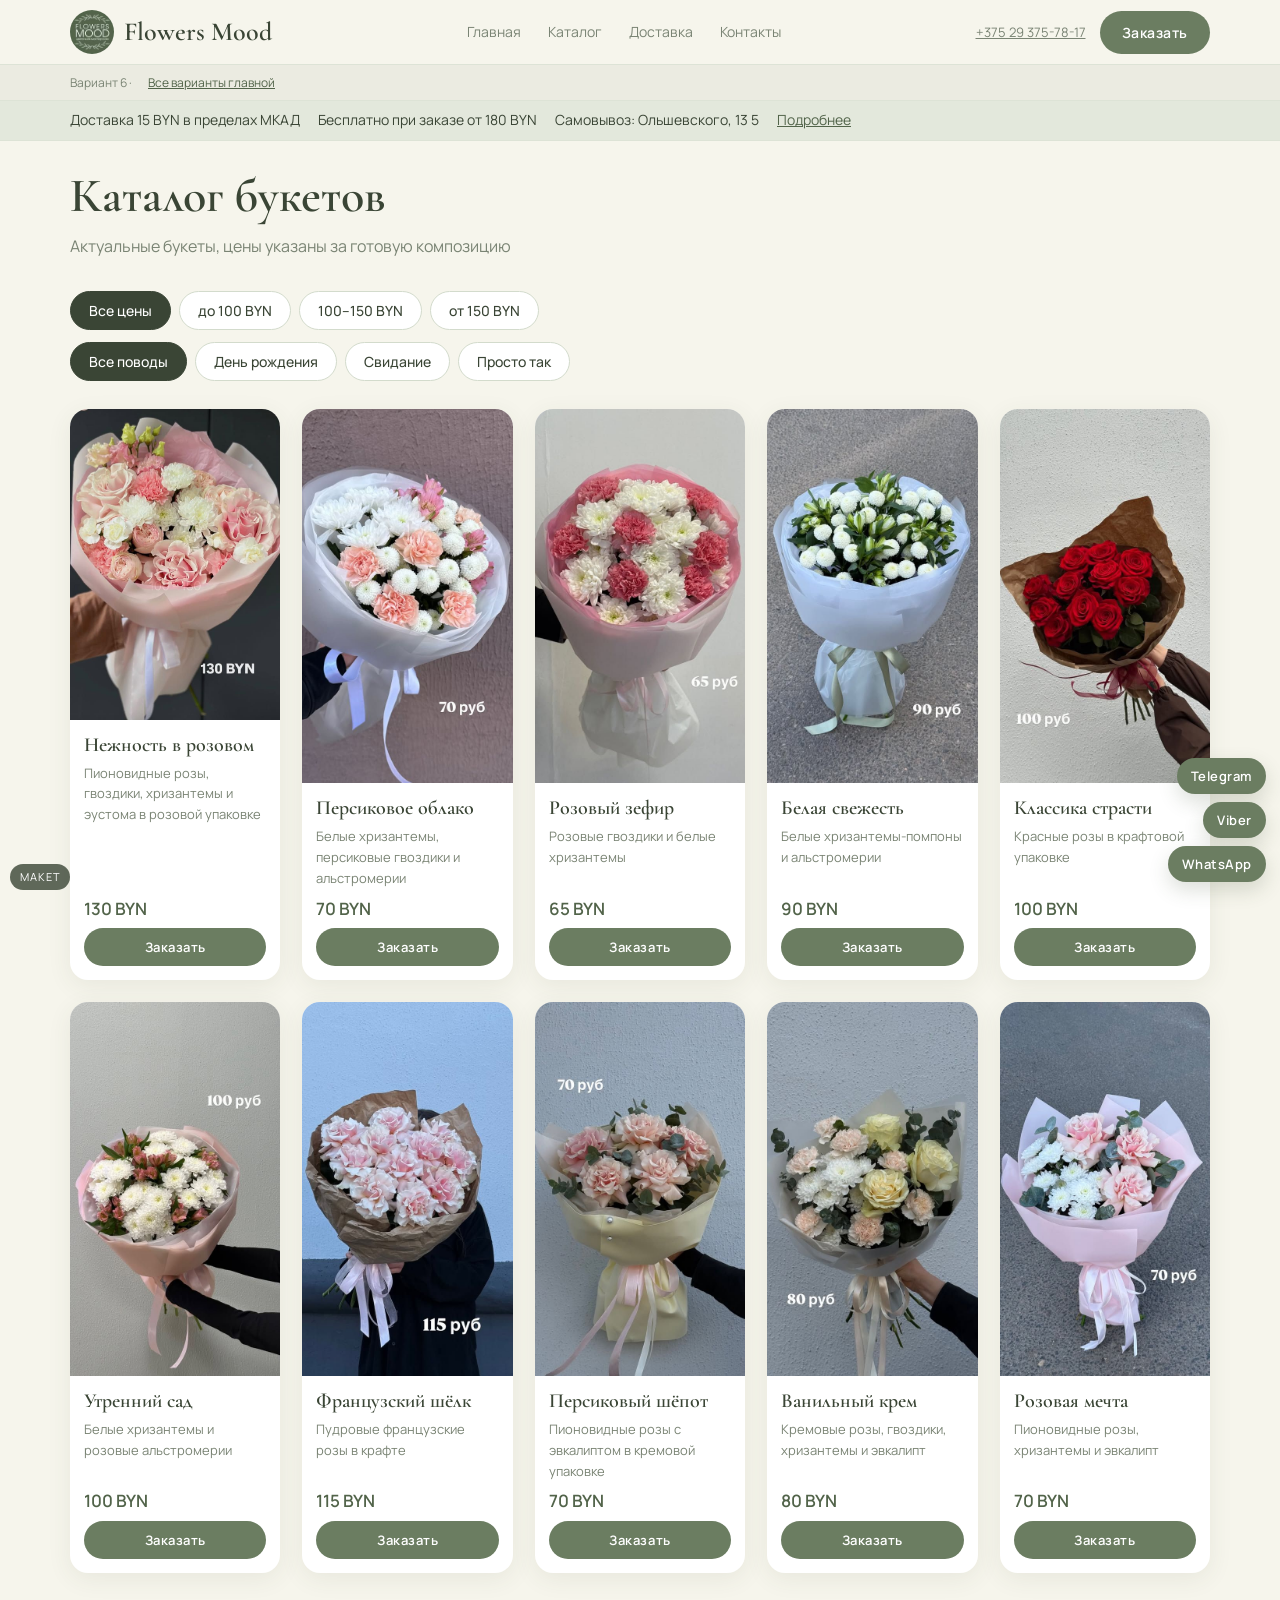
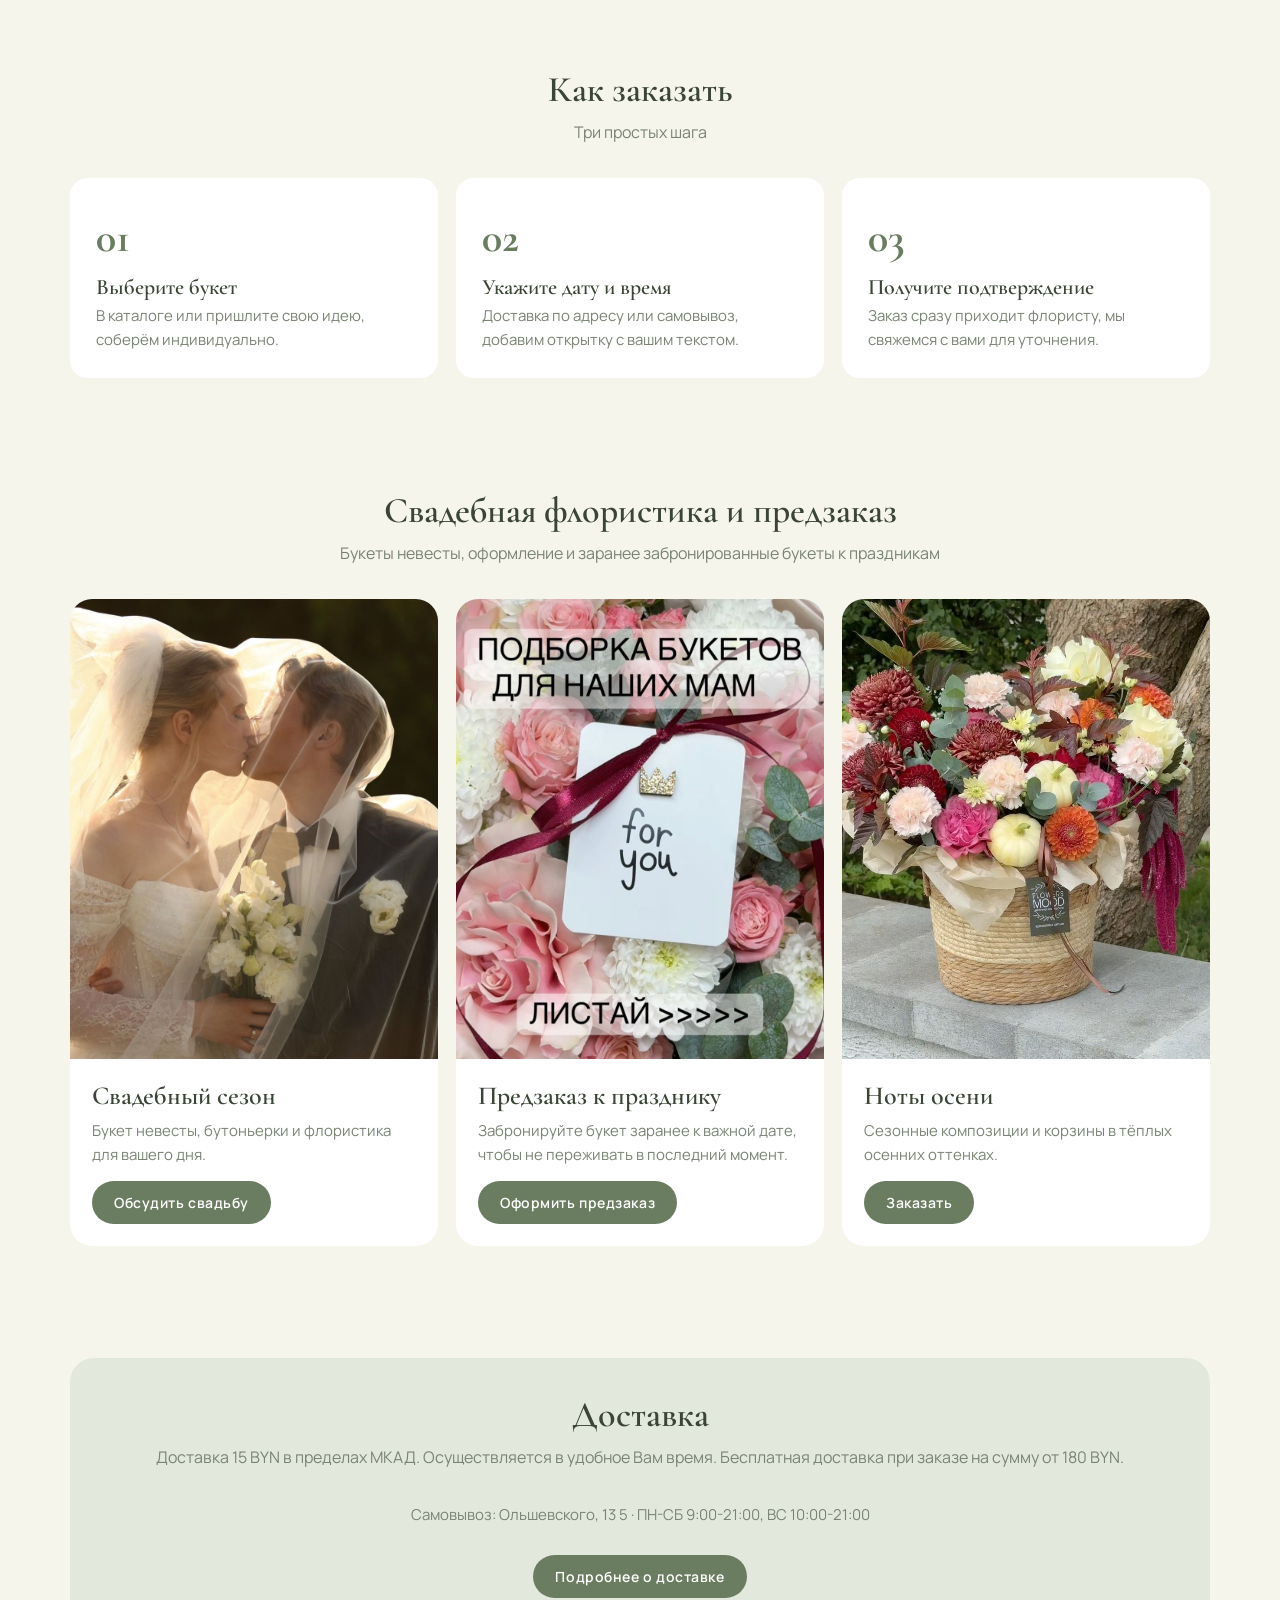
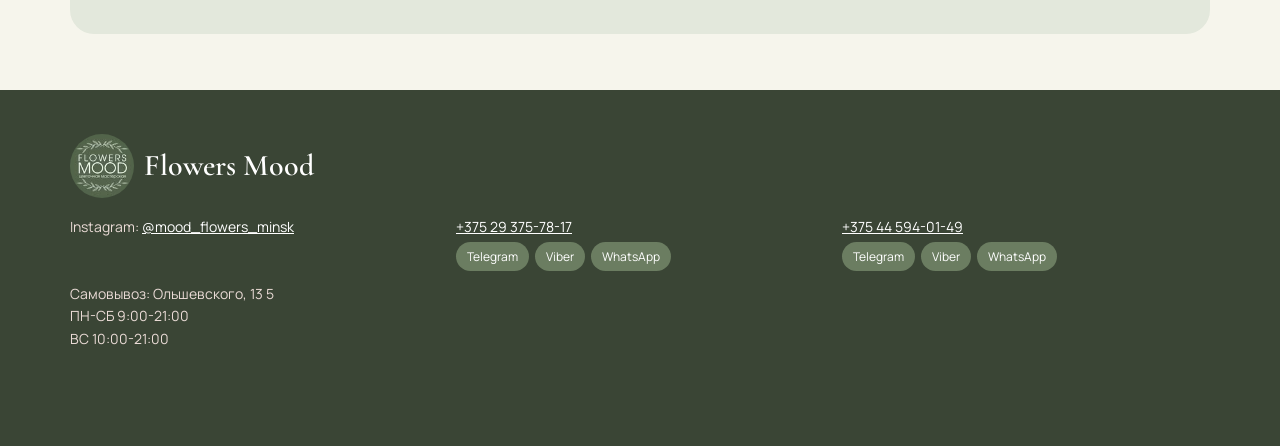
<file: variants/v6.html>
<!-- Вариант 6 главной Mood Flowers: новая структура «сначала витрина» — каталог с фильтрами как герой, узкая полоска доставки и плавающие мессенджеры. -->
<!DOCTYPE html>
<html lang="ru">
<head>
  <meta charset="utf-8">
  <meta name="viewport" content="width=device-width, initial-scale=1">
  <title>Mood Flowers — вариант 6</title>
  <link href="https://fonts.googleapis.com/css2?family=Cormorant+Garamond:wght@500;600&family=Manrope:wght@400;500;600&display=swap" rel="stylesheet">
  <link rel="stylesheet" href="../assets/site.css">
  <link rel="stylesheet" href="variants.css">
</head>
<body class="v6">
<header>
  <div class="wrap">
    <a class="logo" href="../index.html"><img src="../img/logo.jpg" alt="Flowers Mood"><span>Flowers Mood</span></a>
    <nav id="site-nav" aria-label="Основная навигация">
      <a href="../index.html">Главная</a>
      <a href="../catalog.html">Каталог</a>
      <a href="../delivery.html">Доставка</a>
      <a href="../contacts.html">Контакты</a>
    </nav>
    <div class="header-tools">
      <a class="phone" href="tel:+375293757817">+375 29 375-78-17</a>
      <button class="btn" type="button" onclick="openOrder()">Заказать</button>
      <button class="nav-toggle" type="button" aria-label="Меню" aria-expanded="false" aria-controls="site-nav"><span></span><span></span><span></span></button>
    </div>
  </div>
</header>
<div class="var-bar"><div class="wrap">Вариант 6 · <a href="index.html">Все варианты главной</a></div></div>

<div class="v6-bar">
  <div class="wrap">
    <span>Доставка 15 BYN в пределах МКАД</span>
    <span>Бесплатно при заказе от 180 BYN</span>
    <span>Самовывоз: Ольшевского, 13 5</span>
    <a href="../delivery.html">Подробнее</a>
  </div>
</div>

<section id="catalog">
  <div class="wrap">
    <h1 class="sec-t">Каталог букетов</h1>
    <p class="sec-s">Актуальные букеты, цены указаны за готовую композицию</p>
    <div class="toolbar">
      <div class="filters" id="f-price">
        <button class="on" type="button" data-f="all">Все цены</button>
        <button type="button" data-f="lo">до 100 BYN</button>
        <button type="button" data-f="mid">100–150 BYN</button>
        <button type="button" data-f="hi">от 150 BYN</button>
      </div>
      <div class="filters" id="f-occ">
        <button class="on" type="button" data-o="all">Все поводы</button>
        <button type="button" data-o="birthday">День рождения</button>
        <button type="button" data-o="date">Свидание</button>
        <button type="button" data-o="just">Просто так</button>
      </div>
    </div>
    <div class="grid" id="shop-grid">
        <div class="card" data-p="130" data-occ="birthday date">
          <div class="ph"><img loading="lazy" src="../img/dm_photo_1.jpg" alt="Нежность в розовом"></div>
          <div class="b"><h3>Нежность в розовом</h3><div class="d">Пионовидные розы, гвоздики, хризантемы и эустома в розовой упаковке</div>
          <div class="pr">130 BYN</div>
          <button class="btn" type="button" data-order="Нежность в розовом — 130 BYN">Заказать</button></div>
        </div>
        <div class="card" data-p="70" data-occ="birthday just">
          <div class="ph"><img loading="lazy" src="../img/dm_photo_2.jpg" alt="Персиковое облако"></div>
          <div class="b"><h3>Персиковое облако</h3><div class="d">Белые хризантемы, персиковые гвоздики и альстромерии</div>
          <div class="pr">70 BYN</div>
          <button class="btn" type="button" data-order="Персиковое облако — 70 BYN">Заказать</button></div>
        </div>
        <div class="card" data-p="65" data-occ="just birthday">
          <div class="ph"><img loading="lazy" src="../img/dm_photo_3.jpg" alt="Розовый зефир"></div>
          <div class="b"><h3>Розовый зефир</h3><div class="d">Розовые гвоздики и белые хризантемы</div>
          <div class="pr">65 BYN</div>
          <button class="btn" type="button" data-order="Розовый зефир — 65 BYN">Заказать</button></div>
        </div>
        <div class="card" data-p="90" data-occ="just birthday">
          <div class="ph"><img loading="lazy" src="../img/dm_photo_4.jpg" alt="Белая свежесть"></div>
          <div class="b"><h3>Белая свежесть</h3><div class="d">Белые хризантемы-помпоны и альстромерии</div>
          <div class="pr">90 BYN</div>
          <button class="btn" type="button" data-order="Белая свежесть — 90 BYN">Заказать</button></div>
        </div>
        <div class="card" data-p="100" data-occ="date">
          <div class="ph"><img loading="lazy" src="../img/dm_photo_5.jpg" alt="Классика страсти"></div>
          <div class="b"><h3>Классика страсти</h3><div class="d">Красные розы в крафтовой упаковке</div>
          <div class="pr">100 BYN</div>
          <button class="btn" type="button" data-order="Классика страсти — 100 BYN">Заказать</button></div>
        </div>
        <div class="card" data-p="100" data-occ="birthday just">
          <div class="ph"><img loading="lazy" src="../img/dm_photo_6.jpg" alt="Утренний сад"></div>
          <div class="b"><h3>Утренний сад</h3><div class="d">Белые хризантемы и розовые альстромерии</div>
          <div class="pr">100 BYN</div>
          <button class="btn" type="button" data-order="Утренний сад — 100 BYN">Заказать</button></div>
        </div>
        <div class="card" data-p="115" data-occ="date birthday">
          <div class="ph"><img loading="lazy" src="../img/dm_photo_7.jpg" alt="Французский шёлк"></div>
          <div class="b"><h3>Французский шёлк</h3><div class="d">Пудровые французские розы в крафте</div>
          <div class="pr">115 BYN</div>
          <button class="btn" type="button" data-order="Французский шёлк — 115 BYN">Заказать</button></div>
        </div>
        <div class="card" data-p="70" data-occ="just date">
          <div class="ph"><img loading="lazy" src="../img/dm_photo_8.jpg" alt="Персиковый шёпот"></div>
          <div class="b"><h3>Персиковый шёпот</h3><div class="d">Пионовидные розы с эвкалиптом в кремовой упаковке</div>
          <div class="pr">70 BYN</div>
          <button class="btn" type="button" data-order="Персиковый шёпот — 70 BYN">Заказать</button></div>
        </div>
        <div class="card" data-p="80" data-occ="birthday just">
          <div class="ph"><img loading="lazy" src="../img/dm_photo_9.jpg" alt="Ванильный крем"></div>
          <div class="b"><h3>Ванильный крем</h3><div class="d">Кремовые розы, гвоздики, хризантемы и эвкалипт</div>
          <div class="pr">80 BYN</div>
          <button class="btn" type="button" data-order="Ванильный крем — 80 BYN">Заказать</button></div>
        </div>
        <div class="card" data-p="70" data-occ="birthday just">
          <div class="ph"><img loading="lazy" src="../img/dm_photo_10.jpg" alt="Розовая мечта"></div>
          <div class="b"><h3>Розовая мечта</h3><div class="d">Пионовидные розы, хризантемы и эвкалипт</div>
          <div class="pr">70 BYN</div>
          <button class="btn" type="button" data-order="Розовая мечта — 70 BYN">Заказать</button></div>
        </div>
    </div>
    <p class="empty" id="shop-empty">В этой категории букетов пока нет. Напишите нам, соберём под ваш бюджет.</p>
  </div>
</section>

<section id="how">
  <div class="wrap">
    <h2 class="sec-t">Как заказать</h2>
    <p class="sec-s">Три простых шага</p>
    <div class="steps">
      <div class="step"><b>01</b><h3>Выберите букет</h3><p>В каталоге или пришлите свою идею, соберём индивидуально.</p></div>
      <div class="step"><b>02</b><h3>Укажите дату и время</h3><p>Доставка по адресу или самовывоз, добавим открытку с вашим текстом.</p></div>
      <div class="step"><b>03</b><h3>Получите подтверждение</h3><p>Заказ сразу приходит флористу, мы свяжемся с вами для уточнения.</p></div>
    </div>
  </div>
</section>

<section id="wedding">
  <div class="wrap">
    <h2 class="sec-t">Свадебная флористика и предзаказ</h2>
    <p class="sec-s">Букеты невесты, оформление и заранее забронированные букеты к праздникам</p>
    <div class="feat">
      <div class="it"><div class="ph"><img src="../img/post6_svadebny_sezon.jpg" alt="Свадебный сезон"></div><div class="t"><h3>Свадебный сезон</h3><p>Букет невесты, бутоньерки и флористика для вашего дня.</p><button class="btn" type="button" onclick="openOrder('Свадебная флористика (консультация)')">Обсудить свадьбу</button></div></div>
      <div class="it" id="preorder"><div class="ph"><img src="../img/post2_predzakaz.jpg" alt="Предзаказ к празднику"></div><div class="t"><h3>Предзаказ к празднику</h3><p>Забронируйте букет заранее к важной дате, чтобы не переживать в последний момент.</p><button class="btn" type="button" onclick="openOrder('Предзаказ букета')">Оформить предзаказ</button></div></div>
      <div class="it" id="autumn"><div class="ph"><img src="../img/post4_noty_oseni.jpg" alt="Ноты осени"></div><div class="t"><h3>Ноты осени</h3><p>Сезонные композиции и корзины в тёплых осенних оттенках.</p><button class="btn" type="button" onclick="openOrder('Осенняя композиция')">Заказать</button></div></div>
    </div>
  </div>
</section>

<section>
  <div class="wrap">
    <div class="deliv">
      <h2 class="sec-t">Доставка</h2>
      <p class="sec-s">Доставка 15 BYN в пределах МКАД. Осуществляется в удобное Вам время. Бесплатная доставка при заказе на сумму от 180 BYN.</p>
      <p class="note">Самовывоз: Ольшевского, 13 5 · ПН-СБ 9:00-21:00, ВС 10:00-21:00</p>
      <p class="catalog-more"><a class="btn" href="../delivery.html">Подробнее о доставке</a></p>
    </div>
  </div>
</section>

<div class="float-msg" aria-label="Написать в мессенджер">
  <a class="btn" href="https://t.me/+375293757817" target="_blank" rel="noopener">Telegram</a>
  <a class="btn" href="viber://chat?number=%2B375293757817">Viber</a>
  <a class="btn" href="https://wa.me/375293757817" target="_blank" rel="noopener">WhatsApp</a>
</div>

<footer>
  <div class="wrap">
    <div class="logo"><img src="../img/logo.jpg" alt="Flowers Mood"><span>Flowers Mood</span></div>
    <div class="cols">
      <div>Instagram: <a href="https://www.instagram.com/mood_flowers_minsk/" target="_blank" rel="noopener">@mood_flowers_minsk</a><br><br><br>Самовывоз: Ольшевского, 13 5<br>ПН-СБ 9:00-21:00<br>ВС 10:00-21:00</div>
      <div><a href="tel:+375293757817">+375 29 375-78-17</a><div class="ct"><a href="https://t.me/+375293757817" target="_blank">Telegram</a><a href="viber://chat?number=%2B375293757817">Viber</a><a href="https://wa.me/375293757817" target="_blank">WhatsApp</a></div></div>
      <div><a href="tel:+375445940149">+375 44 594-01-49</a><div class="ct"><a href="https://t.me/+375445940149" target="_blank">Telegram</a><a href="viber://chat?number=%2B375445940149">Viber</a><a href="https://wa.me/375445940149" target="_blank">WhatsApp</a></div></div>
    </div>
  </div>
</footer>

<div class="modal" id="m"><div class="box"><button class="x" type="button" onclick="closeOrder()">×</button>
<form id="form"><h3>Оформление заказа</h3>
<label>Букет</label><input id="bq" required>
<div class="row"><div><label>Дата</label><input type="date" id="dt" required></div><div><label>Время</label><select required><option>09:00–12:00</option><option>12:00–15:00</option><option>15:00–18:00</option><option>18:00–21:00</option></select></div></div>
<label>Получение</label><div class="radio"><label><input type="radio" name="dl" value="d" checked> Доставка</label><label><input type="radio" name="dl" value="p"> Самовывоз</label></div>
<div id="zone"><label>Зона доставки</label><select name="zone"><option value="in">В пределах МКАД</option><option value="out">За пределами МКАД</option></select></div><p class="note" id="pick" style="display:none;margin-top:8px">Самовывоз: Ольшевского, 13 5 · ПН-СБ 9:00-21:00, ВС 10:00-21:00</p>
<div id="addr"><label>Адрес доставки</label><input placeholder="Улица, дом, квартира"></div>
<div class="row"><div><label>Ваше имя</label><input required></div><div><label>Телефон</label><input type="tel" required placeholder="+375"></div></div>
<label>Текст открытки</label><textarea rows="2" placeholder="Необязательно"></textarea>
<div class="sum" id="sum"></div><button class="btn" style="width:100%;margin-top:18px">Отправить заказ</button></form>
<div class="ok" id="ok"><div class="ic">✿</div><h3>Заказ принят, мы свяжемся с вами</h3><p class="note">Спасибо! Флорист уже видит ваш заказ.</p>
<div class="tg">✈ Заказ мгновенно приходит в Telegram магазина (в макете симуляция, данные никуда не отправляются)</div>
<button class="btn ghost" type="button" style="margin-top:16px" onclick="closeOrder()">Закрыть</button></div></div></div>
<div class="mk">Макет</div>
<script src="../assets/site.js"></script>

<script>
(function () {
  const grid = document.getElementById("shop-grid");
  const empty = document.getElementById("shop-empty");
  if (!grid) return;
  let price = "all", occ = "all";
  function paint() {
    let n = 0;
    grid.querySelectorAll(".card").forEach((card) => {
      const p = +card.dataset.p;
      const okP = price === "all" || (price === "lo" && p < 100) || (price === "mid" && p >= 100 && p <= 150) || (price === "hi" && p > 150);
      const okO = occ === "all" || (card.dataset.occ || "").includes(occ);
      const show = okP && okO;
      card.style.display = show ? "" : "none";
      if (show) n += 1;
    });
    if (empty) empty.style.display = n ? "none" : "block";
  }
  document.getElementById("f-price")?.addEventListener("click", (event) => {
    const button = event.target.closest("button[data-f]");
    if (!button) return;
    price = button.dataset.f;
    button.parentElement.querySelectorAll("button").forEach((item) => item.classList.toggle("on", item === button));
    paint();
  });
  document.getElementById("f-occ")?.addEventListener("click", (event) => {
    const button = event.target.closest("button[data-o]");
    if (!button) return;
    occ = button.dataset.o;
    button.parentElement.querySelectorAll("button").forEach((item) => item.classList.toggle("on", item === button));
    paint();
  });
})();
</script>
</body>
</html>
</file>
<file: assets/site.css>
:root{--cream:#f6f5ec;--blush:#e3e8dc;--rose:#6b7d61;--rosed:#52644a;--ink:#3a4535;--muted:#7a8474}
*{box-sizing:border-box;margin:0;padding:0}
body{font-family:Manrope,system-ui,sans-serif;background:var(--cream);color:var(--ink);line-height:1.6}
h1,h2,h3,.logo{font-family:"Cormorant Garamond",Georgia,serif;font-weight:600;line-height:1.15}
img{display:block;width:100%;height:100%;object-fit:cover}
a{color:inherit}
.wrap{max-width:1180px;margin:0 auto;padding:0 20px}
.btn{display:inline-block;border:0;cursor:pointer;background:var(--rose);color:#fff;font:600 14px Manrope,sans-serif;letter-spacing:.04em;padding:12px 22px;border-radius:40px;text-decoration:none;transition:.2s}
.btn:hover{background:var(--rosed)}
.btn.ghost{background:transparent;color:var(--rosed);border:1px solid var(--rose)}
header{position:sticky;top:0;z-index:20;background:rgba(246,245,236,.92);backdrop-filter:blur(8px);border-bottom:1px solid #dde3d6}
header .wrap{display:flex;align-items:center;justify-content:space-between;height:64px;gap:12px}
.header-tools{display:flex;align-items:center;gap:8px;flex:none}
.logo{font-size:22px;text-decoration:none;white-space:nowrap;display:flex;align-items:center;gap:10px;min-width:0}
.logo img{width:44px;height:44px;border-radius:50%;flex:none}
.phone{display:none;font-size:13px;color:var(--muted);margin-right:6px;white-space:nowrap}
.nav-toggle{display:inline-flex;flex-direction:column;justify-content:center;gap:5px;width:42px;height:42px;padding:10px;border:0;background:transparent;cursor:pointer}
.nav-toggle span{display:block;height:2px;border-radius:2px;background:var(--ink)}
header nav{display:none}
header nav a{font-size:14px;text-decoration:none;margin:0 12px;color:var(--muted)}
header nav a[aria-current="page"]{color:var(--ink);font-weight:600}
header nav.open{display:flex;flex-direction:column;position:absolute;left:0;right:0;top:100%;background:rgba(246,245,236,.98);border-bottom:1px solid #dde3d6;padding:8px 20px 16px;box-shadow:0 12px 24px rgba(60,80,50,.08)}
header nav.open a{margin:0;padding:14px 0;border-bottom:1px solid #e6ebdf;font-size:16px}
header nav.open a:last-child{border-bottom:0}
.hero{display:grid;gap:28px;padding:32px 20px 56px}
.hero h1{font-size:44px}
.hero p{color:var(--muted);margin:16px 0 26px;font-size:17px}
.hero .ph{border-radius:200px 200px 24px 24px;overflow:hidden;aspect-ratio:4/5}
.hero-actions{display:flex;flex-wrap:wrap;gap:10px}
section{padding:56px 0;scroll-margin-top:76px}
.sec-t{font-size:36px;text-align:center;margin-bottom:10px}
.sec-s{text-align:center;color:var(--muted);margin-bottom:32px}
.toolbar{display:flex;flex-direction:column;align-items:center;gap:12px;margin-bottom:28px}
.filters{display:flex;flex-wrap:wrap;gap:8px;justify-content:center}
.filters button{border:1px solid #d3dbcc;background:#fff;color:var(--ink);padding:9px 18px;border-radius:30px;font:500 14px Manrope,sans-serif;cursor:pointer}
.filters button.on{background:var(--ink);color:#fff;border-color:var(--ink)}
.grid{display:grid;grid-template-columns:repeat(2,1fr);gap:14px}
.card{background:#fff;border-radius:18px;overflow:hidden;display:flex;flex-direction:column;box-shadow:0 6px 24px rgba(60,80,50,.08)}
.card .ph{aspect-ratio:3/4}
.card .b{padding:14px;display:flex;flex-direction:column;gap:6px;flex:1}
.card h3{font-size:20px}
.card .d{font-size:13px;color:var(--muted);flex:1}
.card .pr{font-weight:600;color:var(--rosed);font-size:17px}
.card .btn{padding:10px;text-align:center;font-size:13px}
.empty{text-align:center;color:var(--muted);padding:30px;display:none}
.catalog-more{text-align:center;margin-top:28px}
.steps{display:grid;gap:18px}
.step{background:#fff;border-radius:18px;padding:26px}
.step b{font-family:"Cormorant Garamond",serif;font-size:42px;color:var(--rose)}
.step h3{font-size:22px;margin:4px 0}
.step p,.note{color:var(--muted);font-size:15px}
.deliv{background:var(--blush);border-radius:24px;padding:36px 24px;text-align:center}
.feat{display:grid;gap:18px}
.feat .it{background:#fff;border-radius:22px;overflow:hidden}
.feat .ph{aspect-ratio:4/5}
.feat .t{padding:22px}
.feat h3{font-size:26px;margin-bottom:8px}
.feat p{color:var(--muted);font-size:15px;margin-bottom:14px}
footer{background:var(--ink);color:#eadbd6;padding:44px 0 60px;font-size:14px}
footer .logo{color:#fff;font-size:30px}
footer .logo img{width:64px;height:64px}
footer .cols{display:grid;gap:18px;margin-top:18px}
footer a{color:#fff}
.modal{position:fixed;inset:0;background:rgba(25,35,20,.5);display:none;align-items:flex-end;justify-content:center;z-index:50}
.modal.open{display:flex}
.box{background:var(--cream);width:100%;max-width:520px;max-height:92vh;overflow:auto;border-radius:24px 24px 0 0;padding:26px 22px}
.box h3{font-size:28px;margin-bottom:14px}
.x{float:right;background:none;border:0;font-size:26px;cursor:pointer;color:var(--muted);line-height:1}
label{display:block;font-size:13px;color:var(--muted);margin:12px 0 4px}
input,select,textarea{width:100%;padding:11px 13px;border:1px solid #d3dbcc;border-radius:12px;font:15px Manrope,sans-serif;background:#fff;color:var(--ink)}
.row{display:grid;grid-template-columns:1fr 1fr;gap:10px}
.radio{display:flex;gap:16px;margin-top:4px;flex-wrap:wrap}
.radio label{display:flex;gap:6px;align-items:center;margin:0;color:var(--ink);font-size:14px}
.radio input{width:auto}
.ok{text-align:center;padding:20px 0;display:none}
.ok .ic{font-size:48px;color:var(--rose)}
.tg{margin-top:14px;background:#e8f3fb;color:#2a6a96;padding:12px;border-radius:12px;font-size:13px}
.mk{position:fixed;left:10px;bottom:10px;z-index:60;font-size:11px;letter-spacing:.08em;text-transform:uppercase;background:rgba(58,69,53,.8);color:#fff;padding:4px 10px;border-radius:20px}
.dgrid{display:grid;gap:14px;text-align:left;margin-top:18px}
.dgrid div{background:#fff;border-radius:16px;padding:18px}
.dgrid b{color:var(--rosed)}
.ct{display:flex;flex-wrap:wrap;gap:6px;margin:4px 0 10px}
.ct a{font-size:12px;padding:5px 11px;border-radius:20px;background:var(--rose);color:#fff;text-decoration:none}
.sum{margin-top:14px;background:#fff;border-radius:12px;padding:12px;font-size:14px}
.contact-page .dgrid{margin-top:0}
.contact-page .ct a{padding:8px 14px;font-size:13px}
:focus-visible{outline:2px solid var(--rose);outline-offset:2px}
@media(max-width:380px){
  .logo span{position:absolute;width:1px;height:1px;padding:0;margin:-1px;overflow:hidden;clip:rect(0,0,0,0);white-space:nowrap;border:0}
  .header-tools .btn{padding:10px 14px}
}
@media(min-width:760px){
  .logo{font-size:26px}
  .nav-toggle{display:none}
  header nav{display:block;position:static;background:none;box-shadow:none;padding:0;border:0}
  header nav.open{display:block;position:static;box-shadow:none;padding:0;border:0;background:none}
  header nav.open a{margin:0 12px;padding:0;border:0;font-size:14px}
  .phone{display:inline}
  .grid{grid-template-columns:repeat(3,1fr);gap:22px}
  .steps,.feat{grid-template-columns:repeat(3,1fr)}
  footer .cols{grid-template-columns:repeat(3,1fr)}
  .modal{align-items:center}
  .box{border-radius:24px}
  .dgrid{grid-template-columns:repeat(3,1fr)}
}
@media(min-width:1024px){
  .hero{grid-template-columns:1.1fr 1fr;align-items:center;padding:56px 20px 80px}
  .hero h1{font-size:68px}
  .grid{grid-template-columns:repeat(5,1fr)}
  .grid-4{grid-template-columns:repeat(4,1fr)}
  .feat{grid-template-columns:repeat(3,1fr)}
}
</file>
<file: variants/variants.css>
/* Варианты главной Mood Flowers: только раскладка и акценты, палитра и тон макета без изменений. */

.var-bar{background:rgba(58,69,53,.06);border-bottom:1px solid #dde3d6;font-size:12px;color:var(--muted)}
.var-bar .wrap{display:flex;flex-wrap:wrap;gap:8px 16px;align-items:center;padding-top:8px;padding-bottom:8px}
.var-bar a{color:var(--rosed)}

/* --- v1: аккуратный текущий макет --- */
.header-msg{display:none;gap:6px;margin-right:4px}
.header-msg a{font-size:12px;padding:5px 11px;border-radius:20px;background:transparent;color:var(--rosed);border:1px solid #c9d3c0;text-decoration:none;white-space:nowrap}
.header-msg a:hover{background:var(--blush)}
.v1 .hero{padding-top:40px;padding-bottom:64px;gap:36px}
.v1 .hero .ph{box-shadow:0 18px 40px rgba(60,80,50,.12)}
.v1 .hero p{max-width:34em}
.v1 section{padding:64px 0}
.v1 .feat .it{display:flex;flex-direction:column}
@media(min-width:760px){
  .header-msg{display:flex}
}
@media(min-width:1024px){
  .v1 .hero{padding:64px 20px 88px;gap:48px}
}

/* --- v2: коллаж в герое, каталог выше, шаги в ряд --- */
.v2 .hero-collage{padding:24px 20px 28px;display:grid;gap:20px}
.v2 .hero-collage h1{font-size:40px}
.v2 .hero-collage p{color:var(--muted);margin:12px 0 20px;font-size:16px;max-width:36em}
.v2 .collage{display:grid;grid-template-columns:1.2fr 1fr 1fr;grid-template-rows:repeat(2,minmax(0,1fr));gap:8px;min-height:280px}
.v2 .collage .ph{border-radius:16px;overflow:hidden;min-height:0}
.v2 .collage .ph:first-child{grid-row:1/3;border-radius:24px 16px 16px 24px}
.v2 #catalog{padding-top:28px}
.v2 .steps{gap:10px}
.v2 .step{padding:16px 18px;display:grid;grid-template-columns:auto 1fr;gap:2px 14px;align-items:start}
.v2 .step b{font-size:28px;line-height:1;grid-row:1/3}
.v2 .step h3{font-size:18px;margin:0}
.v2 .step p{font-size:14px}
@media(min-width:760px){
  .v2 .hero-collage{grid-template-columns:0.9fr 1.1fr;align-items:center;padding:36px 20px 20px}
  .v2 .hero-collage h1{font-size:52px}
  .v2 .steps{grid-template-columns:repeat(3,1fr)}
  .v2 .collage{min-height:380px}
}
@media(max-width:759px){
  .v2 .collage{grid-template-columns:1fr 1fr;grid-template-rows:auto;min-height:0}
  .v2 .collage .ph{aspect-ratio:1}
  .v2 .collage .ph:first-child{grid-row:auto;grid-column:1/-1;aspect-ratio:16/10;border-radius:20px}
  .v2 .step{grid-template-columns:auto 1fr}
}

/* --- v3: редакционный минимализм --- */
.v3 header{background:rgba(246,245,236,.96)}
.v3-hero{position:relative;min-height:72vh;display:flex;align-items:flex-end;color:#fff}
.v3-hero .bg{position:absolute;inset:0}
.v3-hero .bg img{object-position:center 30%}
.v3-hero .bg::after{content:"";position:absolute;inset:0;background:linear-gradient(to top,rgba(38,46,34,.72) 0%,rgba(38,46,34,.2) 55%,rgba(38,46,34,.08) 100%)}
.v3-hero .wrap{position:relative;z-index:1;padding:48px 20px 56px;max-width:1180px}
.v3-hero h1{font-size:48px;color:#fff;max-width:14ch;letter-spacing:-0.02em}
.v3-hero p{color:rgba(255,255,255,.88);margin:16px 0 26px;font-size:17px;max-width:32em}
.v3-hero .btn.ghost{color:#fff;border-color:rgba(255,255,255,.7)}
.v3-hero .btn.ghost:hover{background:rgba(255,255,255,.12)}
.v3-strip{display:flex;gap:8px;overflow-x:auto;padding:12px 20px 0;scrollbar-width:thin}
.v3-strip .ph{flex:0 0 140px;aspect-ratio:1;border-radius:8px;overflow:hidden}
.v3-write{margin:28px auto 8px;max-width:1180px;padding:0 20px}
.v3-write .box-write{background:var(--blush);border-radius:24px;padding:28px 24px;text-align:center}
.v3-write h2{font-size:32px;margin-bottom:8px}
.v3-write p{color:var(--muted);margin-bottom:18px}
.v3-write .ct{justify-content:center;gap:8px}
.v3-write .ct a{padding:10px 18px;font-size:14px}
.v3-write .phones{margin-top:14px;display:flex;flex-wrap:wrap;gap:8px 20px;justify-content:center}
.v3-write .phones a{font-weight:600;text-decoration:none}
.v3 .sec-t,.v3 .sec-s{text-align:left}
.v3 .sec-t{font-size:40px}
.v3 .catalog-more{text-align:left}
.v3 .steps{gap:0;border-top:1px solid #dde3d6}
.v3 .step{background:transparent;border-bottom:1px solid #dde3d6;border-radius:0;padding:22px 0}
.v3 .deliv{text-align:left}
.v3 .deliv .sec-t,.v3 .deliv .sec-s{text-align:left}
@media(min-width:760px){
  .v3-hero h1{font-size:80px}
  .v3-strip .ph{flex-basis:180px}
  .v3-write .box-write{padding:40px 48px}
  .v3-write h2{font-size:44px}
  .v3 .steps{grid-template-columns:repeat(3,1fr);gap:32px;border:0}
  .v3 .step{padding:8px 0 0;border-bottom:0;border-top:1px solid #dde3d6}
}
@media(min-width:1024px){
  .v3-hero{min-height:82vh}
  .v3-hero h1{font-size:92px}
  .v3-strip .ph{flex-basis:200px}
}

/* --- v4: вход через повод --- */
.v4-occasions{padding:36px 0 20px}
.v4-occasions h1{font-size:44px;text-align:center;margin-bottom:10px}
.v4-occasions .lead{text-align:center;color:var(--muted);max-width:34em;margin:0 auto 28px;font-size:17px}
.occ-grid{display:grid;grid-template-columns:1fr 1fr;gap:12px}
.occ-tile{position:relative;display:block;border:0;padding:0;border-radius:20px;overflow:hidden;cursor:pointer;color:#fff;text-decoration:none;background:#3a4535;aspect-ratio:1;box-shadow:0 6px 24px rgba(60,80,50,.08)}
.occ-tile img{width:100%;height:100%;object-fit:cover;transition:.25s}
.occ-tile::after{content:"";position:absolute;inset:0;background:linear-gradient(to top,rgba(38,46,34,.72),rgba(38,46,34,.05) 55%)}
.occ-tile span{position:absolute;left:14px;right:14px;bottom:14px;z-index:1;font-family:"Cormorant Garamond",Georgia,serif;font-size:24px;font-weight:600;line-height:1.15}
.occ-tile:hover img,.occ-tile.on img{transform:scale(1.04)}
.occ-tile.on{outline:2px solid var(--rose);outline-offset:2px}
.v4 #catalog{padding-top:36px}
.v4 .cat-reset{display:inline-block;margin-top:8px;font-size:14px;color:var(--rosed);background:none;border:0;cursor:pointer;text-decoration:underline}
@media(min-width:760px){
  .v4-occasions h1{font-size:64px}
  .occ-grid{grid-template-columns:repeat(3,1fr);gap:16px}
  .occ-tile{aspect-ratio:4/5}
  .occ-tile span{font-size:30px;left:18px;bottom:18px}
}

/* --- v5: рассказ при прокрутке --- */
.v5-story{display:grid;gap:24px;padding:32px 20px 48px;align-items:center}
.v5-story h1{font-size:42px;margin-bottom:14px}
.v5-story p{color:var(--muted);font-size:17px;margin-bottom:14px;max-width:36em}
.v5-story .ph{border-radius:22px;overflow:hidden;aspect-ratio:4/5}
.v5-week{background:var(--blush)}
.v5-week .wrap{display:grid;gap:24px;padding-top:48px;padding-bottom:48px;align-items:center}
.v5-week .kicker{font-size:13px;letter-spacing:.08em;text-transform:uppercase;color:var(--rosed);margin-bottom:8px}
.v5-week h2{font-size:40px;margin-bottom:10px}
.v5-week p{color:var(--muted);margin-bottom:12px}
.v5-week .pr{font-size:22px;font-weight:600;color:var(--rosed);margin-bottom:16px}
.v5-week .ph{border-radius:22px;overflow:hidden;aspect-ratio:3/4}
.v5-wed{padding:56px 0 20px}
.v5-wed-hero{position:relative;border-radius:24px;overflow:hidden;min-height:420px;display:flex;align-items:flex-end;color:#fff}
.v5-wed-hero .ph{position:absolute;inset:0}
.v5-wed-hero .ph::after{content:"";position:absolute;inset:0;background:linear-gradient(to top,rgba(38,46,34,.7),rgba(38,46,34,.1) 60%)}
.v5-wed-hero .t{position:relative;z-index:1;padding:28px}
.v5-wed-hero h2{font-size:36px;color:#fff;margin-bottom:8px}
.v5-wed-hero p{color:rgba(255,255,255,.9);margin-bottom:16px;max-width:28em}
.v5-wed-hero .btn.ghost{color:#fff;border-color:rgba(255,255,255,.7)}
.v5-more{display:grid;gap:16px;margin-top:16px}
@media(min-width:760px){
  .v5-story{grid-template-columns:1fr 1fr;padding:48px 20px 64px;gap:48px}
  .v5-story h1{font-size:58px}
  .v5-week .wrap{grid-template-columns:1.05fr .95fr;gap:48px;padding-top:64px;padding-bottom:64px}
  .v5-week h2{font-size:56px}
  .v5-wed-hero{min-height:520px}
  .v5-wed-hero h2{font-size:52px}
  .v5-wed-hero .t{padding:40px}
  .v5-more{grid-template-columns:1fr 1fr}
}

/* --- v6: сначала витрина --- */
.v6-bar{background:var(--blush);border-bottom:1px solid #dde3d6;font-size:13px;color:var(--ink)}
.v6-bar .wrap{display:flex;flex-wrap:wrap;gap:6px 18px;align-items:center;padding-top:8px;padding-bottom:8px}
.v6-bar a{color:var(--rosed);white-space:nowrap}
.v6 #catalog{padding-top:28px;padding-bottom:40px}
.v6 #catalog .sec-t{text-align:left;font-size:36px}
.v6 #catalog .sec-s{text-align:left}
.v6 .toolbar{align-items:flex-start}
.float-msg{position:fixed;right:14px;bottom:18px;z-index:40;display:flex;flex-direction:column;gap:8px;align-items:flex-end}
.float-msg a{box-shadow:0 8px 20px rgba(60,80,50,.18)}
.v6 footer{padding-bottom:96px}
@media(min-width:760px){
  .v6 #catalog .sec-t{font-size:48px}
  .v6-bar{font-size:14px}
}
.occ-tile::after{background:linear-gradient(to top,rgba(38,46,34,.86) 0%,rgba(38,46,34,.25) 42%,rgba(38,46,34,.06) 70%)}
.occ-tile span{text-shadow:0 1px 10px rgba(0,0,0,.45)}
.float-msg a{padding:9px 14px;font-size:13px}
@media(max-width:759px){
  .float-msg{left:12px;right:12px;bottom:10px;flex-direction:row;justify-content:stretch;align-items:center}
  .float-msg a{flex:1;text-align:center;padding:10px 8px}
}
</file>
